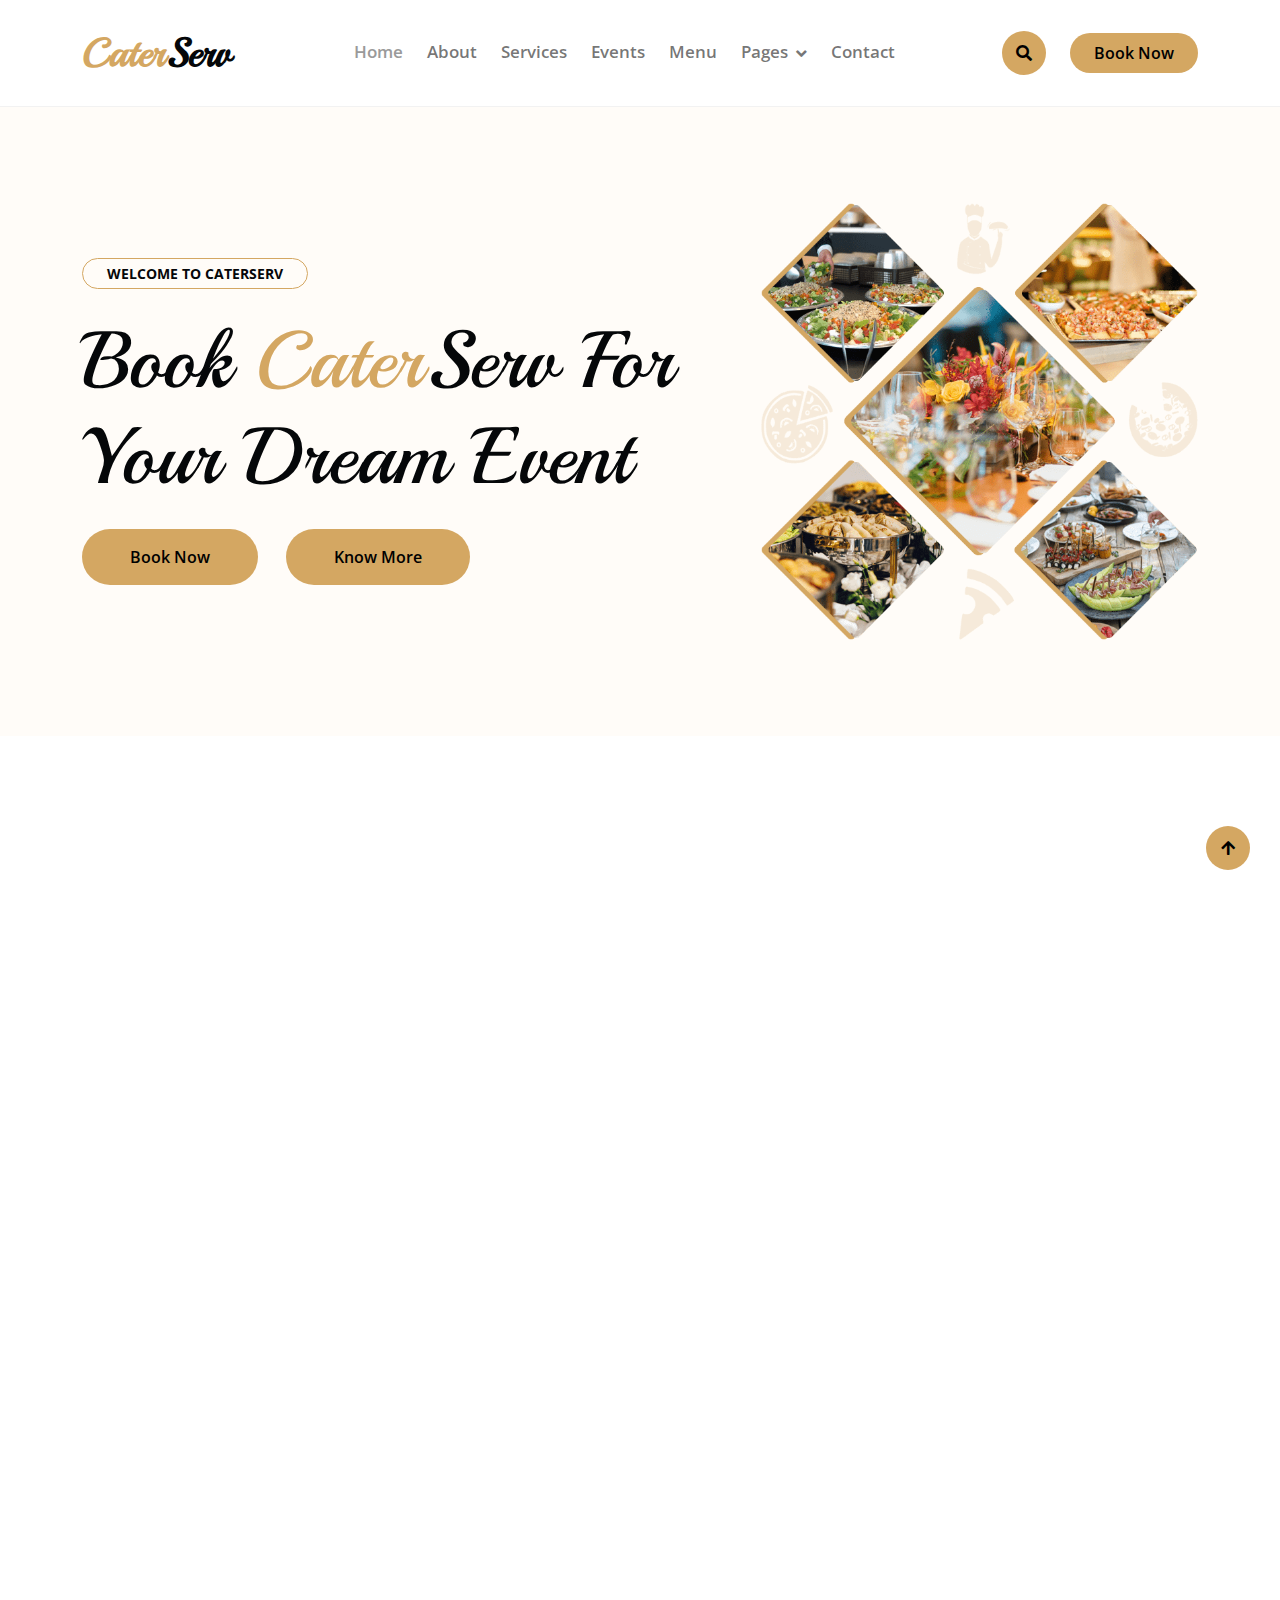
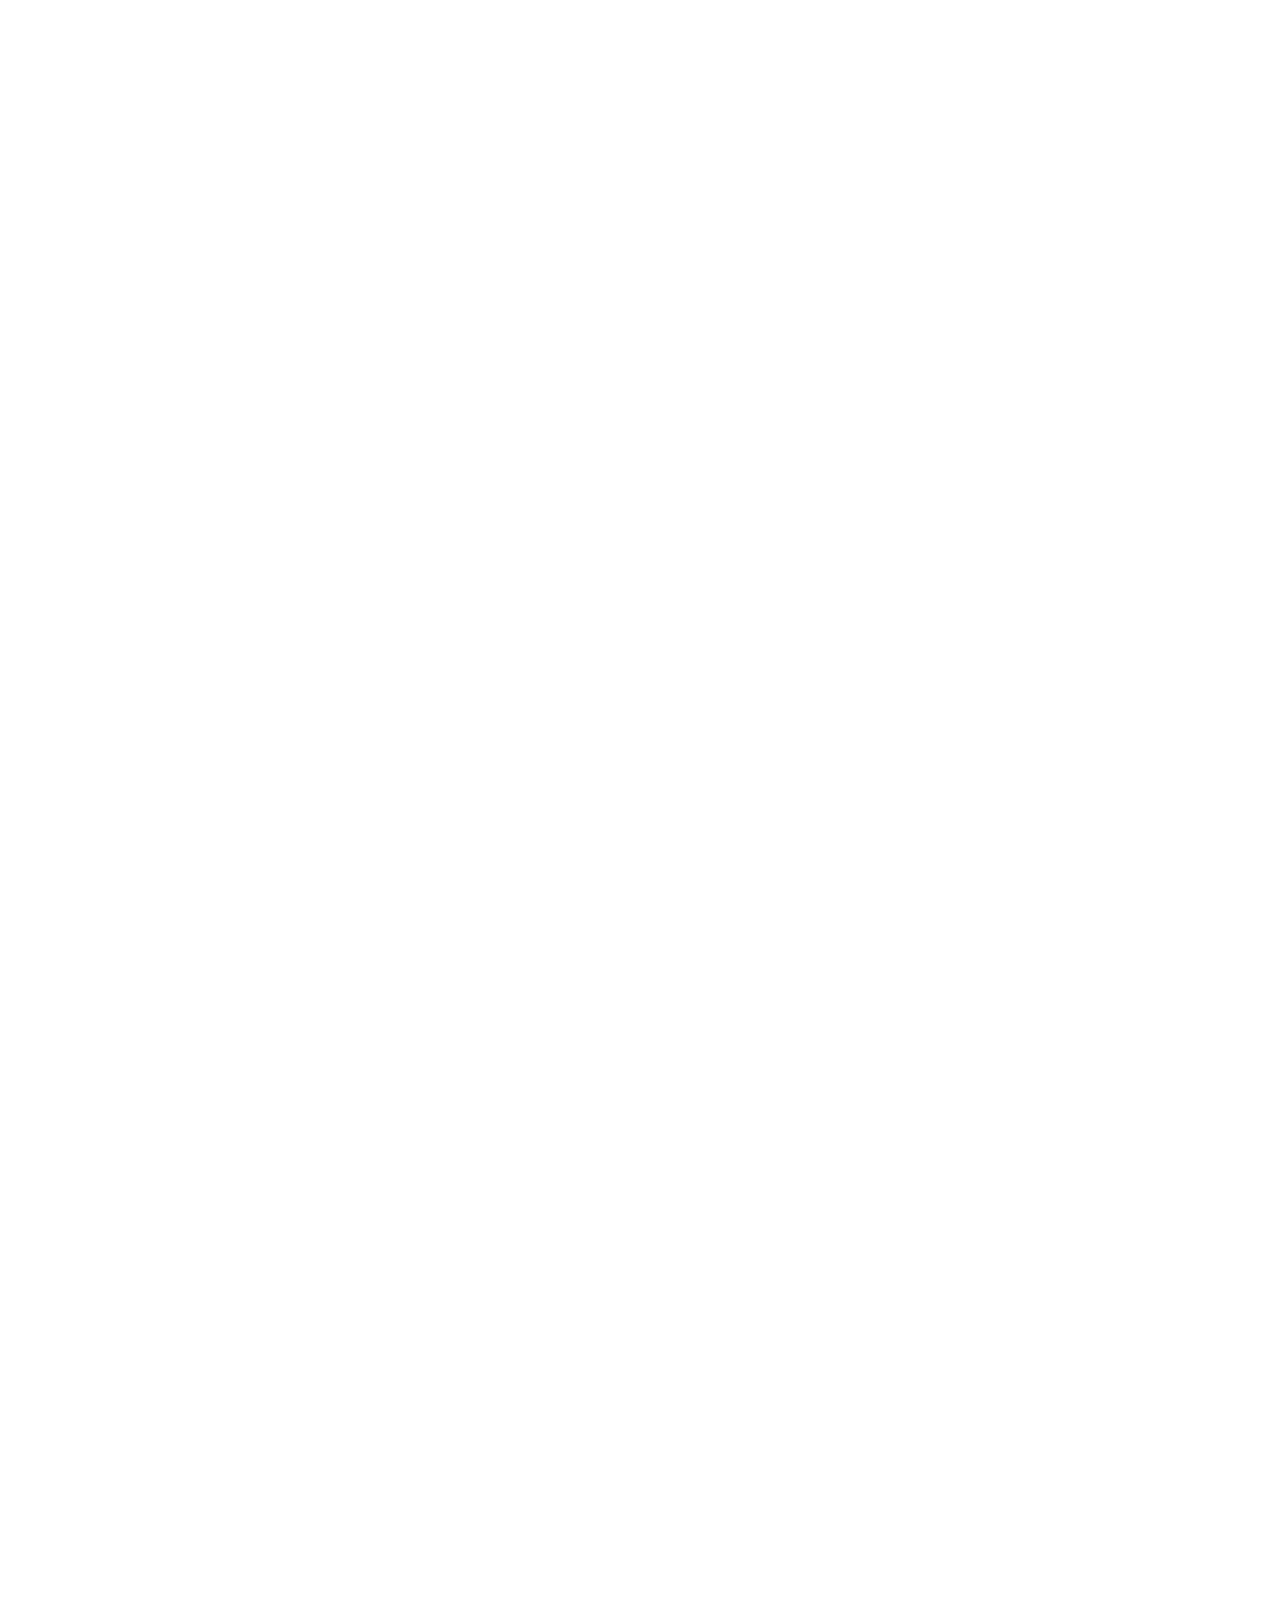
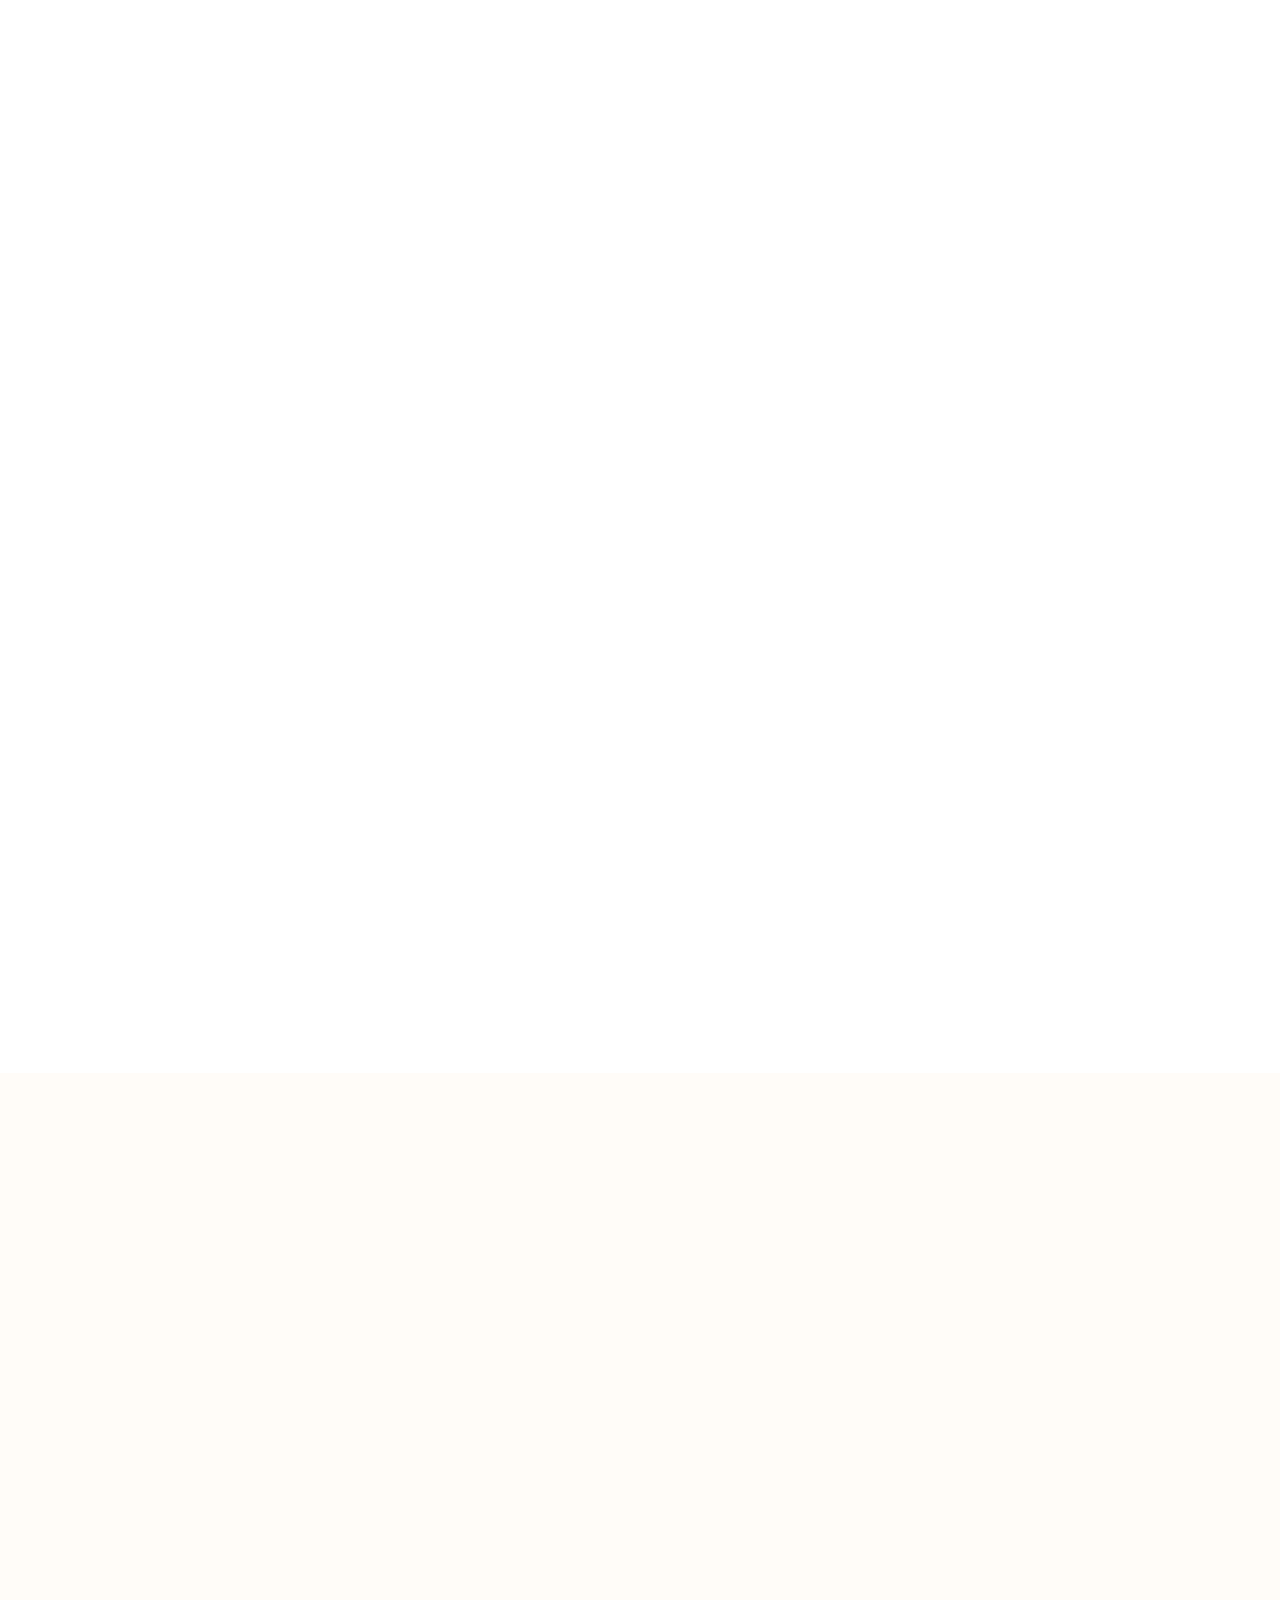
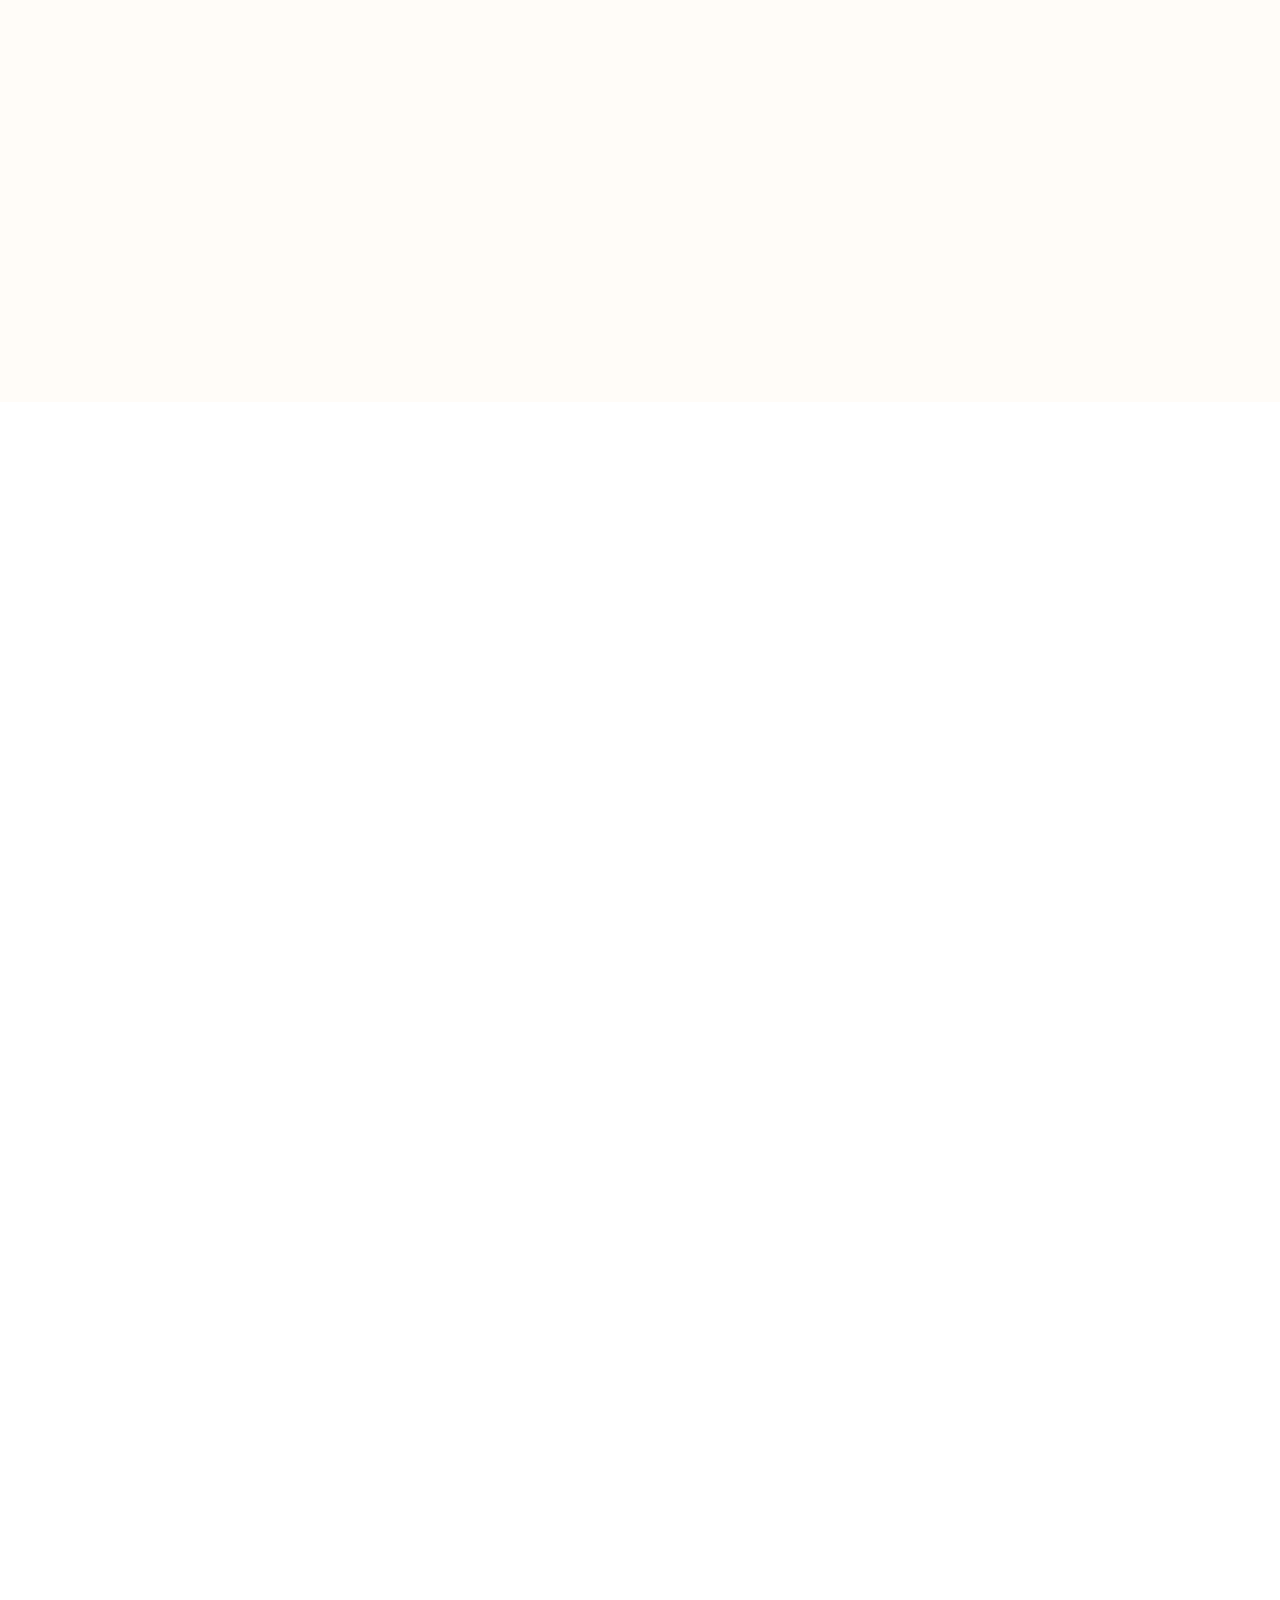
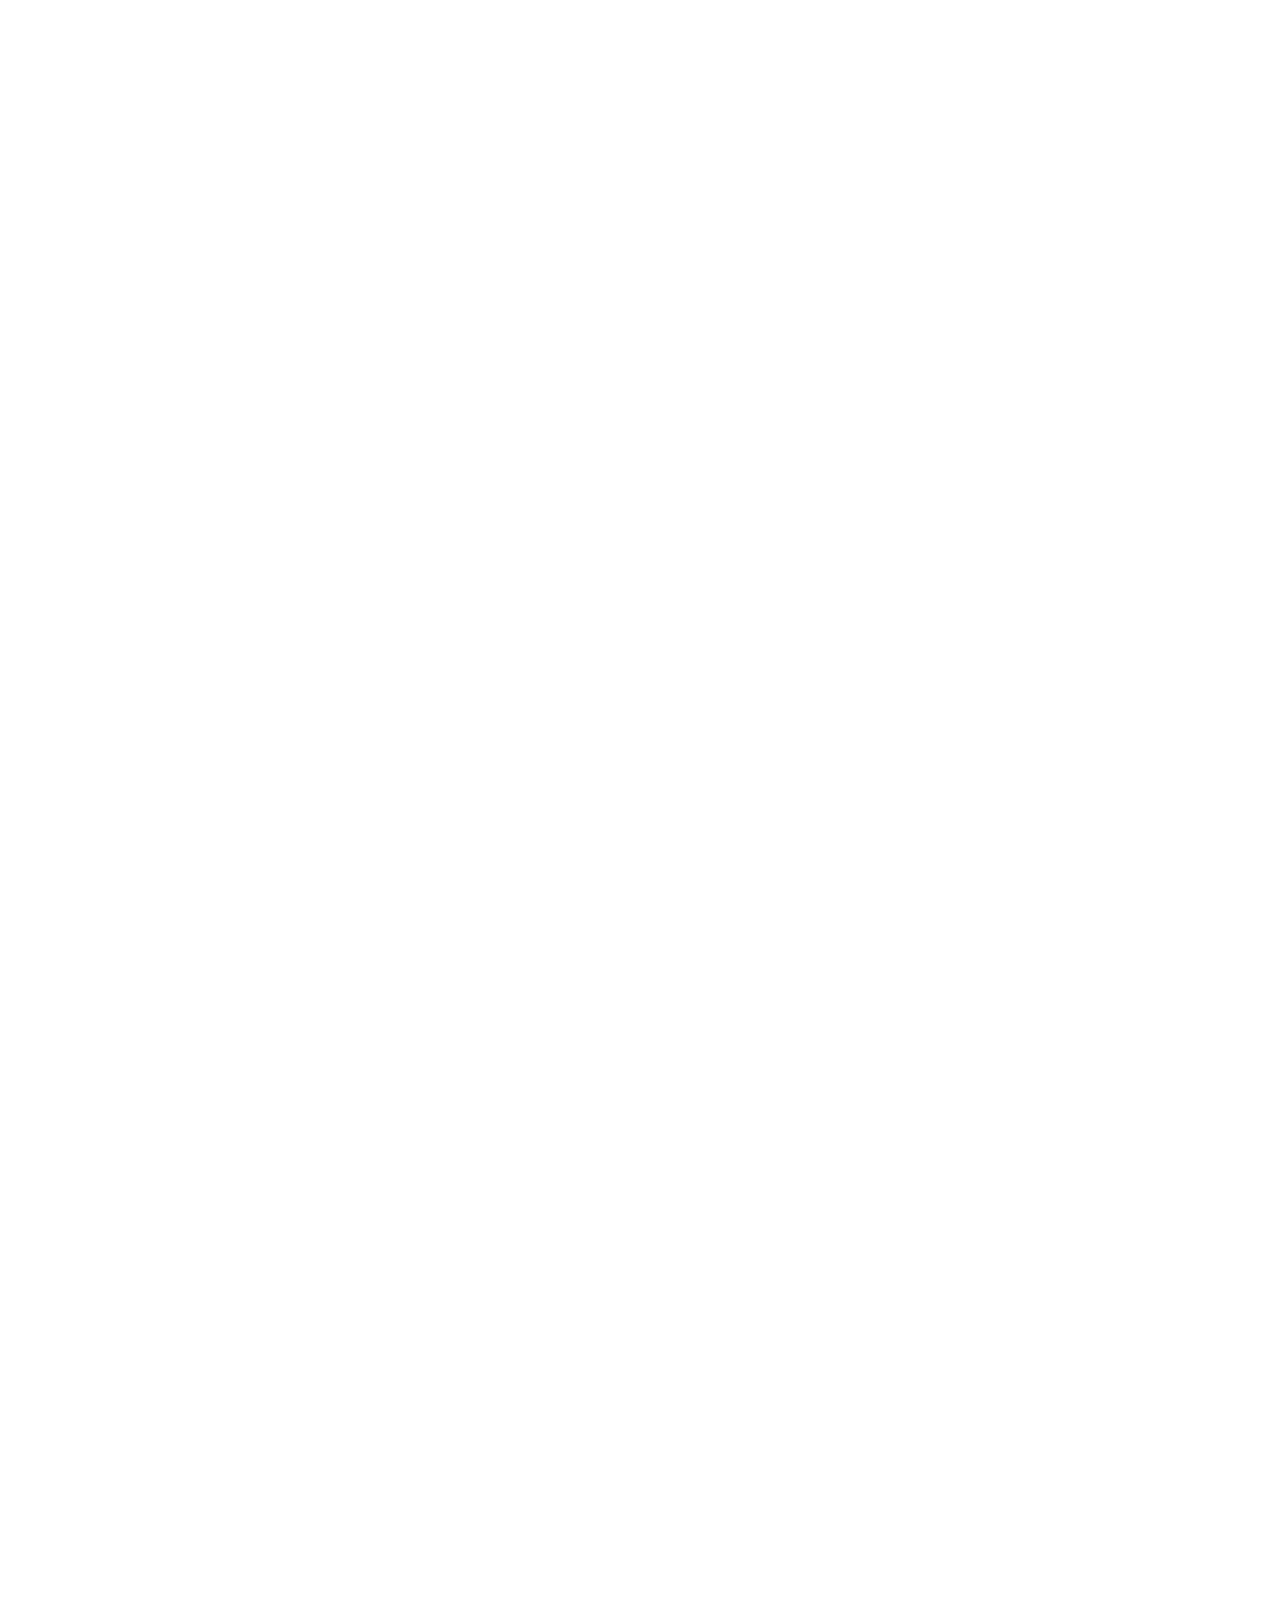
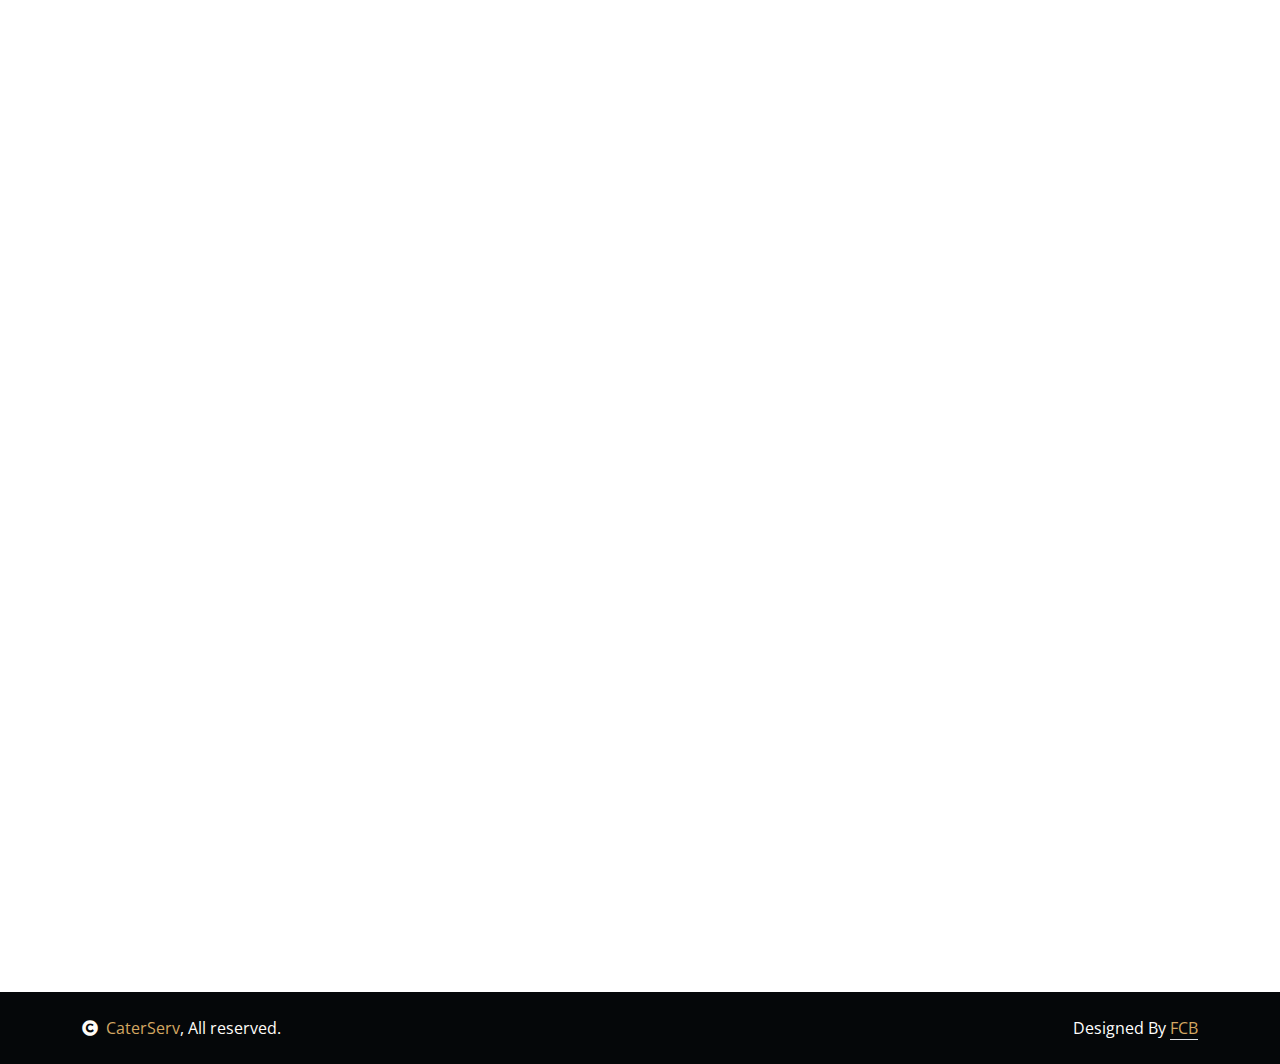
<file: index.html>
<!DOCTYPE html>
<html lang="en">

    <head>
        <meta charset="utf-8">
        <title>CaterServ</title>
        <meta content="width=device-width, initial-scale=1.0" name="viewport">
        <meta content="" name="keywords">
        <meta content="" name="description">

        <!-- Google Web Fonts -->
        <link rel="preconnect" href="https://fonts.googleapis.com">
        <link rel="preconnect" href="https://fonts.gstatic.com" crossorigin>
        <link href="https://fonts.googleapis.com/css2?family=Open+Sans:wght@400;600&family=Playball&display=swap" rel="stylesheet">

        <!-- Icon Font Stylesheet -->
        <link rel="stylesheet" href="https://use.fontawesome.com/releases/v5.15.4/css/all.css"/>
        <link href="https://cdn.jsdelivr.net/npm/bootstrap-icons@1.4.1/font/bootstrap-icons.css" rel="stylesheet">

        <!-- Libraries Stylesheet -->
        <link href="lib/animate/animate.min.css" rel="stylesheet">
        <link href="lib/lightbox/css/lightbox.min.css" rel="stylesheet">
        <link href="lib/owlcarousel/owl.carousel.min.css" rel="stylesheet">

        <!-- Customized Bootstrap Stylesheet -->
        <link href="css/bootstrap.min.css" rel="stylesheet">

        <!-- Template Stylesheet -->
        <link href="css/style.css" rel="stylesheet">
    </head>

    <body>

        <!-- Spinner Start -->
        <div id="spinner" class="show w-100 vh-100 bg-white position-fixed translate-middle top-50 start-50  d-flex align-items-center justify-content-center">
            <div class="spinner-grow text-primary" role="status"></div>
        </div>
        <!-- Spinner End -->


        <!-- Navbar start -->
        <div class="container-fluid nav-bar">
            <div class="container">
                <nav class="navbar navbar-light navbar-expand-lg py-4">
                    <a href="index.html" class="navbar-brand">
                        <h1 class="text-primary fw-bold mb-0">Cater<span class="text-dark">Serv</span> </h1>
                    </a>
                    <button class="navbar-toggler py-2 px-3" type="button" data-bs-toggle="collapse" data-bs-target="#navbarCollapse">
                        <span class="fa fa-bars text-primary"></span>
                    </button>
                    <div class="collapse navbar-collapse" id="navbarCollapse">
                        <div class="navbar-nav mx-auto">
                            <a href="index.html" class="nav-item nav-link active">Home</a>
                            <a href="about.html" class="nav-item nav-link">About</a>
                            <a href="service.html" class="nav-item nav-link">Services</a>
                            <a href="event.html" class="nav-item nav-link">Events</a>
                            <a href="menu.html" class="nav-item nav-link">Menu</a>
                            <div class="nav-item dropdown">
                                <a href="#" class="nav-link dropdown-toggle" data-bs-toggle="dropdown">Pages</a>
                                <div class="dropdown-menu bg-light">
                                    <a href="book.html" class="dropdown-item">Booking</a>
                                    <a href="blog.html" class="dropdown-item">Our Blog</a>
                                    <a href="team.html" class="dropdown-item">Our Team</a>
                                    <a href="testimonial.html" class="dropdown-item">Testimonial</a>
                                    <a href="404.html" class="dropdown-item">404 Page</a>
                                </div>
                            </div>
                            <a href="contact.html" class="nav-item nav-link">Contact</a>
                        </div>
                        <button class="btn-search btn btn-primary btn-md-square me-4 rounded-circle d-none d-lg-inline-flex" data-bs-toggle="modal" data-bs-target="#searchModal"><i class="fas fa-search"></i></button>
                        <a href="" class="btn btn-primary py-2 px-4 d-none d-xl-inline-block rounded-pill">Book Now</a>
                    </div>
                </nav>
            </div>
        </div>
        <!-- Navbar End -->


        <!-- Modal Search Start -->
        <div class="modal fade" id="searchModal" tabindex="-1" aria-labelledby="exampleModalLabel" aria-hidden="true">
            <div class="modal-dialog modal-fullscreen">
                <div class="modal-content rounded-0">
                    <div class="modal-header">
                        <h5 class="modal-title" id="exampleModalLabel">Search by keyword</h5>
                        <button type="button" class="btn-close" data-bs-dismiss="modal" aria-label="Close"></button>
                    </div>
                    <div class="modal-body d-flex align-items-center">
                        <div class="input-group w-75 mx-auto d-flex">
                            <input type="search" class="form-control bg-transparent p-3" placeholder="keywords" aria-describedby="search-icon-1">
                            <span id="search-icon-1" class="input-group-text p-3"><i class="fa fa-search"></i></span>
                        </div>
                    </div>
                </div>
            </div>
        </div>
        <!-- Modal Search End -->


        <!-- Hero Start -->
        <div class="container-fluid bg-light py-6 my-6 mt-0">
            <div class="container">
                <div class="row g-5 align-items-center">
                    <div class="col-lg-7 col-md-12">
                        <small class="d-inline-block fw-bold text-dark text-uppercase bg-light border border-primary rounded-pill px-4 py-1 mb-4 animated bounceInDown">Welcome to CaterServ</small>
                        <h1 class="display-1 mb-4 animated bounceInDown">Book <span class="text-primary">Cater</span>Serv For Your Dream Event</h1>
                        <a href="" class="btn btn-primary border-0 rounded-pill py-3 px-4 px-md-5 me-4 animated bounceInLeft">Book Now</a>
                        <a href="" class="btn btn-primary border-0 rounded-pill py-3 px-4 px-md-5 animated bounceInLeft">Know More</a>
                    </div>
                    <div class="col-lg-5 col-md-12">
                        <img src="img/hero.png" class="img-fluid rounded animated zoomIn" alt="">
                    </div>
                </div>
            </div>
        </div>
        <!-- Hero End -->


        <!-- About Satrt -->
        <div class="container-fluid py-6">
            <div class="container">
                <div class="row g-5 align-items-center">
                    <div class="col-lg-5 wow bounceInUp" data-wow-delay="0.1s">
                        <img src="img/about.jpg" class="img-fluid rounded" alt="">
                    </div>
                    <div class="col-lg-7 wow bounceInUp" data-wow-delay="0.3s">
                        <small class="d-inline-block fw-bold text-dark text-uppercase bg-light border border-primary rounded-pill px-4 py-1 mb-3">About Us</small>
                        <h1 class="display-5 mb-4">Trusted By 200 + satisfied clients</h1>
                        <p class="mb-4">Consectetur adipisicing elit, sed do eiusmod tempor incididunt ut labore eit esdioilore magna aliqua. Ut enim ad minim veniam, 
                            quis nostrud exercitation ullaemco laboeeiris nisi ut aliquip ex ea commodo consequat. Duis aute irure 
                            dolor iesdein reprehendeerit in voluptate velit esse cillum dolore.</p>
                        <div class="row g-4 text-dark mb-5">
                            <div class="col-sm-6">
                                <i class="fas fa-share text-primary me-2"></i>Fresh and Fast food Delivery
                            </div>
                            <div class="col-sm-6">
                                <i class="fas fa-share text-primary me-2"></i>24/7 Customer Support
                            </div>
                            <div class="col-sm-6">
                                <i class="fas fa-share text-primary me-2"></i>Easy Customization Options
                            </div>
                            <div class="col-sm-6">
                                <i class="fas fa-share text-primary me-2"></i>Delicious Deals for Delicious Meals
                            </div>
                        </div>
                        <a href="" class="btn btn-primary py-3 px-5 rounded-pill">About Us<i class="fas fa-arrow-right ps-2"></i></a>
                    </div>
                </div>
            </div>
        </div>
        <!-- About End -->


        <!-- Fact Start-->
        <div class="container-fluid faqt py-6">
            <div class="container">
                <div class="row g-4 align-items-center">
                    <div class="col-lg-7">
                       <div class="row g-4">
                            <div class="col-sm-4 wow bounceInUp" data-wow-delay="0.3s">
                                <div class="faqt-item bg-primary rounded p-4 text-center">
                                    <i class="fas fa-users fa-4x mb-4 text-white"></i>
                                    <h1 class="display-4 fw-bold" data-toggle="counter-up">689</h1>
                                    <p class="text-dark text-uppercase fw-bold mb-0">Happy Customers</p>
                                </div>
                            </div>
                            <div class="col-sm-4 wow bounceInUp" data-wow-delay="0.5s">
                                <div class="faqt-item bg-primary rounded p-4 text-center">
                                    <i class="fas fa-users-cog fa-4x mb-4 text-white"></i>
                                    <h1 class="display-4 fw-bold" data-toggle="counter-up">107</h1>
                                    <p class="text-dark text-uppercase fw-bold mb-0">Expert Chefs</p>
                                </div>
                            </div>
                            <div class="col-sm-4 wow bounceInUp" data-wow-delay="0.7s">
                                <div class="faqt-item bg-primary rounded p-4 text-center">
                                    <i class="fas fa-check fa-4x mb-4 text-white"></i>
                                    <h1 class="display-4 fw-bold" data-toggle="counter-up">253</h1>
                                    <p class="text-dark text-uppercase fw-bold mb-0">Events Complete</p>
                                </div>
                            </div>
                        </div>
                    </div>
                    <div class="col-lg-5 wow bounceInUp" data-wow-delay="0.1s">
                        <div class="video">
                            <button type="button" class="btn btn-play" data-bs-toggle="modal" data-src="https://www.youtube.com/embed/Y88uxC0OmwA" data-bs-target="#videoModal">
                                <span></span>
                            </button>
                        </div>
                    </div>
                </div>
            </div>
        </div>
        <!-- Modal Video -->
        <div class="modal fade" id="videoModal" tabindex="-1" aria-labelledby="exampleModalLabel" aria-hidden="true">
            <div class="modal-dialog">
                <div class="modal-content rounded-0">
                    <div class="modal-header">
                        <h5 class="modal-title" id="exampleModalLabel">Youtube Video</h5>
                        <button type="button" class="btn-close" data-bs-dismiss="modal" aria-label="Close"></button>
                    </div>
                    <div class="modal-body">
                        <!-- 16:9 aspect ratio -->
                        <div class="ratio ratio-16x9">
                            <iframe class="embed-responsive-item" src="" id="video" allowfullscreen allowscriptaccess="always"
                                allow="autoplay"></iframe>
                        </div>
                    </div>
                </div>
            </div>
        </div>
        <!-- Fact End -->


        <!-- Service Start -->
        <div class="container-fluid service py-6">
            <div class="container">
                <div class="text-center wow bounceInUp" data-wow-delay="0.1s">
                    <small class="d-inline-block fw-bold text-dark text-uppercase bg-light border border-primary rounded-pill px-4 py-1 mb-3">Our Services</small>
                    <h1 class="display-5 mb-5">What We Offer</h1>
                </div>
                <div class="row g-4">
                    <div class="col-lg-3 col-md-6 col-sm-12 wow bounceInUp" data-wow-delay="0.1s">
                        <div class="bg-light rounded service-item">
                            <div class="service-content d-flex align-items-center justify-content-center p-4">
                                <div class="service-content-icon text-center">
                                    <i class="fas fa-cheese fa-7x text-primary mb-4"></i>
                                    <h4 class="mb-3">Wedding Services</h4>
                                    <p class="mb-4">Contrary to popular belief, ipsum is not simply random.</p>
                                    <a href="#" class="btn btn-primary px-4 py-2 rounded-pill">Read More</a>
                                </div>
                            </div>
                        </div>
                    </div>
                    <div class="col-lg-3 col-md-6 col-sm-12 wow bounceInUp" data-wow-delay="0.3s">
                        <div class="bg-light rounded service-item">
                            <div class="service-content d-flex align-items-center justify-content-center p-4">
                                <div class="service-content-icon text-center">
                                    <i class="fas fa-pizza-slice fa-7x text-primary mb-4"></i>
                                    <h4 class="mb-3">Corporate Catering</h4>
                                    <p class="mb-4">Contrary to popular belief, ipsum is not simply random.</p>
                                    <a href="#" class="btn btn-primary px-4 py-2 rounded-pill">Read More</a>
                                </div>
                            </div>
                        </div>
                    </div>
                    <div class="col-lg-3 col-md-6 col-sm-12 wow bounceInUp" data-wow-delay="0.5s">
                        <div class="bg-light rounded service-item">
                            <div class="service-content d-flex align-items-center justify-content-center p-4">
                                <div class="service-content-icon text-center">
                                    <i class="fas fa-hotdog fa-7x text-primary mb-4"></i>
                                    <h4 class="mb-3">Cocktail Reception</h4>
                                    <p class="mb-4">Contrary to popular belief, ipsum is not simply random.</p>
                                    <a href="#" class="btn btn-primary px-4 py-2 rounded-pill">Read More</a>
                                </div>
                            </div>
                        </div>
                    </div>
                    <div class="col-lg-3 col-md-6 col-sm-12 wow bounceInUp" data-wow-delay="0.7s">
                        <div class="bg-light rounded service-item">
                            <div class="service-content d-flex align-items-center justify-content-center p-4">
                                <div class="service-content-icon text-center">
                                    <i class="fas fa-hamburger fa-7x text-primary mb-4"></i>
                                    <h4 class="mb-3">Bento Catering</h4>
                                    <p class="mb-4">Contrary to popular belief, ipsum is not simply random.</p>
                                    <a href="#" class="btn btn-primary px-4 py-2 rounded-pill">Read More</a>
                                </div>
                            </div>
                        </div>
                    </div>
                    <div class="col-lg-3 col-md-6 col-sm-12 wow bounceInUp" data-wow-delay="0.1s">
                        <div class="bg-light rounded service-item">
                            <div class="service-content d-flex align-items-center justify-content-center p-4">
                                <div class="service-content-icon text-center">
                                    <i class="fas fa-wine-glass-alt fa-7x text-primary mb-4"></i>
                                    <h4 class="mb-3">Pub Party</h4>
                                    <p class="mb-4">Contrary to popular belief, ipsum is not simply random.</p>
                                    <a href="#" class="btn btn-primary px-4 py-2 rounded-pill">Read More</a>
                                </div>
                            </div>
                        </div>
                    </div>
                    <div class="col-lg-3 col-md-6 col-sm-12 wow bounceInUp" data-wow-delay="0.3s">
                        <div class="bg-light rounded service-item">
                            <div class="service-content d-flex align-items-center justify-content-center p-4">
                                <div class="service-content-icon text-center">
                                    <i class="fas fa-walking fa-7x text-primary mb-4"></i>
                                    <h4 class="mb-3">Home Delivery</h4>
                                    <p class="mb-4">Contrary to popular belief, ipsum is not simply random.</p>
                                    <a href="#" class="btn btn-primary px-4 py-2 rounded-pill">Read More</a>
                                </div>
                            </div>
                        </div>
                    </div>
                    <div class="col-lg-3 col-md-6 col-sm-12 wow bounceInUp" data-wow-delay="0.5s">
                        <div class="bg-light rounded service-item">
                            <div class="service-content d-flex align-items-center justify-content-center p-4">
                                <div class="service-content-icon text-center">
                                    <i class="fas fa-wheelchair fa-7x text-primary mb-4"></i>
                                    <h4 class="mb-3">Sit-down Catering</h4>
                                    <p class="mb-4">Contrary to popular belief, ipsum is not simply random.</p>
                                    <a href="#" class="btn btn-primary px-4 py-2 rounded-pill">Read More</a>
                                </div>
                            </div>
                        </div>
                    </div>
                    <div class="col-lg-3 col-md-6 col-sm-12 wow bounceInUp" data-wow-delay="0.7s">
                        <div class="bg-light rounded service-item">
                            <div class="service-content d-flex align-items-center justify-content-center p-4">
                                <div class="service-content-icon text-center">
                                    <i class="fas fa-utensils fa-7x text-primary mb-4"></i>
                                    <h4 class="mb-3">Buffet Catering</h4>
                                    <p class="mb-4">Contrary to popular belief, ipsum is not simply random.</p>
                                    <a href="#" class="btn btn-primary px-4 py-2 rounded-pill">Read More</a>
                                </div>
                            </div>
                        </div>
                    </div>
                </div>
            </div>
        </div>
        <!-- Service End -->


        <!-- Events Start -->
        <div class="container-fluid event py-6">
            <div class="container">
                <div class="text-center wow bounceInUp" data-wow-delay="0.1s">
                    <small class="d-inline-block fw-bold text-dark text-uppercase bg-light border border-primary rounded-pill px-4 py-1 mb-3">Latest Events</small>
                    <h1 class="display-5 mb-5">Our Social & Professional Events Gallery</h1>
                </div>
                <div class="tab-class text-center">
                    <ul class="nav nav-pills d-inline-flex justify-content-center mb-5 wow bounceInUp" data-wow-delay="0.1s">
                        <li class="nav-item p-2">
                            <a class="d-flex mx-2 py-2 border border-primary bg-light rounded-pill active" data-bs-toggle="pill" href="#tab-1">
                                <span class="text-dark" style="width: 150px;">All Events</span>
                            </a>
                        </li>
                        <li class="nav-item p-2">
                            <a class="d-flex py-2 mx-2 border border-primary bg-light rounded-pill" data-bs-toggle="pill" href="#tab-2">
                                <span class="text-dark" style="width: 150px;">Wedding</span>
                            </a>
                        </li>
                        <li class="nav-item p-2">
                            <a class="d-flex mx-2 py-2 border border-primary bg-light rounded-pill" data-bs-toggle="pill" href="#tab-3">
                                <span class="text-dark" style="width: 150px;">Corporate</span>
                            </a>
                        </li>
                        <li class="nav-item p-2">
                            <a class="d-flex mx-2 py-2 border border-primary bg-light rounded-pill" data-bs-toggle="pill" href="#tab-4">
                                <span class="text-dark" style="width: 150px;">Cocktail</span>
                            </a>
                        </li>
                        <li class="nav-item p-2">
                            <a class="d-flex mx-2 py-2 border border-primary bg-light rounded-pill" data-bs-toggle="pill" href="#tab-5">
                                <span class="text-dark" style="width: 150px;">Buffet</span>
                            </a>
                        </li>
                    </ul>
                    <div class="tab-content">
                        <div id="tab-1" class="tab-pane fade show p-0 active">
                            <div class="row g-4">
                                <div class="col-lg-12">
                                    <div class="row g-4">
                                        <div class="col-md-6 col-lg-3 wow bounceInUp" data-wow-delay="0.1s">
                                            <div class="event-img position-relative">
                                                <img class="img-fluid rounded w-100" src="img/event-1.jpg" alt="">
                                                <div class="event-overlay d-flex flex-column p-4">
                                                    <h4 class="me-auto">Wedding</h4>
                                                    <a href="img/event-1.jpg" data-lightbox="event-1" class="my-auto"><i class="fas fa-search-plus text-dark fa-2x"></i></a>
                                                </div>
                                            </div>
                                        </div>
                                        <div class="col-md-6 col-lg-3 wow bounceInUp" data-wow-delay="0.3s">
                                            <div class="event-img position-relative">
                                                <img class="img-fluid rounded w-100" src="img/event-2.jpg" alt="">
                                                <div class="event-overlay d-flex flex-column p-4">
                                                    <h4 class="me-auto">Corporate</h4>
                                                    <a href="img/event-2.jpg" data-lightbox="event-2" class="my-auto"><i class="fas fa-search-plus text-dark fa-2x"></i></a>
                                                </div>
                                            </div>
                                        </div>
                                        <div class="col-md-6 col-lg-3 wow bounceInUp" data-wow-delay="0.5s">
                                            <div class="event-img position-relative">
                                                <img class="img-fluid rounded w-100" src="img/event-3.jpg" alt="">
                                                <div class="event-overlay d-flex flex-column p-4">
                                                    <h4 class="me-auto">Wedding</h4>
                                                    <a href="img/event-3.jpg" data-lightbox="event-3" class="my-auto"><i class="fas fa-search-plus text-dark fa-2x"></i></a>
                                                </div>
                                            </div>
                                        </div>
                                        <div class="col-md-6 col-lg-3 wow bounceInUp" data-wow-delay="0.7s">
                                            <div class="event-img position-relative">
                                                <img class="img-fluid rounded w-100" src="img/event-4.jpg" alt="">
                                                <div class="event-overlay d-flex flex-column p-4">
                                                    <h4 class="me-auto">Buffet</h4>
                                                    <a href="img/event-4.jpg" data-lightbox="event-4" class="my-auto"><i class="fas fa-search-plus text-dark fa-2x"></i></a>
                                                </div>
                                            </div>
                                        </div>
                                        <div class="col-md-6 col-lg-3 wow bounceInUp" data-wow-delay="0.1s">
                                            <div class="event-img position-relative">
                                                <img class="img-fluid rounded w-100" src="img/event-5.jpg" alt="">
                                                <div class="event-overlay d-flex flex-column p-4">
                                                    <h4 class="me-auto">Cocktail</h4>
                                                    <a href="img/event-5.jpg" data-lightbox="event-5" class="my-auto"><i class="fas fa-search-plus text-dark fa-2x"></i></a>
                                                </div>
                                            </div>
                                        </div>
                                        <div class="col-md-6 col-lg-3 wow bounceInUp" data-wow-delay="0.3s">
                                            <div class="event-img position-relative">
                                                <img class="img-fluid rounded w-100" src="img/event-6.jpg" alt="">
                                                <div class="event-overlay d-flex flex-column p-4">
                                                    <h4 class="me-auto">Wedding</h4>
                                                    <a href="img/event-6.jpg" data-lightbox="event-6" class="my-auto"><i class="fas fa-search-plus text-dark fa-2x"></i></a>
                                                </div>
                                            </div>
                                        </div>
                                        <div class="col-md-6 col-lg-3 wow bounceInUp" data-wow-delay="0.5s">
                                            <div class="event-img position-relative">
                                                <img class="img-fluid rounded w-100" src="img/event-7.jpg" alt="">
                                                <div class="event-overlay d-flex flex-column p-4">
                                                    <h4 class="me-auto">Buffet</h4>
                                                    <a href="img/event-7.jpg" data-lightbox="event-7" class="my-auto"><i class="fas fa-search-plus text-dark fa-2x"></i></a>
                                                </div>
                                            </div>
                                        </div>
                                        <div class="col-md-6 col-lg-3 wow bounceInUp" data-wow-delay="0.7s">
                                            <div class="event-img position-relative">
                                                <img class="img-fluid rounded w-100" src="img/event-8.jpg" alt="">
                                                <div class="event-overlay d-flex flex-column p-4">
                                                    <h4 class="me-auto">Corporate</h4>
                                                    <a href="img/event-8.jpg" data-lightbox="event-17" class="my-auto"><i class="fas fa-search-plus text-dark fa-2x"></i></a>
                                                </div>
                                            </div>
                                        </div>
                                    </div>
                                </div>
                            </div>
                        </div>
                        <div id="tab-2" class="tab-pane fade show p-0">
                            <div class="row g-4">
                                <div class="col-lg-12">
                                    <div class="row g-4">
                                        <div class="col-md-6 col-lg-3">
                                            <div class="event-img position-relative">
                                                <img class="img-fluid rounded w-100" src="img/event-1.jpg" alt="">
                                                <div class="event-overlay d-flex flex-column p-4">
                                                    <h4 class="me-auto">Wedding</h4>
                                                    <a href="img/01.jpg" data-lightbox="event-8" class="my-auto"><i class="fas fa-search-plus text-dark fa-2x"></i></a>
                                                </div>
                                            </div>
                                        </div>
                                        <div class="col-md-6 col-lg-3">
                                            <div class="event-img position-relative">
                                                <img class="img-fluid rounded w-100" src="img/event-2.jpg" alt="">
                                                <div class="event-overlay d-flex flex-column p-4">
                                                    <h4 class="me-auto">Wedding</h4>
                                                    <a href="img/01.jpg" data-lightbox="event-9" class="my-auto"><i class="fas fa-search-plus text-dark fa-2x"></i></a>
                                                </div>
                                            </div>
                                        </div>
                                    </div>
                                </div>
                            </div>
                        </div>
                        <div id="tab-3" class="tab-pane fade show p-0">
                            <div class="row g-4">
                                <div class="col-lg-12">
                                    <div class="row g-4">
                                        <div class="col-md-6 col-lg-3">
                                            <div class="event-img position-relative">
                                                <img class="img-fluid rounded w-100" src="img/event-3.jpg" alt="">
                                                <div class="event-overlay d-flex flex-column p-4">
                                                    <h4 class="me-auto">Corporate</h4>
                                                    <a href="img/01.jpg" data-lightbox="event-10" class="my-auto"><i class="fas fa-search-plus text-dark fa-2x"></i></a>
                                                </div>
                                            </div>
                                        </div>
                                        <div class="col-md-6 col-lg-3">
                                            <div class="event-img position-relative">
                                                <img class="img-fluid rounded w-100" src="img/event-4.jpg" alt="">
                                                <div class="event-overlay d-flex flex-column p-4">
                                                    <h4 class="me-auto">Corporate</h4>
                                                    <a href="img/01.jpg" data-lightbox="event-11" class="my-auto"><i class="fas fa-search-plus text-dark fa-2x"></i></a>
                                                </div>
                                            </div>
                                        </div>
                                    </div>
                                </div>
                            </div>
                        </div>
                        <div id="tab-4" class="tab-pane fade show p-0">
                            <div class="row g-4">
                                <div class="col-lg-12">
                                    <div class="row g-4">
                                        <div class="col-md-6 col-lg-3">
                                            <div class="event-img position-relative">
                                                <img class="img-fluid rounded w-100" src="img/event-5.jpg" alt="">
                                                <div class="event-overlay d-flex flex-column p-4">
                                                    <h4 class="me-auto">Cocktail</h4>
                                                    <a href="img/01.jpg" data-lightbox="event-12" class="my-auto"><i class="fas fa-search-plus text-dark fa-2x"></i></a>
                                                </div>
                                            </div>
                                        </div>
                                        <div class="col-md-6 col-lg-3">
                                            <div class="event-img position-relative">
                                                <img class="img-fluid rounded w-100" src="img/event-6.jpg" alt="">
                                                <div class="event-overlay d-flex flex-column p-4">
                                                    <h4 class="me-auto">Cocktail</h4>
                                                    <a href="img/01.jpg" data-lightbox="event-13" class="my-auto"><i class="fas fa-search-plus text-dark fa-2x"></i></a>
                                                </div>
                                            </div>
                                        </div>
                                    </div>
                                </div>
                            </div>
                        </div>
                        <div id="tab-5" class="tab-pane fade show p-0">
                            <div class="row g-4">
                                <div class="col-lg-12">
                                    <div class="row g-4">
                                        <div class="col-md-6 col-lg-3">
                                            <div class="event-img position-relative">
                                                <img class="img-fluid rounded w-100" src="img/event-7.jpg" alt="">
                                                <div class="event-overlay d-flex flex-column p-4">
                                                    <h4 class="me-auto">Buffet</h4>
                                                    <a href="img/01.jpg" data-lightbox="event-14" class="my-auto"><i class="fas fa-search-plus text-dark fa-2x"></i></a>
                                                </div>
                                            </div>
                                        </div>
                                        <div class="col-md-6 col-lg-3">
                                            <div class="event-img position-relative">
                                                <img class="img-fluid rounded w-100" src="img/event-8.jpg" alt="">
                                                <div class="event-overlay d-flex flex-column p-4">
                                                    <h4 class="me-auto">Buffet</h4>
                                                    <a href="img/01.jpg" data-lightbox="event-15" class="my-auto"><i class="fas fa-search-plus text-dark fa-2x"></i></a>
                                                </div>
                                            </div>
                                        </div>
                                    </div>
                                </div>
                            </div>
                        </div>
                    </div>
                </div>
            </div>
        </div>
        <!-- Events End -->


        <!-- Menu Start -->
        <div class="container-fluid menu bg-light py-6 my-6">
            <div class="container">
                <div class="text-center wow bounceInUp" data-wow-delay="0.1s">
                    <small class="d-inline-block fw-bold text-dark text-uppercase bg-light border border-primary rounded-pill px-4 py-1 mb-3">Our Menu</small>
                    <h1 class="display-5 mb-5">Most Popular Food in the World</h1>
                </div>
                <div class="tab-class text-center">
                    <ul class="nav nav-pills d-inline-flex justify-content-center mb-5 wow bounceInUp" data-wow-delay="0.1s">
                        <li class="nav-item p-2">
                            <a class="d-flex py-2 mx-2 border border-primary bg-white rounded-pill active" data-bs-toggle="pill" href="#tab-6">
                                <span class="text-dark" style="width: 150px;">Starter</span>
                            </a>
                        </li>
                        <li class="nav-item p-2">
                            <a class="d-flex py-2 mx-2 border border-primary bg-white rounded-pill" data-bs-toggle="pill" href="#tab-7">
                                <span class="text-dark" style="width: 150px;">Main Course</span>
                            </a>
                        </li>
                        <li class="nav-item p-2">
                            <a class="d-flex py-2 mx-2 border border-primary bg-white rounded-pill" data-bs-toggle="pill" href="#tab-8">
                                <span class="text-dark" style="width: 150px;">Drinks</span>
                            </a>
                        </li>
                        <li class="nav-item p-2">
                            <a class="d-flex py-2 mx-2 border border-primary bg-white rounded-pill" data-bs-toggle="pill" href="#tab-9">
                                <span class="text-dark" style="width: 150px;">Offers</span>
                            </a>
                        </li>
                        <li class="nav-item p-2">
                            <a class="d-flex py-2 mx-2 border border-primary bg-white rounded-pill" data-bs-toggle="pill" href="#tab-10">
                                <span class="text-dark" style="width: 150px;">Our Spesial</span>
                            </a>
                        </li>
                    </ul>
                    <div class="tab-content">
                        <div id="tab-6" class="tab-pane fade show p-0 active">
                            <div class="row g-4">
                                <div class="col-lg-6 wow bounceInUp" data-wow-delay="0.1s">
                                    <div class="menu-item d-flex align-items-center">
                                        <img class="flex-shrink-0 img-fluid rounded-circle" src="img/menu-01.jpg" alt="">
                                        <div class="w-100 d-flex flex-column text-start ps-4">
                                            <div class="d-flex justify-content-between border-bottom border-primary pb-2 mb-2">
                                                <h4>Paneer</h4>
                                                <h4 class="text-primary">$90</h4>
                                            </div>
                                            <p class="mb-0">Consectetur adipiscing elit sed dwso eiusmod tempor incididunt ut labore.</p>
                                        </div>
                                    </div>
                                </div>
                                <div class="col-lg-6 wow bounceInUp" data-wow-delay="0.2s">
                                    <div class="menu-item d-flex align-items-center">
                                        <img class="flex-shrink-0 img-fluid rounded-circle" src="img/menu-02.jpg" alt="">
                                        <div class="w-100 d-flex flex-column text-start ps-4">
                                            <div class="d-flex justify-content-between border-bottom border-primary pb-2 mb-2">
                                                <h4>Sweet Potato</h4>
                                                <h4 class="text-primary">$90</h4>
                                            </div>
                                            <p class="mb-0">Consectetur adipiscing elit sed dwso eiusmod tempor incididunt ut labore.</p>
                                        </div>
                                    </div>
                                </div>
                                <div class="col-lg-6 wow bounceInUp" data-wow-delay="0.3s">
                                    <div class="menu-item d-flex align-items-center">
                                        <img class="flex-shrink-0 img-fluid rounded-circle" src="img/menu-03.jpg" alt="">
                                        <div class="w-100 d-flex flex-column text-start ps-4">
                                            <div class="d-flex justify-content-between border-bottom border-primary pb-2 mb-2">
                                                <h4>Sabudana Tikki</h4>
                                                <h4 class="text-primary">$90</h4>
                                            </div>
                                            <p class="mb-0">Consectetur adipiscing elit sed dwso eiusmod tempor incididunt ut labore.</p>
                                        </div>
                                    </div>
                                </div>
                                <div class="col-lg-6 wow bounceInUp" data-wow-delay="0.4s">
                                    <div class="menu-item d-flex align-items-center">
                                        <img class="flex-shrink-0 img-fluid rounded-circle" src="img/menu-04.jpg" alt="">
                                        <div class="w-100 d-flex flex-column text-start ps-4">
                                            <div class="d-flex justify-content-between border-bottom border-primary pb-2 mb-2">
                                                <h4>Pizza</h4>
                                                <h4 class="text-primary">$90</h4>
                                            </div>
                                            <p class="mb-0">Consectetur adipiscing elit sed dwso eiusmod tempor incididunt ut labore.</p>
                                        </div>
                                    </div>
                                </div>
                                <div class="col-lg-6 wow bounceInUp" data-wow-delay="0.5s">
                                    <div class="menu-item d-flex align-items-center">
                                        <img class="flex-shrink-0 img-fluid rounded-circle" src="img/menu-05.jpg" alt="">
                                        <div class="w-100 d-flex flex-column text-start ps-4">
                                            <div class="d-flex justify-content-between border-bottom border-primary pb-2 mb-2">
                                                <h4>Bacon</h4>
                                                <h4 class="text-primary">$90</h4>
                                            </div>
                                            <p class="mb-0">Consectetur adipiscing elit sed dwso eiusmod tempor incididunt ut labore.</p>
                                        </div>
                                    </div>
                                </div>
                                <div class="col-lg-6 wow bounceInUp" data-wow-delay="0.6s">
                                    <div class="menu-item d-flex align-items-center">
                                        <img class="flex-shrink-0 img-fluid rounded-circle" src="img/menu-06.jpg" alt="">
                                        <div class="w-100 d-flex flex-column text-start ps-4">
                                            <div class="d-flex justify-content-between border-bottom border-primary pb-2 mb-2">
                                                <h4>Chicken</h4>
                                                <h4 class="text-primary">$90</h4>
                                            </div>
                                            <p class="mb-0">Consectetur adipiscing elit sed dwso eiusmod tempor incididunt ut labore.</p>
                                        </div>
                                    </div>
                                </div>
                                <div class="col-lg-6 wow bounceInUp" data-wow-delay="0.7s">
                                    <div class="menu-item d-flex align-items-center">
                                        <img class="flex-shrink-0 img-fluid rounded-circle" src="img/menu-07.jpg" alt="">
                                        <div class="w-100 d-flex flex-column text-start ps-4">
                                            <div class="d-flex justify-content-between border-bottom border-primary pb-2 mb-2">
                                                <h4>Blooming</h4>
                                                <h4 class="text-primary">$90</h4>
                                            </div>
                                            <p class="mb-0">Consectetur adipiscing elit sed dwso eiusmod tempor incididunt ut labore.</p>
                                        </div>
                                    </div>
                                </div>
                                <div class="col-lg-6 wow bounceInUp" data-wow-delay="0.8s">
                                    <div class="menu-item d-flex align-items-center">
                                        <img class="flex-shrink-0 img-fluid rounded-circle" src="img/menu-08.jpg" alt="">
                                        <div class="w-100 d-flex flex-column text-start ps-4">
                                            <div class="d-flex justify-content-between border-bottom border-primary pb-2 mb-2">
                                                <h4>Sweet</h4>
                                                <h4 class="text-primary">$90</h4>
                                            </div>
                                            <p class="mb-0">Consectetur adipiscing elit sed dwso eiusmod tempor incididunt ut labore.</p>
                                        </div>
                                    </div>
                                </div>
                            </div>
                        </div>
                        <div id="tab-7" class="tab-pane fade show p-0">
                            <div class="row g-4">
                                <div class="col-lg-6">
                                    <div class="menu-item d-flex align-items-center">
                                        <img class="flex-shrink-0 img-fluid rounded-circle" src="img/menu-01.jpg" alt="">
                                        <div class="w-100 d-flex flex-column text-start ps-4">
                                            <div class="d-flex justify-content-between border-bottom border-primary pb-2 mb-2">
                                                <h4>Argentinian</h4>
                                                <h4 class="text-primary">$90</h4>
                                            </div>
                                            <p class="mb-0">Consectetur adipiscing elit sed dwso eiusmod tempor incididunt ut labore.</p>
                                        </div>
                                    </div>
                                </div>
                                <div class="col-lg-6">
                                    <div class="menu-item d-flex align-items-center">
                                        <img class="flex-shrink-0 img-fluid rounded-circle" src="img/menu-03.jpg" alt="">
                                        <div class="w-100 d-flex flex-column text-start ps-4">
                                            <div class="d-flex justify-content-between border-bottom border-primary pb-2 mb-2">
                                                <h4>Crispy</h4>
                                                <h4 class="text-primary">$90</h4>
                                            </div>
                                            <p class="mb-0">Consectetur adipiscing elit sed dwso eiusmod tempor incididunt ut labore.</p>
                                        </div>
                                    </div>
                                </div>
                                <div class="col-lg-6">
                                    <div class="menu-item d-flex align-items-center">
                                        <img class="flex-shrink-0 img-fluid rounded-circle" src="img/menu-05.jpg" alt="">
                                        <div class="w-100 d-flex flex-column text-start ps-4">
                                            <div class="d-flex justify-content-between border-bottom border-primary pb-2 mb-2">
                                                <h4>Sabudana Tikki</h4>
                                                <h4 class="text-primary">$90</h4>
                                            </div>
                                            <p class="mb-0">Consectetur adipiscing elit sed dwso eiusmod tempor incididunt ut labore.</p>
                                        </div>
                                    </div>
                                </div>
                                <div class="col-lg-6">
                                    <div class="menu-item d-flex align-items-center">
                                        <img class="flex-shrink-0 img-fluid rounded-circle" src="img/menu-07.jpg" alt="">
                                        <div class="w-100 d-flex flex-column text-start ps-4">
                                            <div class="d-flex justify-content-between border-bottom border-primary pb-2 mb-2">
                                                <h4>Blooming</h4>
                                                <h4 class="text-primary">$90</h4>
                                            </div>
                                            <p class="mb-0">Consectetur adipiscing elit sed dwso eiusmod tempor incididunt ut labore.</p>
                                        </div>
                                    </div>
                                </div>
                                <div class="col-lg-6">
                                    <div class="menu-item d-flex align-items-center">
                                        <img class="flex-shrink-0 img-fluid rounded-circle" src="img/menu-08.jpg" alt="">
                                        <div class="w-100 d-flex flex-column text-start ps-4">
                                            <div class="d-flex justify-content-between border-bottom border-primary pb-2 mb-2">
                                                <h4>Argentinian</h4>
                                                <h4 class="text-primary">$90</h4>
                                            </div>
                                            <p class="mb-0">Consectetur adipiscing elit sed dwso eiusmod tempor incididunt ut labore.</p>
                                        </div>
                                    </div>
                                </div>
                                <div class="col-lg-6">
                                    <div class="menu-item d-flex align-items-center">
                                        <img class="flex-shrink-0 img-fluid rounded-circle" src="img/menu-03.jpg" alt="">
                                        <div class="w-100 d-flex flex-column text-start ps-4">
                                            <div class="d-flex justify-content-between border-bottom border-primary pb-2 mb-2">
                                                <h4>Lemon</h4>
                                                <h4 class="text-primary">$90</h4>
                                            </div>
                                            <p class="mb-0">Consectetur adipiscing elit sed dwso eiusmod tempor incididunt ut labore.</p>
                                        </div>
                                    </div>
                                </div>
                                <div class="col-lg-6">
                                    <div class="menu-item d-flex align-items-center">
                                        <img class="flex-shrink-0 img-fluid rounded-circle" src="img/menu-02.jpg" alt="">
                                        <div class="w-100 d-flex flex-column text-start ps-4">
                                            <div class="d-flex justify-content-between border-bottom border-primary pb-2 mb-2">
                                                <h4>Water Drink</h4>
                                                <h4 class="text-primary">$90</h4>
                                            </div>
                                            <p class="mb-0">Consectetur adipiscing elit sed dwso eiusmod tempor incididunt ut labore.</p>
                                        </div>
                                    </div>
                                </div>
                                <div class="col-lg-6">
                                    <div class="menu-item d-flex align-items-center">
                                        <img class="flex-shrink-0 img-fluid rounded-circle" src="img/menu-01.jpg" alt="">
                                        <div class="w-100 d-flex flex-column text-start ps-4">
                                            <div class="d-flex justify-content-between border-bottom border-primary pb-2 mb-2">
                                                <h4>Salty lemon</h4>
                                                <h4 class="text-primary">$90</h4>
                                            </div>
                                            <p class="mb-0">Consectetur adipiscing elit sed dwso eiusmod tempor incididunt ut labore.</p>
                                        </div>
                                    </div>
                                </div>
                            </div>
                        </div>
                        <div id="tab-8" class="tab-pane fade show p-0">
                            <div class="row g-4">
                                <div class="col-lg-6">
                                    <div class="menu-item d-flex align-items-center">
                                        <img class="flex-shrink-0 img-fluid rounded-circle" src="img/menu-01.jpg" alt="">
                                        <div class="w-100 d-flex flex-column text-start ps-4">
                                            <div class="d-flex justify-content-between border-bottom border-primary pb-2 mb-2">
                                                <h4>Crispy water</h4>
                                                <h4 class="text-primary">$90</h4>
                                            </div>
                                            <p class="mb-0">Consectetur adipiscing elit sed dwso eiusmod tempor incididunt ut labore.</p>
                                        </div>
                                    </div>
                                </div>
                                <div class="col-lg-6">
                                    <div class="menu-item d-flex align-items-center">
                                        <img class="flex-shrink-0 img-fluid rounded-circle" src="img/menu-02.jpg" alt="">
                                        <div class="w-100 d-flex flex-column text-start ps-4">
                                            <div class="d-flex justify-content-between border-bottom border-primary pb-2 mb-2">
                                                <h4>Juice</h4>
                                                <h4 class="text-primary">$90</h4>
                                            </div>
                                            <p class="mb-0">Consectetur adipiscing elit sed dwso eiusmod tempor incididunt ut labore.</p>
                                        </div>
                                    </div>
                                </div>
                                <div class="col-lg-6">
                                    <div class="menu-item d-flex align-items-center">
                                        <img class="flex-shrink-0 img-fluid rounded-circle" src="img/menu-03.jpg" alt="">
                                        <div class="w-100 d-flex flex-column text-start ps-4">
                                            <div class="d-flex justify-content-between border-bottom border-primary pb-2 mb-2">
                                                <h4>Orange</h4>
                                                <h4 class="text-primary">$90</h4>
                                            </div>
                                            <p class="mb-0">Consectetur adipiscing elit sed dwso eiusmod tempor incididunt ut labore.</p>
                                        </div>
                                    </div>
                                </div>
                                <div class="col-lg-6">
                                    <div class="menu-item d-flex align-items-center">
                                        <img class="flex-shrink-0 img-fluid rounded-circle" src="img/menu-04.jpg" alt="">
                                        <div class="w-100 d-flex flex-column text-start ps-4">
                                            <div class="d-flex justify-content-between border-bottom border-primary pb-2 mb-2">
                                                <h4>Apple Juice</h4>
                                                <h4 class="text-primary">$90</h4>
                                            </div>
                                            <p class="mb-0">Consectetur adipiscing elit sed dwso eiusmod tempor incididunt ut labore.</p>
                                        </div>
                                    </div>
                                </div>
                                <div class="col-lg-6">
                                    <div class="menu-item d-flex align-items-center">
                                        <img class="flex-shrink-0 img-fluid rounded-circle" src="img/menu-05.jpg" alt="">
                                        <div class="w-100 d-flex flex-column text-start ps-4">
                                            <div class="d-flex justify-content-between border-bottom border-primary pb-2 mb-2">
                                                <h4>Banana</h4>
                                                <h4 class="text-primary">$90</h4>
                                            </div>
                                            <p class="mb-0">Consectetur adipiscing elit sed dwso eiusmod tempor incididunt ut labore.</p>
                                        </div>
                                    </div>
                                </div>
                                <div class="col-lg-6">
                                    <div class="menu-item d-flex align-items-center">
                                        <img class="flex-shrink-0 img-fluid rounded-circle" src="img/menu-06.jpg" alt="">
                                        <div class="w-100 d-flex flex-column text-start ps-4">
                                            <div class="d-flex justify-content-between border-bottom border-primary pb-2 mb-2">
                                                <h4>Sweet Water</h4>
                                                <h4 class="text-primary">$90</h4>
                                            </div>
                                            <p class="mb-0">Consectetur adipiscing elit sed dwso eiusmod tempor incididunt ut labore.</p>
                                        </div>
                                    </div>
                                </div>
                                <div class="col-lg-6">
                                    <div class="menu-item d-flex align-items-center">
                                        <img class="flex-shrink-0 img-fluid rounded-circle" src="img/menu-07.jpg" alt="">
                                        <div class="w-100 d-flex flex-column text-start ps-4">
                                            <div class="d-flex justify-content-between border-bottom border-primary pb-2 mb-2">
                                                <h4>Hot Coffee</h4>
                                                <h4 class="text-primary">$90</h4>
                                            </div>
                                            <p class="mb-0">Consectetur adipiscing elit sed dwso eiusmod tempor incididunt ut labore.</p>
                                        </div>
                                    </div>
                                </div>
                                <div class="col-lg-6">
                                    <div class="menu-item d-flex align-items-center">
                                        <img class="flex-shrink-0 img-fluid rounded-circle" src="img/menu-08.jpg" alt="">
                                        <div class="w-100 d-flex flex-column text-start ps-4">
                                            <div class="d-flex justify-content-between border-bottom border-primary pb-2 mb-2">
                                                <h4>Sweet Potato</h4>
                                                <h4 class="text-primary">$90</h4>
                                            </div>
                                            <p class="mb-0">Consectetur adipiscing elit sed dwso eiusmod tempor incididunt ut labore.</p>
                                        </div>
                                    </div>
                                </div>
                            </div>
                        </div>
                        <div id="tab-9" class="tab-pane fade show p-0">
                            <div class="row g-4">
                                <div class="col-lg-6">
                                    <div class="menu-item d-flex align-items-center">
                                        <img class="flex-shrink-0 img-fluid rounded-circle" src="img/menu-06.jpg" alt="">
                                        <div class="w-100 d-flex flex-column text-start ps-4">
                                            <div class="d-flex justify-content-between border-bottom border-primary pb-2 mb-2">
                                                <h4>Sabudana Tikki</h4>
                                                <h4 class="text-primary">$90</h4>
                                            </div>
                                            <p class="mb-0">Consectetur adipiscing elit sed dwso eiusmod tempor incididunt ut labore.</p>
                                        </div>
                                    </div>
                                </div>
                                <div class="col-lg-6">
                                    <div class="menu-item d-flex align-items-center">
                                        <img class="flex-shrink-0 img-fluid rounded-circle" src="img/menu-07.jpg" alt="">
                                        <div class="w-100 d-flex flex-column text-start ps-4">
                                            <div class="d-flex justify-content-between border-bottom border-primary pb-2 mb-2">
                                                <h4>Crispy</h4>
                                                <h4 class="text-primary">$90</h4>
                                            </div>
                                            <p class="mb-0">Consectetur adipiscing elit sed dwso eiusmod tempor incididunt ut labore.</p>
                                        </div>
                                    </div>
                                </div>
                                <div class="col-lg-6">
                                    <div class="menu-item d-flex align-items-center">
                                        <img class="flex-shrink-0 img-fluid rounded-circle" src="img/menu-09.jpg" alt="">
                                        <div class="w-100 d-flex flex-column text-start ps-4">
                                            <div class="d-flex justify-content-between border-bottom border-primary pb-2 mb-2">
                                                <h4>Pizza</h4>
                                                <h4 class="text-primary">$90</h4>
                                            </div>
                                            <p class="mb-0">Consectetur adipiscing elit sed dwso eiusmod tempor incididunt ut labore.</p>
                                        </div>
                                    </div>
                                </div>
                                <div class="col-lg-6">
                                    <div class="menu-item d-flex align-items-center">
                                        <img class="flex-shrink-0 img-fluid rounded-circle" src="img/menu-02.jpg" alt="">
                                        <div class="w-100 d-flex flex-column text-start ps-4">
                                            <div class="d-flex justify-content-between border-bottom border-primary pb-2 mb-2">
                                                <h4>Bacon</h4>
                                                <h4 class="text-primary">$90</h4>
                                            </div>
                                            <p class="mb-0">Consectetur adipiscing elit sed dwso eiusmod tempor incididunt ut labore.</p>
                                        </div>
                                    </div>
                                </div>
                                <div class="col-lg-6">
                                    <div class="menu-item d-flex align-items-center">
                                        <img class="flex-shrink-0 img-fluid rounded-circle" src="img/menu-03.jpg" alt="">
                                        <div class="w-100 d-flex flex-column text-start ps-4">
                                            <div class="d-flex justify-content-between border-bottom border-primary pb-2 mb-2">
                                                <h4>Chicken</h4>
                                                <h4 class="text-primary">$90</h4>
                                            </div>
                                            <p class="mb-0">Consectetur adipiscing elit sed dwso eiusmod tempor incididunt ut labore.</p>
                                        </div>
                                    </div>
                                </div>
                                <div class="col-lg-6">
                                    <div class="menu-item d-flex align-items-center">
                                        <img class="flex-shrink-0 img-fluid rounded-circle" src="img/menu-05.jpg" alt="">
                                        <div class="w-100 d-flex flex-column text-start ps-4">
                                            <div class="d-flex justify-content-between border-bottom border-primary pb-2 mb-2">
                                                <h4>Blooming</h4>
                                                <h4 class="text-primary">$90</h4>
                                            </div>
                                            <p class="mb-0">Consectetur adipiscing elit sed dwso eiusmod tempor incididunt ut labore.</p>
                                        </div>
                                    </div>
                                </div>
                                <div class="col-lg-6">
                                    <div class="menu-item d-flex align-items-center">
                                        <img class="flex-shrink-0 img-fluid rounded-circle" src="img/menu-07.jpg" alt="">
                                        <div class="w-100 d-flex flex-column text-start ps-4">
                                            <div class="d-flex justify-content-between border-bottom border-primary pb-2 mb-2">
                                                <h4>Sweet</h4>
                                                <h4 class="text-primary">$90</h4>
                                            </div>
                                            <p class="mb-0">Consectetur adipiscing elit sed dwso eiusmod tempor incididunt ut labore.</p>
                                        </div>
                                    </div>
                                </div>
                                <div class="col-lg-6">
                                    <div class="menu-item d-flex align-items-center">
                                        <img class="flex-shrink-0 img-fluid rounded-circle" src="img/menu-09.jpg" alt="">
                                        <div class="w-100 d-flex flex-column text-start ps-4">
                                            <div class="d-flex justify-content-between border-bottom border-primary pb-2 mb-2">
                                                <h4>Argentinian</h4>
                                                <h4 class="text-primary">$90</h4>
                                            </div>
                                            <p class="mb-0">Consectetur adipiscing elit sed dwso eiusmod tempor incididunt ut labore.</p>
                                        </div>
                                    </div>
                                </div>
                            </div>
                        </div>
                        <div id="tab-10" class="tab-pane fade show p-0">
                            <div class="row g-4">
                                <div class="col-lg-6">
                                    <div class="menu-item d-flex align-items-center">
                                        <img class="flex-shrink-0 img-fluid rounded-circle" src="img/menu-06.jpg" alt="">
                                        <div class="w-100 d-flex flex-column text-start ps-4">
                                            <div class="d-flex justify-content-between border-bottom border-primary pb-2 mb-2">
                                                <h4>Sabudana Tikki</h4>
                                                <h4 class="text-primary">$90</h4>
                                            </div>
                                            <p class="mb-0">Consectetur adipiscing elit sed dwso eiusmod tempor incididunt ut labore.</p>
                                        </div>
                                    </div>
                                </div>
                                <div class="col-lg-6">
                                    <div class="menu-item d-flex align-items-center">
                                        <img class="flex-shrink-0 img-fluid rounded-circle" src="img/menu-07.jpg" alt="">
                                        <div class="w-100 d-flex flex-column text-start ps-4">
                                            <div class="d-flex justify-content-between border-bottom border-primary pb-2 mb-2">
                                                <h4>Crispy</h4>
                                                <h4 class="text-primary">$90</h4>
                                            </div>
                                            <p class="mb-0">Consectetur adipiscing elit sed dwso eiusmod tempor incididunt ut labore.</p>
                                        </div>
                                    </div>
                                </div>
                                <div class="col-lg-6">
                                    <div class="menu-item d-flex align-items-center">
                                        <img class="flex-shrink-0 img-fluid rounded-circle" src="img/menu-09.jpg" alt="">
                                        <div class="w-100 d-flex flex-column text-start ps-4">
                                            <div class="d-flex justify-content-between border-bottom border-primary pb-2 mb-2">
                                                <h4>Pizza</h4>
                                                <h4 class="text-primary">$90</h4>
                                            </div>
                                            <p class="mb-0">Consectetur adipiscing elit sed dwso eiusmod tempor incididunt ut labore.</p>
                                        </div>
                                    </div>
                                </div>
                                <div class="col-lg-6">
                                    <div class="menu-item d-flex align-items-center">
                                        <img class="flex-shrink-0 img-fluid rounded-circle" src="img/menu-02.jpg" alt="">
                                        <div class="w-100 d-flex flex-column text-start ps-4">
                                            <div class="d-flex justify-content-between border-bottom border-primary pb-2 mb-2">
                                                <h4>Bacon</h4>
                                                <h4 class="text-primary">$90</h4>
                                            </div>
                                            <p class="mb-0">Consectetur adipiscing elit sed dwso eiusmod tempor incididunt ut labore.</p>
                                        </div>
                                    </div>
                                </div>
                                <div class="col-lg-6">
                                    <div class="menu-item d-flex align-items-center">
                                        <img class="flex-shrink-0 img-fluid rounded-circle" src="img/menu-03.jpg" alt="">
                                        <div class="w-100 d-flex flex-column text-start ps-4">
                                            <div class="d-flex justify-content-between border-bottom border-primary pb-2 mb-2">
                                                <h4>Chicken</h4>
                                                <h4 class="text-primary">$90</h4>
                                            </div>
                                            <p class="mb-0">Consectetur adipiscing elit sed dwso eiusmod tempor incididunt ut labore.</p>
                                        </div>
                                    </div>
                                </div>
                                <div class="col-lg-6">
                                    <div class="menu-item d-flex align-items-center">
                                        <img class="flex-shrink-0 img-fluid rounded-circle" src="img/menu-05.jpg" alt="">
                                        <div class="w-100 d-flex flex-column text-start ps-4">
                                            <div class="d-flex justify-content-between border-bottom border-primary pb-2 mb-2">
                                                <h4>Blooming</h4>
                                                <h4 class="text-primary">$90</h4>
                                            </div>
                                            <p class="mb-0">Consectetur adipiscing elit sed dwso eiusmod tempor incididunt ut labore.</p>
                                        </div>
                                    </div>
                                </div>
                                <div class="col-lg-6">
                                    <div class="menu-item d-flex align-items-center">
                                        <img class="flex-shrink-0 img-fluid rounded-circle" src="img/menu-07.jpg" alt="">
                                        <div class="w-100 d-flex flex-column text-start ps-4">
                                            <div class="d-flex justify-content-between border-bottom border-primary pb-2 mb-2">
                                                <h4>Sweet</h4>
                                                <h4 class="text-primary">$90</h4>
                                            </div>
                                            <p class="mb-0">Consectetur adipiscing elit sed dwso eiusmod tempor incididunt ut labore.</p>
                                        </div>
                                    </div>
                                </div>
                                <div class="col-lg-6">
                                    <div class="menu-item d-flex align-items-center">
                                        <img class="flex-shrink-0 img-fluid rounded-circle" src="img/menu-09.jpg" alt="">
                                        <div class="w-100 d-flex flex-column text-start ps-4">
                                            <div class="d-flex justify-content-between border-bottom border-primary pb-2 mb-2">
                                                <h4>Argentinian</h4>
                                                <h4 class="text-primary">$90</h4>
                                            </div>
                                            <p class="mb-0">Consectetur adipiscing elit sed dwso eiusmod tempor incididunt ut labore.</p>
                                        </div>
                                    </div>
                                </div>
                            </div>
                        </div>
                    </div>
                </div>
            </div>
        </div>
        <!-- Menu End -->


        <!-- Book Us Start -->
        <div class="container-fluid contact py-6 wow bounceInUp" data-wow-delay="0.1s">
            <div class="container">
                <div class="row g-0">
                    <div class="col-1">
                        <img src="img/background-site.jpg" class="img-fluid h-100 w-100 rounded-start" style="object-fit: cover; opacity: 0.7;" alt="">
                    </div>
                    <div class="col-10">
                        <div class="border-bottom border-top border-primary bg-light py-5 px-4">
                            <div class="text-center">
                                <small class="d-inline-block fw-bold text-dark text-uppercase bg-light border border-primary rounded-pill px-4 py-1 mb-3">Book Us</small>
                                <h1 class="display-5 mb-5">Where you want Our Services</h1>
                            </div>
                            <div class="row g-4 form">
                                <div class="col-lg-4 col-md-6">
                                    <select class="form-select border-primary p-2" aria-label="Default select example">
                                        <option selected>Select Country</option>
                                        <option value="1">USA</option>
                                        <option value="2">UK</option>
                                        <option value="3">India</option>
                                    </select>
                                </div>
                                <div class="col-lg-4 col-md-6">
                                    <select class="form-select border-primary p-2" aria-label="Default select example">
                                        <option selected>Select City</option>
                                        <option value="1">Depend On Country</option>
                                        <option value="2">UK</option>
                                        <option value="3">India</option>
                                    </select>
                                </div>
                                <div class="col-lg-4 col-md-6">
                                    <select class="form-select border-primary p-2" aria-label="Default select example">
                                        <option selected>Select Palace</option>
                                        <option value="1">Depend On Country</option>
                                        <option value="2">UK</option>
                                        <option value="3">India</option>
                                    </select>
                                </div>
                                <div class="col-lg-4 col-md-6">
                                    <select class="form-select border-primary p-2" aria-label="Default select example">
                                        <option selected>Small Event</option>
                                        <option value="1">Event Type</option>
                                        <option value="2">Big Event</option>
                                        <option value="3">Small Event</option>
                                    </select>
                                </div>
                                <div class="col-lg-4 col-md-6">
                                    <select class="form-select border-primary p-2" aria-label="Default select example">
                                        <option selected>No. Of Palace</option>
                                        <option value="1">100-200</option>
                                        <option value="2">300-400</option>
                                        <option value="3">500-600</option>
                                        <option value="4">700-800</option>
                                        <option value="5">900-1000</option>
                                        <option value="6">1000+</option>
                                    </select>
                                </div>
                                <div class="col-lg-4 col-md-6">
                                    <select class="form-select border-primary p-2" aria-label="Default select example">
                                        <option selected>Vegetarian</option>
                                        <option value="1">Vegetarian</option>
                                        <option value="2">Non Vegetarian</option>
                                    </select>
                                </div>
                                <div class="col-lg-4 col-md-6">
                                    <input type="mobile" class="form-control border-primary p-2" placeholder="Your Contact No.">
                                </div>
                                <div class="col-lg-4 col-md-6">
                                    <input type="date" class="form-control border-primary p-2" placeholder="Select Date">
                                </div>
                                <div class="col-lg-4 col-md-6">
                                    <input type="email" class="form-control border-primary p-2" placeholder="Enter Your Email">
                                </div>
                                <div class="col-12 text-center">
                                    <button type="submit" class="btn btn-primary px-5 py-3 rounded-pill">Submit Now</button>
                                </div>
                            </div>
                        </div>
                    </div>
                    <div class="col-1">
                        <img src="img/background-site.jpg" class="img-fluid h-100 w-100 rounded-end" style="object-fit: cover; opacity: 0.7;" alt="">
                    </div>
                </div>
            </div>
        </div>
        <!-- Book Us End -->

        
        <!-- Team Start -->
        <div class="container-fluid team py-6">
            <div class="container">
                <div class="text-center wow bounceInUp" data-wow-delay="0.1s">
                    <small class="d-inline-block fw-bold text-dark text-uppercase bg-light border border-primary rounded-pill px-4 py-1 mb-3">Our Team</small>
                    <h1 class="display-5 mb-5">We have experienced chef Team</h1>
                </div>
                <div class="row g-4">
                    <div class="col-lg-3 col-md-6 wow bounceInUp" data-wow-delay="0.1s">
                        <div class="team-item rounded">
                            <img class="img-fluid rounded-top " src="img/team-1.jpg" alt="">
                            <div class="team-content text-center py-3 bg-dark rounded-bottom">
                                <h4 class="text-primary">Henry</h4>
                                <p class="text-white mb-0">Decoration Chef</p>
                            </div>
                            <div class="team-icon d-flex flex-column justify-content-center m-4">
                                <a class="share btn btn-primary btn-md-square rounded-circle mb-2" href=""><i class="fas fa-share-alt"></i></a>
                                <a class="share-link btn btn-primary btn-md-square rounded-circle mb-2" href=""><i class="fab fa-facebook-f"></i></a>
                                <a class="share-link btn btn-primary btn-md-square rounded-circle mb-2" href=""><i class="fab fa-twitter"></i></a>
                                <a class="share-link btn btn-primary btn-md-square rounded-circle mb-2" href=""><i class="fab fa-instagram"></i></a>
                            </div>
                        </div>
                    </div>
                    <div class="col-lg-3 col-md-6 wow bounceInUp" data-wow-delay="0.3s">
                        <div class="team-item rounded">
                            <img class="img-fluid rounded-top " src="img/team-2.jpg" alt="">
                            <div class="team-content text-center py-3 bg-dark rounded-bottom">
                                <h4 class="text-primary">Jemes Born</h4>
                                <p class="text-white mb-0">Executive Chef</p>
                            </div>
                            <div class="team-icon d-flex flex-column justify-content-center m-4">
                                <a class="share btn btn-primary btn-md-square rounded-circle mb-2" href=""><i class="fas fa-share-alt"></i></a>
                                <a class="share-link btn btn-primary btn-md-square rounded-circle mb-2" href=""><i class="fab fa-facebook-f"></i></a>
                                <a class="share-link btn btn-primary btn-md-square rounded-circle mb-2" href=""><i class="fab fa-twitter"></i></a>
                                <a class="share-link btn btn-primary btn-md-square rounded-circle mb-2" href=""><i class="fab fa-instagram"></i></a>
                            </div>
                        </div>
                    </div>
                    <div class="col-lg-3 col-md-6 wow bounceInUp" data-wow-delay="0.5s">
                        <div class="team-item rounded">
                            <img class="img-fluid rounded-top " src="img/team-3.jpg" alt="">
                            <div class="team-content text-center py-3 bg-dark rounded-bottom">
                                <h4 class="text-primary">Martin Hill</h4>
                                <p class="text-white mb-0">Kitchen Porter</p>
                            </div>
                            <div class="team-icon d-flex flex-column justify-content-center m-4">
                                <a class="share btn btn-primary btn-md-square rounded-circle mb-2" href=""><i class="fas fa-share-alt"></i></a>
                                <a class="share-link btn btn-primary btn-md-square rounded-circle mb-2" href=""><i class="fab fa-facebook-f"></i></a>
                                <a class="share-link btn btn-primary btn-md-square rounded-circle mb-2" href=""><i class="fab fa-twitter"></i></a>
                                <a class="share-link btn btn-primary btn-md-square rounded-circle mb-2" href=""><i class="fab fa-instagram"></i></a>
                            </div>
                        </div>
                    </div>
                    <div class="col-lg-3 col-md-6 wow bounceInUp" data-wow-delay="0.7s">
                        <div class="team-item rounded">
                            <img class="img-fluid rounded-top " src="img/team-4.jpg" alt="">
                            <div class="team-content text-center py-3 bg-dark rounded-bottom">
                                <h4 class="text-primary">Adam Smith</h4>
                                <p class="text-white mb-0">Head Chef</p>
                            </div>
                            <div class="team-icon d-flex flex-column justify-content-center m-4">
                                <a class="share btn btn-primary btn-md-square rounded-circle mb-2" href=""><i class="fas fa-share-alt"></i></a>
                                <a class="share-link btn btn-primary btn-md-square rounded-circle mb-2" href=""><i class="fab fa-facebook-f"></i></a>
                                <a class="share-link btn btn-primary btn-md-square rounded-circle mb-2" href=""><i class="fab fa-twitter"></i></a>
                                <a class="share-link btn btn-primary btn-md-square rounded-circle mb-2" href=""><i class="fab fa-instagram"></i></a>
                            </div>
                        </div>
                    </div>
                </div>
            </div>
        </div>
        <!-- Team End -->


        <!-- Testimonial Start -->
        <div class="container-fluid py-6">
            <div class="container">
                <div class="text-center wow bounceInUp" data-wow-delay="0.1s">
                    <small class="d-inline-block fw-bold text-dark text-uppercase bg-light border border-primary rounded-pill px-4 py-1 mb-3">Testimonial</small>
                    <h1 class="display-5 mb-5">What Our Customers says!</h1>
                </div>
                <div class="owl-carousel owl-theme testimonial-carousel testimonial-carousel-1 mb-4 wow bounceInUp" data-wow-delay="0.1s">
                    <div class="testimonial-item rounded bg-light">
                        <div class="d-flex mb-3">
                            <img src="img/testimonial-1.jpg" class="img-fluid rounded-circle flex-shrink-0" alt="">
                            <div class="position-absolute" style="top: 15px; right: 20px;">
                                <i class="fa fa-quote-right fa-2x"></i>
                            </div>
                            <div class="ps-3 my-auto">
                                <h4 class="mb-0">Person Name</h4>
                                <p class="m-0">Profession</p>
                            </div>
                        </div>
                        <div class="testimonial-content">
                            <div class="d-flex">
                                <i class="fas fa-star text-primary"></i>
                                <i class="fas fa-star text-primary"></i>
                                <i class="fas fa-star text-primary"></i>
                                <i class="fas fa-star text-primary"></i>
                                <i class="fas fa-star text-primary"></i>
                            </div>
                            <p class="fs-5 m-0 pt-3">Lorem ipsum dolor sit amet elit, sed do eiusmod tempor ut labore et dolore magna aliqua.</p>
                        </div>
                    </div>
                    <div class="testimonial-item rounded bg-light">
                        <div class="d-flex mb-3">
                            <img src="img/testimonial-2.jpg" class="img-fluid rounded-circle flex-shrink-0" alt="">
                            <div class="position-absolute" style="top: 15px; right: 20px;">
                                <i class="fa fa-quote-right fa-2x"></i>
                            </div>
                            <div class="ps-3 my-auto">
                                <h4 class="mb-0">Person Name</h4>
                                <p class="m-0">Profession</p>
                            </div>
                        </div>
                        <div class="testimonial-content">
                            <div class="d-flex">
                                <i class="fas fa-star text-primary"></i>
                                <i class="fas fa-star text-primary"></i>
                                <i class="fas fa-star text-primary"></i>
                                <i class="fas fa-star text-primary"></i>
                                <i class="fas fa-star text-primary"></i>
                            </div>
                            <p class="fs-5 m-0 pt-3">Lorem ipsum dolor sit amet elit, sed do eiusmod tempor ut labore et dolore magna aliqua.</p>
                        </div>
                    </div>
                    <div class="testimonial-item rounded bg-light">
                        <div class="d-flex mb-3">
                            <img src="img/testimonial-3.jpg" class="img-fluid rounded-circle flex-shrink-0" alt="">
                            <div class="position-absolute" style="top: 15px; right: 20px;">
                                <i class="fa fa-quote-right fa-2x"></i>
                            </div>
                            <div class="ps-3 my-auto">
                                <h4 class="mb-0">Person Name</h4>
                                <p class="m-0">Profession</p>
                            </div>
                        </div>
                        <div class="testimonial-content">
                            <div class="d-flex">
                                <i class="fas fa-star text-primary"></i>
                                <i class="fas fa-star text-primary"></i>
                                <i class="fas fa-star text-primary"></i>
                                <i class="fas fa-star text-primary"></i>
                                <i class="fas fa-star text-primary"></i>
                            </div>
                            <p class="fs-5 m-0 pt-3">Lorem ipsum dolor sit amet elit, sed do eiusmod tempor ut labore et dolore magna aliqua.</p>
                        </div>
                    </div>
                    <div class="testimonial-item rounded bg-light">
                        <div class="d-flex mb-3">
                            <img src="img/testimonial-4.jpg" class="img-fluid rounded-circle flex-shrink-0" alt="">
                            <div class="position-absolute" style="top: 15px; right: 20px;">
                                <i class="fa fa-quote-right fa-2x"></i>
                            </div>
                            <div class="ps-3 my-auto">
                                <h4 class="mb-0">Person Name</h4>
                                <p class="m-0">Profession</p>
                            </div>
                        </div>
                        <div class="testimonial-content">
                            <div class="d-flex">
                                <i class="fas fa-star text-primary"></i>
                                <i class="fas fa-star text-primary"></i>
                                <i class="fas fa-star text-primary"></i>
                                <i class="fas fa-star text-primary"></i>
                                <i class="fas fa-star text-primary"></i>
                            </div>
                            <p class="fs-5 m-0 pt-3">Lorem ipsum dolor sit amet elit, sed do eiusmod tempor ut labore et dolore magna aliqua.</p>
                        </div>
                    </div>
                </div>
                <div class="owl-carousel testimonial-carousel testimonial-carousel-2 wow bounceInUp" data-wow-delay="0.3s">
                    <div class="testimonial-item rounded bg-light">
                        <div class="d-flex mb-3">
                            <img src="img/testimonial-1.jpg" class="img-fluid rounded-circle flex-shrink-0" alt="">
                            <div class="position-absolute" style="top: 15px; right: 20px;">
                                <i class="fa fa-quote-right fa-2x"></i>
                            </div>
                            <div class="ps-3 my-auto">
                                <h4 class="mb-0">Person Name</h4>
                                <p class="m-0">Profession</p>
                            </div>
                        </div>
                        <div class="testimonial-content">
                            <div class="d-flex">
                                <i class="fas fa-star text-primary"></i>
                                <i class="fas fa-star text-primary"></i>
                                <i class="fas fa-star text-primary"></i>
                                <i class="fas fa-star text-primary"></i>
                                <i class="fas fa-star text-primary"></i>
                            </div>
                            <p class="fs-5 m-0 pt-3">Lorem ipsum dolor sit amet elit, sed do eiusmod tempor ut labore et dolore magna aliqua.</p>
                        </div>
                    </div>
                    <div class="testimonial-item rounded bg-light">
                        <div class="d-flex mb-3">
                            <img src="img/testimonial-2.jpg" class="img-fluid rounded-circle flex-shrink-0" alt="">
                            <div class="position-absolute" style="top: 15px; right: 20px;">
                                <i class="fa fa-quote-right fa-2x"></i>
                            </div>
                            <div class="ps-3 my-auto">
                                <h4 class="mb-0">Person Name</h4>
                                <p class="m-0">Profession</p>
                            </div>
                        </div>
                        <div class="testimonial-content">
                            <div class="d-flex">
                                <i class="fas fa-star text-primary"></i>
                                <i class="fas fa-star text-primary"></i>
                                <i class="fas fa-star text-primary"></i>
                                <i class="fas fa-star text-primary"></i>
                                <i class="fas fa-star text-primary"></i>
                            </div>
                            <p class="fs-5 m-0 pt-3">Lorem ipsum dolor sit amet elit, sed do eiusmod tempor ut labore et dolore magna aliqua.</p>
                        </div>
                    </div>
                    <div class="testimonial-item rounded bg-light">
                        <div class="d-flex mb-3">
                            <img src="img/testimonial-3.jpg" class="img-fluid rounded-circle flex-shrink-0" alt="">
                            <div class="position-absolute" style="top: 15px; right: 20px;">
                                <i class="fa fa-quote-right fa-2x"></i>
                            </div>
                            <div class="ps-3 my-auto">
                                <h4 class="mb-0">Person Name</h4>
                                <p class="m-0">Profession</p>
                            </div>
                        </div>
                        <div class="testimonial-content">
                            <div class="d-flex">
                                <i class="fas fa-star text-primary"></i>
                                <i class="fas fa-star text-primary"></i>
                                <i class="fas fa-star text-primary"></i>
                                <i class="fas fa-star text-primary"></i>
                                <i class="fas fa-star text-primary"></i>
                            </div>
                            <p class="fs-5 m-0 pt-3">Lorem ipsum dolor sit amet elit, sed do eiusmod tempor ut labore et dolore magna aliqua.</p>
                        </div>
                    </div>
                    <div class="testimonial-item rounded bg-light">
                        <div class="d-flex mb-3">
                            <img src="img/testimonial-4.jpg" class="img-fluid rounded-circle flex-shrink-0" alt="">
                            <div class="position-absolute" style="top: 15px; right: 20px;">
                                <i class="fa fa-quote-right fa-2x"></i>
                            </div>
                            <div class="ps-3 my-auto">
                                <h4 class="mb-0">Person Name</h4>
                                <p class="m-0">Profession</p>
                            </div>
                        </div>
                        <div class="testimonial-content">
                            <div class="d-flex">
                                <i class="fas fa-star text-primary"></i>
                                <i class="fas fa-star text-primary"></i>
                                <i class="fas fa-star text-primary"></i>
                                <i class="fas fa-star text-primary"></i>
                                <i class="fas fa-star text-primary"></i>
                            </div>
                            <p class="fs-5 m-0 pt-3">Lorem ipsum dolor sit amet elit, sed do eiusmod tempor ut labore et dolore magna aliqua.</p>
                        </div>
                    </div>
                </div>
            </div>
        </div>
        <!-- Testimonial End -->


        <!-- Blog Start -->
        <div class="container-fluid blog py-6">
            <div class="container">
                <div class="text-center wow bounceInUp" data-wow-delay="0.1s">
                    <small class="d-inline-block fw-bold text-dark text-uppercase bg-light border border-primary rounded-pill px-4 py-1 mb-3">Our Blog</small>
                    <h1 class="display-5 mb-5">Be First Who Read News</h1>
                </div>
                <div class="row gx-4 justify-content-center">
                    <div class="col-md-6 col-lg-4 wow bounceInUp" data-wow-delay="0.1s">
                        <div class="blog-item">
                            <div class="overflow-hidden rounded">
                                <img src="img/blog-1.jpg" class="img-fluid w-100" alt="">
                            </div>
                            <div class="blog-content mx-4 d-flex rounded bg-light">
                                <div class="text-dark bg-primary rounded-start">
                                    <div class="h-100 p-3 d-flex flex-column justify-content-center text-center">
                                        <p class="fw-bold mb-0">16</p>
                                        <p class="fw-bold mb-0">Sep</p>
                                    </div>
                                </div>
                                <a href="#" class="h5 lh-base my-auto h-100 p-3">How to get more test in your food from</a>
                            </div>
                        </div>
                    </div>
                    <div class="col-md-6 col-lg-4 wow bounceInUp" data-wow-delay="0.3s">
                        <div class="blog-item">
                            <div class="overflow-hidden rounded">
                                <img src="img/blog-2.jpg" class="img-fluid w-100" alt="">
                            </div>
                            <div class="blog-content mx-4 d-flex rounded bg-light">
                                <div class="text-dark bg-primary rounded-start">
                                    <div class="h-100 p-3 d-flex flex-column justify-content-center text-center">
                                        <p class="fw-bold mb-0">16</p>
                                        <p class="fw-bold mb-0">Sep</p>
                                    </div>
                                </div>
                                <a href="#" class="h5 lh-base my-auto h-100 p-3">How to get more test in your food from</a>
                            </div>
                        </div>
                    </div>
                    <div class="col-md-6 col-lg-4 wow bounceInUp" data-wow-delay="0.5s">
                        <div class="blog-item">
                            <div class="overflow-hidden rounded">
                                <img src="img/blog-3.jpg" class="img-fluid w-100" alt="">
                            </div>
                            <div class="blog-content mx-4 d-flex rounded bg-light">
                                <div class="text-dark bg-primary rounded-start">
                                    <div class="h-100 p-3 d-flex flex-column justify-content-center text-center">
                                        <p class="fw-bold mb-0">16</p>
                                        <p class="fw-bold mb-0">Sep</p>
                                    </div>
                                </div>
                                <a href="#" class="h5 lh-base my-auto h-100 p-3">How to get more test in your food from</a>
                            </div>
                        </div>
                    </div>
                </div>
            </div>
        </div>
        <!-- Blog End -->


        <!-- Footer Start -->
        <div class="container-fluid footer py-6 my-6 mb-0 bg-light wow bounceInUp" data-wow-delay="0.1s">
            <div class="container">
                <div class="row">
                    <div class="col-lg-3 col-md-6">
                        <div class="footer-item">
                            <h1 class="text-primary">Cater<span class="text-dark">Serv</span></h1>
                            <p class="lh-lg mb-4">There cursus massa at urnaaculis estieSed aliquamellus vitae ultrs condmentum leo massamollis its estiegittis miristum.</p>
                            <div class="footer-icon d-flex">
                                <a class="btn btn-primary btn-sm-square me-2 rounded-circle" href=""><i class="fab fa-facebook-f"></i></a>
                                <a class="btn btn-primary btn-sm-square me-2 rounded-circle" href=""><i class="fab fa-twitter"></i></a>
                                <a href="#" class="btn btn-primary btn-sm-square me-2 rounded-circle"><i class="fab fa-instagram"></i></a>
                                <a href="#" class="btn btn-primary btn-sm-square rounded-circle"><i class="fab fa-linkedin-in"></i></a>
                            </div>
                        </div>
                    </div>
                    <div class="col-lg-3 col-md-6">
                        <div class="footer-item">
                            <h4 class="mb-4">Special Facilities</h4>
                            <div class="d-flex flex-column align-items-start">
                                <a class="text-body mb-3" href=""><i class="fa fa-check text-primary me-2"></i>Cheese Burger</a>
                                <a class="text-body mb-3" href=""><i class="fa fa-check text-primary me-2"></i>Sandwich</a>
                                <a class="text-body mb-3" href=""><i class="fa fa-check text-primary me-2"></i>Panner Burger</a>
                                <a class="text-body mb-3" href=""><i class="fa fa-check text-primary me-2"></i>Special Sweets</a>
                            </div>
                        </div>
                    </div>
                    <div class="col-lg-3 col-md-6">
                        <div class="footer-item">
                            <h4 class="mb-4">Contact Us</h4>
                            <div class="d-flex flex-column align-items-start">
                                <p><i class="fa fa-map-marker-alt text-primary me-2"></i> 30 New Road, Onitsha</p>
                                <p><i class="fa fa-phone-alt text-primary me-2"></i> +234-704-787-2574</p>
                                <p><i class="fas fa-envelope text-primary me-2"></i> info@example.com</p>
                                <p><i class="fa fa-clock text-primary me-2"></i> 26/7 Hours Service</p>
                            </div>
                        </div>
                    </div>
                    <div class="col-lg-3 col-md-6">
                        <div class="footer-item">
                            <h4 class="mb-4">Social Gallery</h4>
                            <div class="row g-2">
                                <div class="col-4">
                                     <img src="img/menu-01.jpg" class="img-fluid rounded-circle border border-primary p-2" alt="">
                                </div>
                                <div class="col-4">
                                     <img src="img/menu-02.jpg" class="img-fluid rounded-circle border border-primary p-2" alt="">
                                </div>
                                <div class="col-4">
                                     <img src="img/menu-03.jpg" class="img-fluid rounded-circle border border-primary p-2" alt="">
                                </div>
                                <div class="col-4">
                                     <img src="img/menu-04.jpg" class="img-fluid rounded-circle border border-primary p-2" alt="">
                                </div>
                                <div class="col-4">
                                     <img src="img/menu-05.jpg" class="img-fluid rounded-circle border border-primary p-2" alt="">
                                </div>
                                <div class="col-4">
                                     <img src="img/menu-06.jpg" class="img-fluid rounded-circle border border-primary p-2" alt="">
                                </div>
                            </div>
                        </div>
                    </div>
                </div>
            </div>
        </div>
        <!-- Footer End -->


        <!-- Copyright Start -->
        <div class="container-fluid copyright bg-dark py-4">
            <div class="container">
                <div class="row">
                    <div class="col-md-6 text-center text-md-start mb-3 mb-md-0">
                        <span class="text-light"><a href="#"><i class="fas fa-copyright text-light me-2"></i>CaterServ</a>, All reserved.</span>
                    </div>
                    <div class="col-md-6 my-auto text-center text-md-end text-white">
                        Designed By <a class="border-bottom" href="https://htmlcodex.com">FCB</a>
                    </div>
                </div>
            </div>
        </div>
        <!-- Copyright End -->


        <!-- Back to Top -->
        <a href="#" class="btn btn-md-square btn-primary rounded-circle back-to-top"><i class="fa fa-arrow-up"></i></a>   

        
        <!-- JavaScript Libraries -->
        <script src="https://ajax.googleapis.com/ajax/libs/jquery/1.12.4/jquery.min.js"></script>
        <script src="https://cdn.jsdelivr.net/npm/bootstrap@5.0.0/dist/js/bootstrap.bundle.min.js"></script>
        <script src="lib/wow/wow.min.js"></script>
        <script src="lib/easing/easing.min.js"></script>
        <script src="lib/waypoints/waypoints.min.js"></script>
        <script src="lib/counterup/counterup.min.js"></script>
        <script src="lib/lightbox/js/lightbox.min.js"></script>
        <script src="lib/owlcarousel/owl.carousel.min.js"></script>

        <!-- Template Javascript -->
        <script src="js/main.js"></script>
    </body>
</html>
</file>
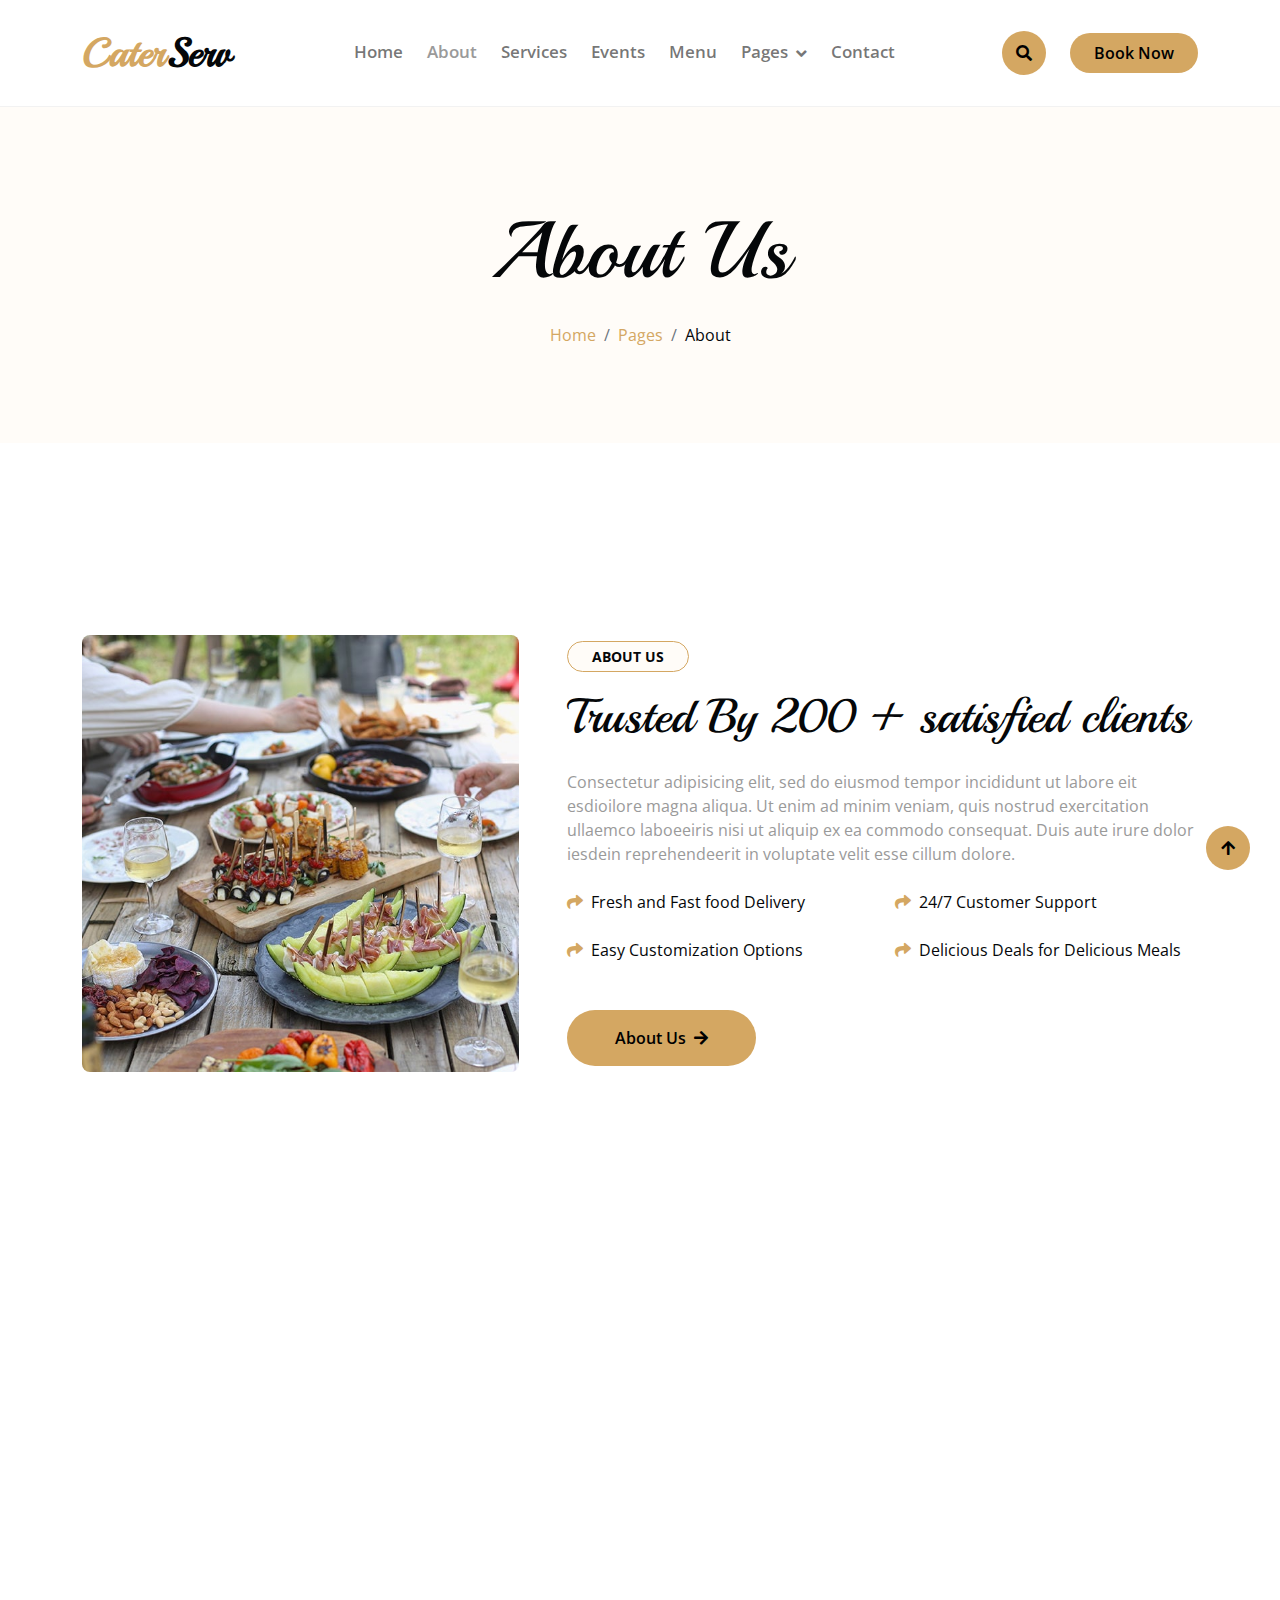
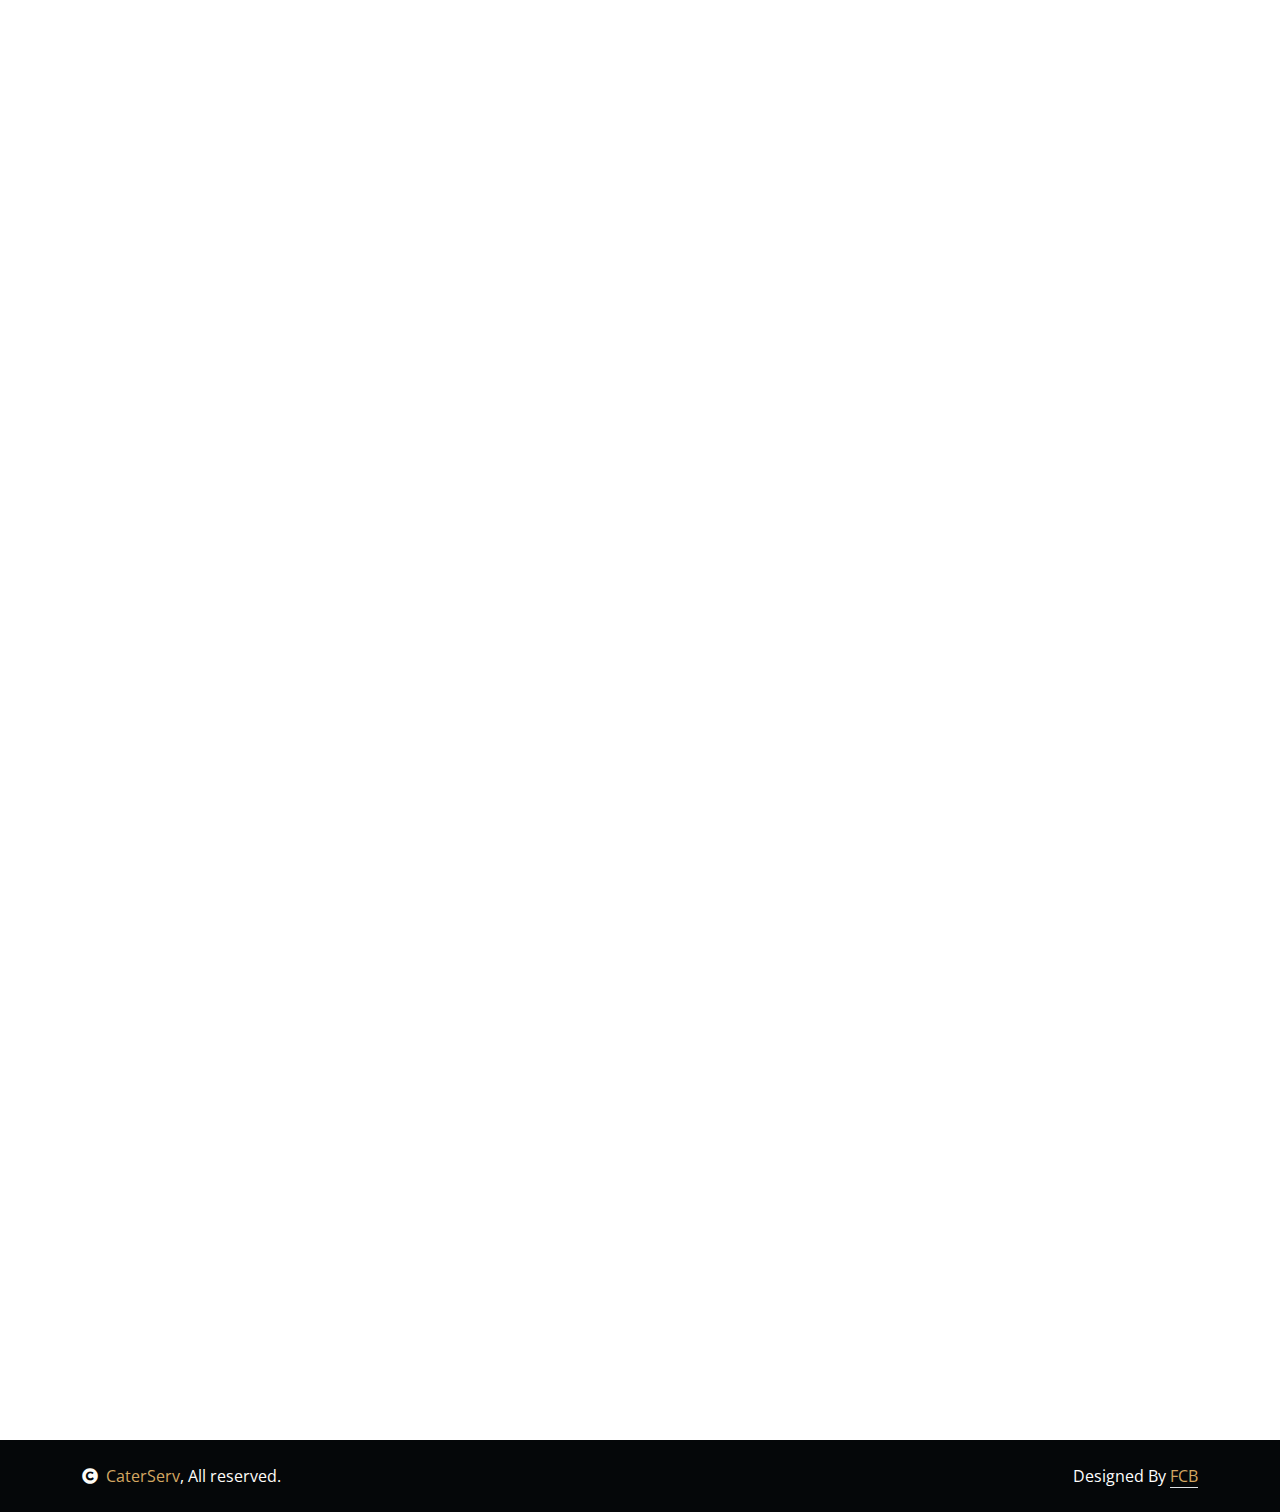
<file: about.html>
<!DOCTYPE html>
<html lang="en">

    <head>
        <meta charset="utf-8">
        <title>CaterServ</title>
        <meta content="width=device-width, initial-scale=1.0" name="viewport">
        <meta content="" name="keywords">
        <meta content="" name="description">

        <!-- Google Web Fonts -->
        <link rel="preconnect" href="https://fonts.googleapis.com">
        <link rel="preconnect" href="https://fonts.gstatic.com" crossorigin>
        <link href="https://fonts.googleapis.com/css2?family=Open+Sans:wght@400;600&family=Playball&display=swap" rel="stylesheet">

        <!-- Icon Font Stylesheet -->
        <link rel="stylesheet" href="https://use.fontawesome.com/releases/v5.15.4/css/all.css"/>
        <link href="https://cdn.jsdelivr.net/npm/bootstrap-icons@1.4.1/font/bootstrap-icons.css" rel="stylesheet">

        <!-- Libraries Stylesheet -->
        <link href="lib/animate/animate.min.css" rel="stylesheet">
        <link href="lib/lightbox/css/lightbox.min.css" rel="stylesheet">
        <link href="lib/owlcarousel/owl.carousel.min.css" rel="stylesheet">

        <!-- Customized Bootstrap Stylesheet -->
        <link href="css/bootstrap.min.css" rel="stylesheet">

        <!-- Template Stylesheet -->
        <link href="css/style.css" rel="stylesheet">
    </head>

    <body>

        <!-- Spinner Start -->
        <div id="spinner" class="show w-100 vh-100 bg-white position-fixed translate-middle top-50 start-50  d-flex align-items-center justify-content-center">
            <div class="spinner-grow text-primary" role="status"></div>
        </div>
        <!-- Spinner End -->


        <!-- Navbar start -->
        <div class="container-fluid nav-bar">
            <div class="container">
                <nav class="navbar navbar-light navbar-expand-lg py-4">
                    <a href="index.html" class="navbar-brand">
                        <h1 class="text-primary fw-bold mb-0">Cater<span class="text-dark">Serv</span> </h1>
                    </a>
                    <button class="navbar-toggler py-2 px-3" type="button" data-bs-toggle="collapse" data-bs-target="#navbarCollapse">
                        <span class="fa fa-bars text-primary"></span>
                    </button>
                    <div class="collapse navbar-collapse" id="navbarCollapse">
                        <div class="navbar-nav mx-auto">
                            <a href="index.html" class="nav-item nav-link">Home</a>
                            <a href="about.html" class="nav-item nav-link active">About</a>
                            <a href="service.html" class="nav-item nav-link">Services</a>
                            <a href="event.html" class="nav-item nav-link">Events</a>
                            <a href="menu.html" class="nav-item nav-link">Menu</a>
                            <div class="nav-item dropdown">
                                <a href="#" class="nav-link dropdown-toggle" data-bs-toggle="dropdown">Pages</a>
                                <div class="dropdown-menu bg-light">
                                    <a href="book.html" class="dropdown-item">Booking</a>
                                    <a href="blog.html" class="dropdown-item">Our Blog</a>
                                    <a href="team.html" class="dropdown-item">Our Team</a>
                                    <a href="testimonial.html" class="dropdown-item">Testimonial</a>
                                    <a href="404.html" class="dropdown-item">404 Page</a>
                                </div>
                            </div>
                            <a href="contact.html" class="nav-item nav-link">Contact</a>
                        </div>
                        <button class="btn-search btn btn-primary btn-md-square me-4 rounded-circle d-none d-lg-inline-flex" data-bs-toggle="modal" data-bs-target="#searchModal"><i class="fas fa-search"></i></button>
                        <a href="" class="btn btn-primary py-2 px-4 d-none d-xl-inline-block rounded-pill">Book Now</a>
                    </div>
                </nav>
            </div>
        </div>
        <!-- Navbar End -->


        <!-- Modal Search Start -->
        <div class="modal fade" id="searchModal" tabindex="-1" aria-labelledby="exampleModalLabel" aria-hidden="true">
            <div class="modal-dialog modal-fullscreen">
                <div class="modal-content rounded-0">
                    <div class="modal-header">
                        <h5 class="modal-title" id="exampleModalLabel">Search by keyword</h5>
                        <button type="button" class="btn-close" data-bs-dismiss="modal" aria-label="Close"></button>
                    </div>
                    <div class="modal-body d-flex align-items-center">
                        <div class="input-group w-75 mx-auto d-flex">
                            <input type="search" class="form-control bg-transparent p-3" placeholder="keywords" aria-describedby="search-icon-1">
                            <span id="search-icon-1" class="input-group-text p-3"><i class="fa fa-search"></i></span>
                        </div>
                    </div>
                </div>
            </div>
        </div>
        <!-- Modal Search End -->


        <!-- Hero Start -->
        <div class="container-fluid bg-light py-6 my-6 mt-0">
            <div class="container text-center animated bounceInDown">
                <h1 class="display-1 mb-4">About Us</h1>
                <ol class="breadcrumb justify-content-center mb-0 animated bounceInDown">
                    <li class="breadcrumb-item"><a href="#">Home</a></li>
                    <li class="breadcrumb-item"><a href="#">Pages</a></li>
                    <li class="breadcrumb-item text-dark" aria-current="page">About</li>
                </ol>
            </div>
        </div>
        <!-- Hero End -->


        <!-- About Satrt -->
        <div class="container-fluid py-6">
            <div class="container">
                <div class="row g-5 align-items-center">
                    <div class="col-lg-5 wow bounceInUp" data-wow-delay="0.1s">
                        <img src="img/about.jpg" class="img-fluid rounded" alt="">
                    </div>
                    <div class="col-lg-7 wow bounceInUp" data-wow-delay="0.3s">
                        <small class="d-inline-block fw-bold text-dark text-uppercase bg-light border border-primary rounded-pill px-4 py-1 mb-3">About Us</small>
                        <h1 class="display-5 mb-4">Trusted By 200 + satisfied clients</h1>
                        <p class="mb-4">Consectetur adipisicing elit, sed do eiusmod tempor incididunt ut labore eit esdioilore magna aliqua. Ut enim ad minim veniam, 
                            quis nostrud exercitation ullaemco laboeeiris nisi ut aliquip ex ea commodo consequat. Duis aute irure 
                            dolor iesdein reprehendeerit in voluptate velit esse cillum dolore.</p>
                        <div class="row g-4 text-dark mb-5">
                            <div class="col-sm-6">
                                <i class="fas fa-share text-primary me-2"></i>Fresh and Fast food Delivery
                            </div>
                            <div class="col-sm-6">
                                <i class="fas fa-share text-primary me-2"></i>24/7 Customer Support
                            </div>
                            <div class="col-sm-6">
                                <i class="fas fa-share text-primary me-2"></i>Easy Customization Options
                            </div>
                            <div class="col-sm-6">
                                <i class="fas fa-share text-primary me-2"></i>Delicious Deals for Delicious Meals
                            </div>
                        </div>
                        <a href="" class="btn btn-primary py-3 px-5 rounded-pill">About Us<i class="fas fa-arrow-right ps-2"></i></a>
                    </div>
                </div>
            </div>
        </div>
        <!-- About End -->


        <!-- Fact Start-->
        <div class="container-fluid faqt py-6">
            <div class="container">
                <div class="row g-4 align-items-center">
                    <div class="col-lg-7">
                       <div class="row g-4">
                            <div class="col-sm-4 wow bounceInUp" data-wow-delay="0.3s">
                                <div class="faqt-item bg-primary rounded p-4 text-center">
                                    <i class="fas fa-users fa-4x mb-4 text-white"></i>
                                    <h1 class="display-4 fw-bold" data-toggle="counter-up">689</h1>
                                    <p class="text-dark text-uppercase fw-bold mb-0">Happy Customers</p>
                                </div>
                            </div>
                            <div class="col-sm-4 wow bounceInUp" data-wow-delay="0.5s">
                                <div class="faqt-item bg-primary rounded p-4 text-center">
                                    <i class="fas fa-users-cog fa-4x mb-4 text-white"></i>
                                    <h1 class="display-4 fw-bold" data-toggle="counter-up">107</h1>
                                    <p class="text-dark text-uppercase fw-bold mb-0">Expert Chefs</p>
                                </div>
                            </div>
                            <div class="col-sm-4 wow bounceInUp" data-wow-delay="0.7s">
                                <div class="faqt-item bg-primary rounded p-4 text-center">
                                    <i class="fas fa-check fa-4x mb-4 text-white"></i>
                                    <h1 class="display-4 fw-bold" data-toggle="counter-up">253</h1>
                                    <p class="text-dark text-uppercase fw-bold mb-0">Events Complete</p>
                                </div>
                            </div>
                        </div>
                    </div>
                    <div class="col-lg-5 wow bounceInUp" data-wow-delay="0.1s">
                        <div class="video">
                            <button type="button" class="btn btn-play" data-bs-toggle="modal" data-src="https://www.youtube.com/embed/DWRcNpR6Kdc" data-bs-target="#videoModal">
                                <span></span>
                            </button>
                        </div>
                    </div>
                </div>
            </div>
        </div>
        <!-- Modal Video -->
        <div class="modal fade" id="videoModal" tabindex="-1" aria-labelledby="exampleModalLabel" aria-hidden="true">
            <div class="modal-dialog">
                <div class="modal-content rounded-0">
                    <div class="modal-header">
                        <h5 class="modal-title" id="exampleModalLabel">Youtube Video</h5>
                        <button type="button" class="btn-close" data-bs-dismiss="modal" aria-label="Close"></button>
                    </div>
                    <div class="modal-body">
                        <!-- 16:9 aspect ratio -->
                        <div class="ratio ratio-16x9">
                            <iframe class="embed-responsive-item" src="" id="video" allowfullscreen allowscriptaccess="always"
                                allow="autoplay"></iframe>
                        </div>
                    </div>
                </div>
            </div>
        </div>
        <!-- Fact End -->


        <!-- Team Start -->
        <div class="container-fluid team py-6">
            <div class="container">
                <div class="text-center wow bounceInUp" data-wow-delay="0.1s">
                    <small class="d-inline-block fw-bold text-dark text-uppercase bg-light border border-primary rounded-pill px-4 py-1 mb-3">Our Team</small>
                    <h1 class="display-5 mb-5">We have experienced chef Team</h1>
                </div>
                <div class="row g-4">
                    <div class="col-lg-3 col-md-6 wow bounceInUp" data-wow-delay="0.1s">
                        <div class="team-item rounded">
                            <img class="img-fluid rounded-top " src="img/team-1.jpg" alt="">
                            <div class="team-content text-center py-3 bg-dark rounded-bottom">
                                <h4 class="text-primary">Henry</h4>
                                <p class="text-white mb-0">Decoration Chef</p>
                            </div>
                            <div class="team-icon d-flex flex-column justify-content-center m-4">
                                <a class="share btn btn-primary btn-md-square rounded-circle mb-2" href=""><i class="fas fa-share-alt"></i></a>
                                <a class="share-link btn btn-primary btn-md-square rounded-circle mb-2" href=""><i class="fab fa-facebook-f"></i></a>
                                <a class="share-link btn btn-primary btn-md-square rounded-circle mb-2" href=""><i class="fab fa-twitter"></i></a>
                                <a class="share-link btn btn-primary btn-md-square rounded-circle mb-2" href=""><i class="fab fa-instagram"></i></a>
                            </div>
                        </div>
                    </div>
                    <div class="col-lg-3 col-md-6 wow bounceInUp" data-wow-delay="0.3s">
                        <div class="team-item rounded">
                            <img class="img-fluid rounded-top " src="img/team-2.jpg" alt="">
                            <div class="team-content text-center py-3 bg-dark rounded-bottom">
                                <h4 class="text-primary">Jemes Born</h4>
                                <p class="text-white mb-0">Executive Chef</p>
                            </div>
                            <div class="team-icon d-flex flex-column justify-content-center m-4">
                                <a class="share btn btn-primary btn-md-square rounded-circle mb-2" href=""><i class="fas fa-share-alt"></i></a>
                                <a class="share-link btn btn-primary btn-md-square rounded-circle mb-2" href=""><i class="fab fa-facebook-f"></i></a>
                                <a class="share-link btn btn-primary btn-md-square rounded-circle mb-2" href=""><i class="fab fa-twitter"></i></a>
                                <a class="share-link btn btn-primary btn-md-square rounded-circle mb-2" href=""><i class="fab fa-instagram"></i></a>
                            </div>
                        </div>
                    </div>
                    <div class="col-lg-3 col-md-6 wow bounceInUp" data-wow-delay="0.5s">
                        <div class="team-item rounded">
                            <img class="img-fluid rounded-top " src="img/team-3.jpg" alt="">
                            <div class="team-content text-center py-3 bg-dark rounded-bottom">
                                <h4 class="text-primary">Martin Hill</h4>
                                <p class="text-white mb-0">Kitchen Porter</p>
                            </div>
                            <div class="team-icon d-flex flex-column justify-content-center m-4">
                                <a class="share btn btn-primary btn-md-square rounded-circle mb-2" href=""><i class="fas fa-share-alt"></i></a>
                                <a class="share-link btn btn-primary btn-md-square rounded-circle mb-2" href=""><i class="fab fa-facebook-f"></i></a>
                                <a class="share-link btn btn-primary btn-md-square rounded-circle mb-2" href=""><i class="fab fa-twitter"></i></a>
                                <a class="share-link btn btn-primary btn-md-square rounded-circle mb-2" href=""><i class="fab fa-instagram"></i></a>
                            </div>
                        </div>
                    </div>
                    <div class="col-lg-3 col-md-6 wow bounceInUp" data-wow-delay="0.7s">
                        <div class="team-item rounded">
                            <img class="img-fluid rounded-top " src="img/team-4.jpg" alt="">
                            <div class="team-content text-center py-3 bg-dark rounded-bottom">
                                <h4 class="text-primary">Adam Smith</h4>
                                <p class="text-white mb-0">Head Chef</p>
                            </div>
                            <div class="team-icon d-flex flex-column justify-content-center m-4">
                                <a class="share btn btn-primary btn-md-square rounded-circle mb-2" href=""><i class="fas fa-share-alt"></i></a>
                                <a class="share-link btn btn-primary btn-md-square rounded-circle mb-2" href=""><i class="fab fa-facebook-f"></i></a>
                                <a class="share-link btn btn-primary btn-md-square rounded-circle mb-2" href=""><i class="fab fa-twitter"></i></a>
                                <a class="share-link btn btn-primary btn-md-square rounded-circle mb-2" href=""><i class="fab fa-instagram"></i></a>
                            </div>
                        </div>
                    </div>
                </div>
            </div>
        </div>
        <!-- Team End -->


        <!-- Footer Start -->
        <div class="container-fluid footer py-6 my-6 mb-0 bg-light wow bounceInUp" data-wow-delay="0.1s">
            <div class="container">
                <div class="row">
                    <div class="col-lg-3 col-md-6">
                        <div class="footer-item">
                            <h1 class="text-primary">Cater<span class="text-dark">Serv</span></h1>
                            <p class="lh-lg mb-4">There cursus massa at urnaaculis estieSed aliquamellus vitae ultrs condmentum leo massamollis its estiegittis miristum.</p>
                            <div class="footer-icon d-flex">
                                <a class="btn btn-primary btn-sm-square me-2 rounded-circle" href=""><i class="fab fa-facebook-f"></i></a>
                                <a class="btn btn-primary btn-sm-square me-2 rounded-circle" href=""><i class="fab fa-twitter"></i></a>
                                <a href="#" class="btn btn-primary btn-sm-square me-2 rounded-circle"><i class="fab fa-instagram"></i></a>
                                <a href="#" class="btn btn-primary btn-sm-square rounded-circle"><i class="fab fa-linkedin-in"></i></a>
                            </div>
                        </div>
                    </div>
                    <div class="col-lg-3 col-md-6">
                        <div class="footer-item">
                            <h4 class="mb-4">Special Facilities</h4>
                            <div class="d-flex flex-column align-items-start">
                                <a class="text-body mb-3" href=""><i class="fa fa-check text-primary me-2"></i>Cheese Burger</a>
                                <a class="text-body mb-3" href=""><i class="fa fa-check text-primary me-2"></i>Sandwich</a>
                                <a class="text-body mb-3" href=""><i class="fa fa-check text-primary me-2"></i>Panner Burger</a>
                                <a class="text-body mb-3" href=""><i class="fa fa-check text-primary me-2"></i>Special Sweets</a>
                            </div>
                        </div>
                    </div>
                    <div class="col-lg-3 col-md-6">
                        <div class="footer-item">
                            <h4 class="mb-4">Contact Us</h4>
                            <div class="d-flex flex-column align-items-start">
                                <p><i class="fa fa-map-marker-alt text-primary me-2"></i> 30 New Road, Onitsha</p>
                                <p><i class="fa fa-phone-alt text-primary me-2"></i> +234-704-787-2574</p>
                                <p><i class="fas fa-envelope text-primary me-2"></i> info@example.com</p>
                                <p><i class="fa fa-clock text-primary me-2"></i> 26/7 Hours Service</p>
                            </div>
                        </div>
                    </div>
                    <div class="col-lg-3 col-md-6">
                        <div class="footer-item">
                            <h4 class="mb-4">Social Gallery</h4>
                            <div class="row g-2">
                                <div class="col-4">
                                     <img src="img/menu-01.jpg" class="img-fluid rounded-circle border border-primary p-2" alt="">
                                </div>
                                <div class="col-4">
                                     <img src="img/menu-02.jpg" class="img-fluid rounded-circle border border-primary p-2" alt="">
                                </div>
                                <div class="col-4">
                                     <img src="img/menu-03.jpg" class="img-fluid rounded-circle border border-primary p-2" alt="">
                                </div>
                                <div class="col-4">
                                     <img src="img/menu-04.jpg" class="img-fluid rounded-circle border border-primary p-2" alt="">
                                </div>
                                <div class="col-4">
                                     <img src="img/menu-05.jpg" class="img-fluid rounded-circle border border-primary p-2" alt="">
                                </div>
                                <div class="col-4">
                                     <img src="img/menu-06.jpg" class="img-fluid rounded-circle border border-primary p-2" alt="">
                                </div>
                            </div>
                        </div>
                    </div>
                </div>
            </div>
        </div>
        <!-- Footer End -->


        <!-- Copyright Start -->
        <div class="container-fluid copyright bg-dark py-4">
            <div class="container">
                <div class="row">
                    <div class="col-md-6 text-center text-md-start mb-3 mb-md-0">
                        <span class="text-light"><a href="#"><i class="fas fa-copyright text-light me-2"></i>CaterServ</a>, All reserved.</span>
                    </div>
                    <div class="col-md-6 my-auto text-center text-md-end text-white">
                        Designed By <a class="border-bottom" href="https://htmlcodex.com">FCB</a>
                    </div>
                </div>
            </div>
        </div>
        <!-- Copyright End -->


        <!-- Back to Top -->
        <a href="#" class="btn btn-md-square btn-primary rounded-circle back-to-top"><i class="fa fa-arrow-up"></i></a>   

        
        <!-- JavaScript Libraries -->
        <script src="https://ajax.googleapis.com/ajax/libs/jquery/1.12.4/jquery.min.js"></script>
        <script src="https://cdn.jsdelivr.net/npm/bootstrap@5.0.0/dist/js/bootstrap.bundle.min.js"></script>
        <script src="lib/wow/wow.min.js"></script>
        <script src="lib/easing/easing.min.js"></script>
        <script src="lib/waypoints/waypoints.min.js"></script>
        <script src="lib/counterup/counterup.min.js"></script>
        <script src="lib/lightbox/js/lightbox.min.js"></script>
        <script src="lib/owlcarousel/owl.carousel.min.js"></script>

        <!-- Template Javascript -->
        <script src="js/main.js"></script>
    </body>
</html>
</file>
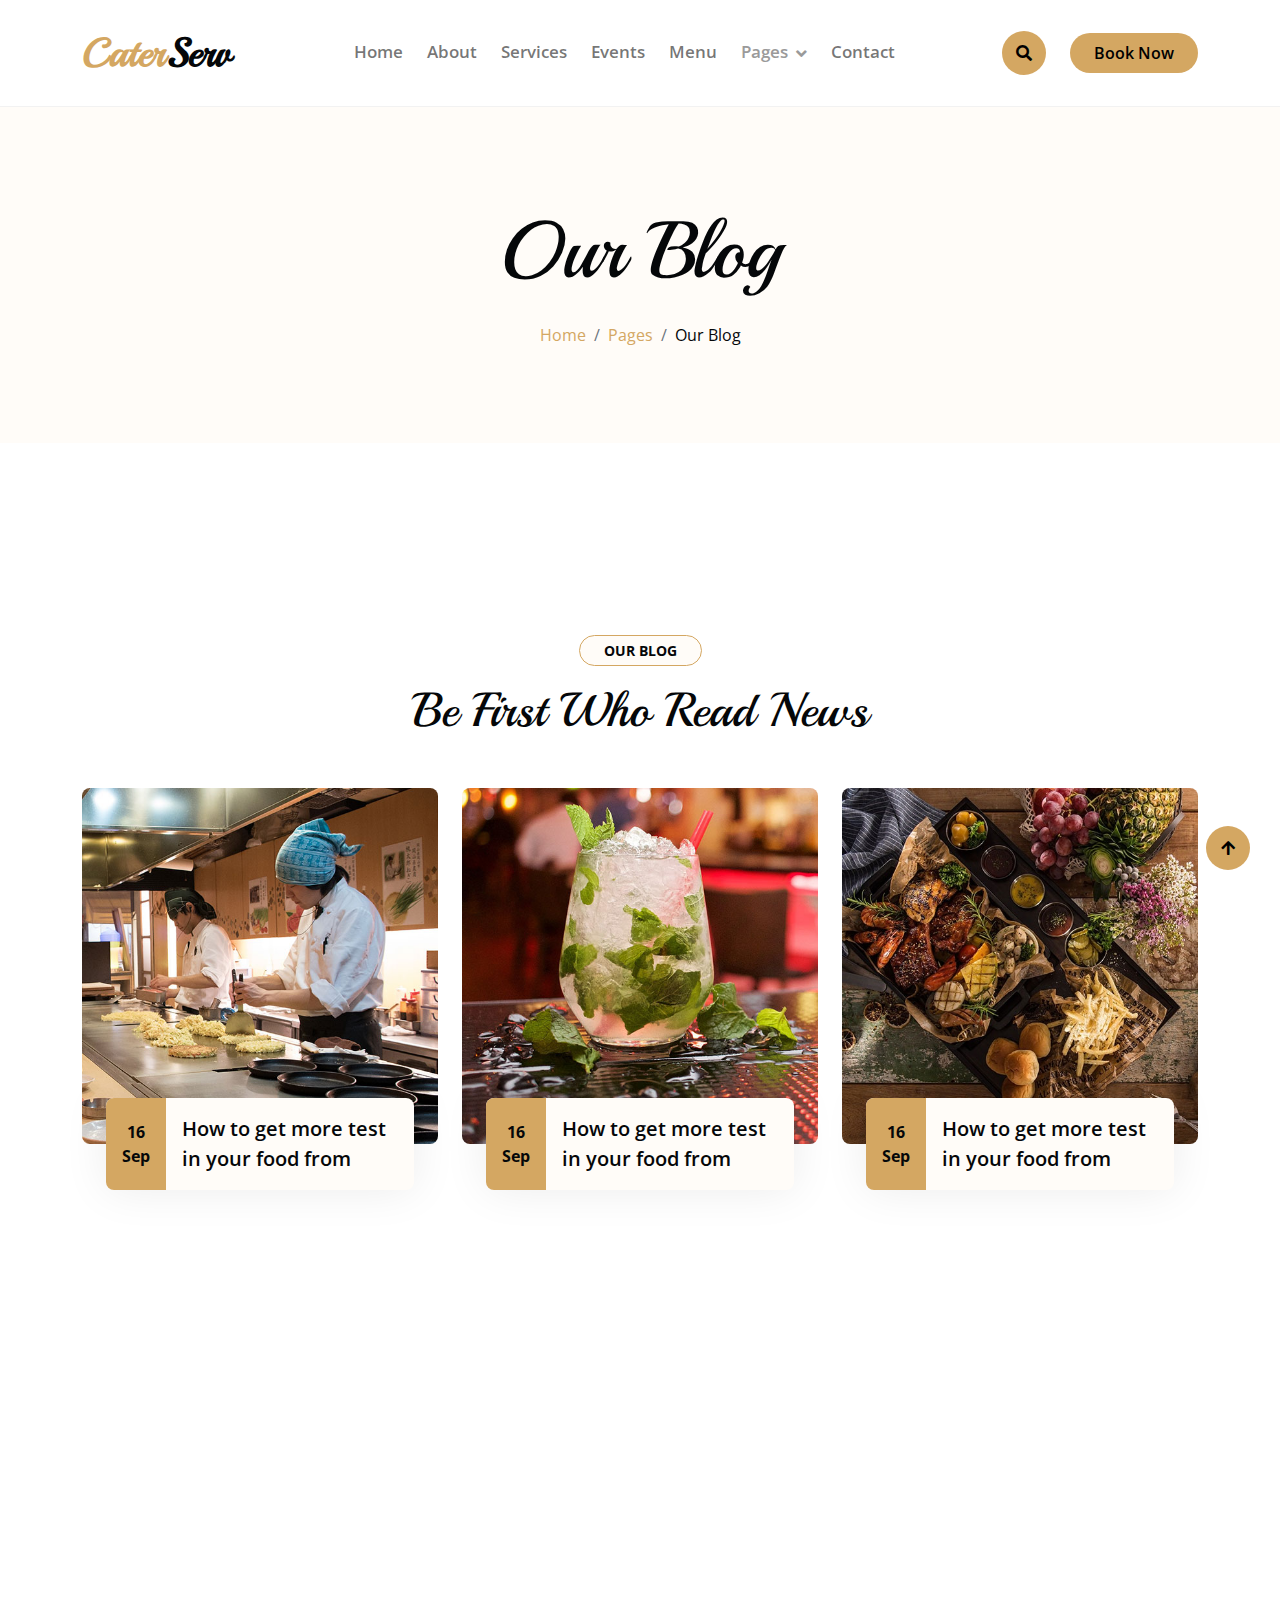
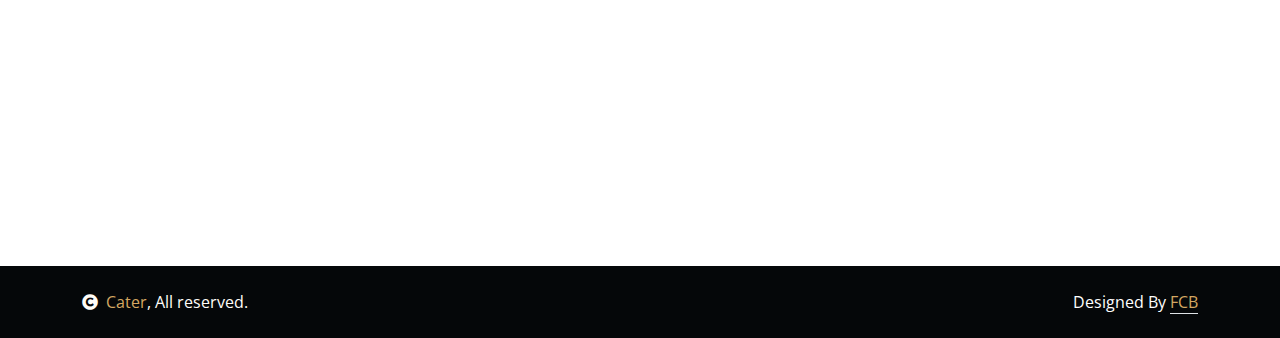
<file: blog.html>
<!DOCTYPE html>
<html lang="en">

    <head>
        <meta charset="utf-8">
        <title>CaterServ</title>
        <meta content="width=device-width, initial-scale=1.0" name="viewport">
        <meta content="" name="keywords">
        <meta content="" name="description">

        <!-- Google Web Fonts -->
        <link rel="preconnect" href="https://fonts.googleapis.com">
        <link rel="preconnect" href="https://fonts.gstatic.com" crossorigin>
        <link href="https://fonts.googleapis.com/css2?family=Open+Sans:wght@400;600&family=Playball&display=swap" rel="stylesheet">

        <!-- Icon Font Stylesheet -->
        <link rel="stylesheet" href="https://use.fontawesome.com/releases/v5.15.4/css/all.css"/>
        <link href="https://cdn.jsdelivr.net/npm/bootstrap-icons@1.4.1/font/bootstrap-icons.css" rel="stylesheet">

        <!-- Libraries Stylesheet -->
        <link href="lib/animate/animate.min.css" rel="stylesheet">
        <link href="lib/lightbox/css/lightbox.min.css" rel="stylesheet">
        <link href="lib/owlcarousel/owl.carousel.min.css" rel="stylesheet">

        <!-- Customized Bootstrap Stylesheet -->
        <link href="css/bootstrap.min.css" rel="stylesheet">

        <!-- Template Stylesheet -->
        <link href="css/style.css" rel="stylesheet">
    </head>

    <body>

        <!-- Spinner Start -->
        <div id="spinner" class="show w-100 vh-100 bg-white position-fixed translate-middle top-50 start-50  d-flex align-items-center justify-content-center">
            <div class="spinner-grow text-primary" role="status"></div>
        </div>
        <!-- Spinner End -->


        <!-- Navbar start -->
        <div class="container-fluid nav-bar">
            <div class="container">
                <nav class="navbar navbar-light navbar-expand-lg py-4">
                    <a href="index.html" class="navbar-brand">
                        <h1 class="text-primary fw-bold mb-0">Cater<span class="text-dark">Serv</span> </h1>
                    </a>
                    <button class="navbar-toggler py-2 px-3" type="button" data-bs-toggle="collapse" data-bs-target="#navbarCollapse">
                        <span class="fa fa-bars text-primary"></span>
                    </button>
                    <div class="collapse navbar-collapse" id="navbarCollapse">
                        <div class="navbar-nav mx-auto">
                            <a href="index.html" class="nav-item nav-link">Home</a>
                            <a href="about.html" class="nav-item nav-link">About</a>
                            <a href="service.html" class="nav-item nav-link">Services</a>
                            <a href="event.html" class="nav-item nav-link">Events</a>
                            <a href="menu.html" class="nav-item nav-link">Menu</a>
                            <div class="nav-item dropdown">
                                <a href="#" class="nav-link dropdown-toggle active" data-bs-toggle="dropdown">Pages</a>
                                <div class="dropdown-menu bg-light">
                                    <a href="book.html" class="dropdown-item">Booking</a>
                                    <a href="blog.html" class="dropdown-item active">Our Blog</a>
                                    <a href="team.html" class="dropdown-item">Our Team</a>
                                    <a href="testimonial.html" class="dropdown-item">Testimonial</a>
                                    <a href="404.html" class="dropdown-item">404 Page</a>
                                </div>
                            </div>
                            <a href="contact.html" class="nav-item nav-link">Contact</a>
                        </div>
                        <button class="btn-search btn btn-primary btn-md-square me-4 rounded-circle d-none d-lg-inline-flex" data-bs-toggle="modal" data-bs-target="#searchModal"><i class="fas fa-search"></i></button>
                        <a href="" class="btn btn-primary py-2 px-4 d-none d-xl-inline-block rounded-pill">Book Now</a>
                    </div>
                </nav>
            </div>
        </div>
        <!-- Navbar End -->


        <!-- Modal Search Start -->
        <div class="modal fade" id="searchModal" tabindex="-1" aria-labelledby="exampleModalLabel" aria-hidden="true">
            <div class="modal-dialog modal-fullscreen">
                <div class="modal-content rounded-0">
                    <div class="modal-header">
                        <h5 class="modal-title" id="exampleModalLabel">Search by keyword</h5>
                        <button type="button" class="btn-close" data-bs-dismiss="modal" aria-label="Close"></button>
                    </div>
                    <div class="modal-body d-flex align-items-center">
                        <div class="input-group w-75 mx-auto d-flex">
                            <input type="search" class="form-control bg-transparent p-3" placeholder="keywords" aria-describedby="search-icon-1">
                            <span id="search-icon-1" class="input-group-text p-3"><i class="fa fa-search"></i></span>
                        </div>
                    </div>
                </div>
            </div>
        </div>
        <!-- Modal Search End -->


        <!-- Hero Start -->
        <div class="container-fluid bg-light py-6 my-6 mt-0">
            <div class="container text-center animated bounceInDown">
                <h1 class="display-1 mb-4">Our Blog</h1>
                <ol class="breadcrumb justify-content-center mb-0 animated bounceInDown">
                    <li class="breadcrumb-item"><a href="#">Home</a></li>
                    <li class="breadcrumb-item"><a href="#">Pages</a></li>
                    <li class="breadcrumb-item text-dark" aria-current="page">Our Blog</li>
                </ol>
            </div>
        </div>
        <!-- Hero End -->


        <!-- Blog Start -->
        <div class="container-fluid blog py-6">
            <div class="container">
                <div class="text-center wow bounceInUp" data-wow-delay="0.1s">
                    <small class="d-inline-block fw-bold text-dark text-uppercase bg-light border border-primary rounded-pill px-4 py-1 mb-3">Our Blog</small>
                    <h1 class="display-5 mb-5">Be First Who Read News</h1>
                </div>
                <div class="row gx-4 justify-content-center">
                    <div class="col-md-6 col-lg-4 wow bounceInUp" data-wow-delay="0.1s">
                        <div class="blog-item">
                            <div class="overflow-hidden rounded">
                                <img src="img/blog-1.jpg" class="img-fluid w-100" alt="">
                            </div>
                            <div class="blog-content mx-4 d-flex rounded bg-light">
                                <div class="text-dark bg-primary rounded-start">
                                    <div class="h-100 p-3 d-flex flex-column justify-content-center text-center">
                                        <p class="fw-bold mb-0">16</p>
                                        <p class="fw-bold mb-0">Sep</p>
                                    </div>
                                </div>
                                <a href="#" class="h5 lh-base my-auto h-100 p-3">How to get more test in your food from</a>
                            </div>
                        </div>
                    </div>
                    <div class="col-md-6 col-lg-4 wow bounceInUp" data-wow-delay="0.3s">
                        <div class="blog-item">
                            <div class="overflow-hidden rounded">
                                <img src="img/blog-2.jpg" class="img-fluid w-100" alt="">
                            </div>
                            <div class="blog-content mx-4 d-flex rounded bg-light">
                                <div class="text-dark bg-primary rounded-start">
                                    <div class="h-100 p-3 d-flex flex-column justify-content-center text-center">
                                        <p class="fw-bold mb-0">16</p>
                                        <p class="fw-bold mb-0">Sep</p>
                                    </div>
                                </div>
                                <a href="#" class="h5 lh-base my-auto h-100 p-3">How to get more test in your food from</a>
                            </div>
                        </div>
                    </div>
                    <div class="col-md-6 col-lg-4 wow bounceInUp" data-wow-delay="0.5s">
                        <div class="blog-item">
                            <div class="overflow-hidden rounded">
                                <img src="img/blog-3.jpg" class="img-fluid w-100" alt="">
                            </div>
                            <div class="blog-content mx-4 d-flex rounded bg-light">
                                <div class="text-dark bg-primary rounded-start">
                                    <div class="h-100 p-3 d-flex flex-column justify-content-center text-center">
                                        <p class="fw-bold mb-0">16</p>
                                        <p class="fw-bold mb-0">Sep</p>
                                    </div>
                                </div>
                                <a href="#" class="h5 lh-base my-auto h-100 p-3">How to get more test in your food from</a>
                            </div>
                        </div>
                    </div>
                </div>
            </div>
        </div>
        <!-- Blog End -->


        <!-- Footer Start -->
        <div class="container-fluid footer py-6 my-6 mb-0 bg-light wow bounceInUp" data-wow-delay="0.1s">
            <div class="container">
                <div class="row">
                    <div class="col-lg-3 col-md-6">
                        <div class="footer-item">
                            <h1 class="text-primary">Cater<span class="text-dark">Serv</span></h1>
                            <p class="lh-lg mb-4">There cursus massa at urnaaculis estieSed aliquamellus vitae ultrs condmentum leo massamollis its estiegittis miristum.</p>
                            <div class="footer-icon d-flex">
                                <a class="btn btn-primary btn-sm-square me-2 rounded-circle" href=""><i class="fab fa-facebook-f"></i></a>
                                <a class="btn btn-primary btn-sm-square me-2 rounded-circle" href=""><i class="fab fa-twitter"></i></a>
                                <a href="#" class="btn btn-primary btn-sm-square me-2 rounded-circle"><i class="fab fa-instagram"></i></a>
                                <a href="#" class="btn btn-primary btn-sm-square rounded-circle"><i class="fab fa-linkedin-in"></i></a>
                            </div>
                        </div>
                    </div>
                    <div class="col-lg-3 col-md-6">
                        <div class="footer-item">
                            <h4 class="mb-4">Special Facilities</h4>
                            <div class="d-flex flex-column align-items-start">
                                <a class="text-body mb-3" href=""><i class="fa fa-check text-primary me-2"></i>Cheese Burger</a>
                                <a class="text-body mb-3" href=""><i class="fa fa-check text-primary me-2"></i>Sandwich</a>
                                <a class="text-body mb-3" href=""><i class="fa fa-check text-primary me-2"></i>Panner Burger</a>
                                <a class="text-body mb-3" href=""><i class="fa fa-check text-primary me-2"></i>Special Sweets</a>
                            </div>
                        </div>
                    </div>
                    <div class="col-lg-3 col-md-6">
                        <div class="footer-item">
                            <h4 class="mb-4">Contact Us</h4>
                            <div class="d-flex flex-column align-items-start">
                                <p><i class="fa fa-map-marker-alt text-primary me-2"></i> 30 New Road, Onitsha</p>
                                <p><i class="fa fa-phone-alt text-primary me-2"></i> +234-704-787-2574</p>
                                <p><i class="fas fa-envelope text-primary me-2"></i> info@example.com</p>
                                <p><i class="fa fa-clock text-primary me-2"></i> 26/7 Hours Service</p>
                            </div>
                        </div>
                    </div>
                    <div class="col-lg-3 col-md-6">
                        <div class="footer-item">
                            <h4 class="mb-4">Social Gallery</h4>
                            <div class="row g-2">
                                <div class="col-4">
                                     <img src="img/menu-01.jpg" class="img-fluid rounded-circle border border-primary p-2" alt="">
                                </div>
                                <div class="col-4">
                                     <img src="img/menu-02.jpg" class="img-fluid rounded-circle border border-primary p-2" alt="">
                                </div>
                                <div class="col-4">
                                     <img src="img/menu-03.jpg" class="img-fluid rounded-circle border border-primary p-2" alt="">
                                </div>
                                <div class="col-4">
                                     <img src="img/menu-04.jpg" class="img-fluid rounded-circle border border-primary p-2" alt="">
                                </div>
                                <div class="col-4">
                                     <img src="img/menu-05.jpg" class="img-fluid rounded-circle border border-primary p-2" alt="">
                                </div>
                                <div class="col-4">
                                     <img src="img/menu-06.jpg" class="img-fluid rounded-circle border border-primary p-2" alt="">
                                </div>
                            </div>
                        </div>
                    </div>
                </div>
            </div>
        </div>
        <!-- Footer End -->


        <!-- Copyright Start -->
        <div class="container-fluid copyright bg-dark py-4">
            <div class="container">
                <div class="row">
                    <div class="col-md-6 text-center text-md-start mb-3 mb-md-0">
                        <span class="text-light"><a href="#"><i class="fas fa-copyright text-light me-2"></i>Cater</a>, All reserved.</span>
                    </div>
                    <div class="col-md-6 my-auto text-center text-md-end text-white">
                        Designed By <a class="border-bottom" href="https://htmlcodex.com">FCB</a>
                    </div>
                </div>
            </div>
        </div>
        <!-- Copyright End -->


        <!-- Back to Top -->
        <a href="#" class="btn btn-md-square btn-primary rounded-circle back-to-top"><i class="fa fa-arrow-up"></i></a>   

        
    <!-- JavaScript Libraries -->
    <script src="https://ajax.googleapis.com/ajax/libs/jquery/1.12.4/jquery.min.js"></script>
    <script src="https://cdn.jsdelivr.net/npm/bootstrap@5.0.0/dist/js/bootstrap.bundle.min.js"></script>
    <script src="lib/wow/wow.min.js"></script>
    <script src="lib/easing/easing.min.js"></script>
    <script src="lib/waypoints/waypoints.min.js"></script>
    <script src="lib/counterup/counterup.min.js"></script>
    <script src="lib/lightbox/js/lightbox.min.js"></script>
    <script src="lib/owlcarousel/owl.carousel.min.js"></script>

    <!-- Template Javascript -->
    <script src="js/main.js"></script>
    </body>

</html>
</file>
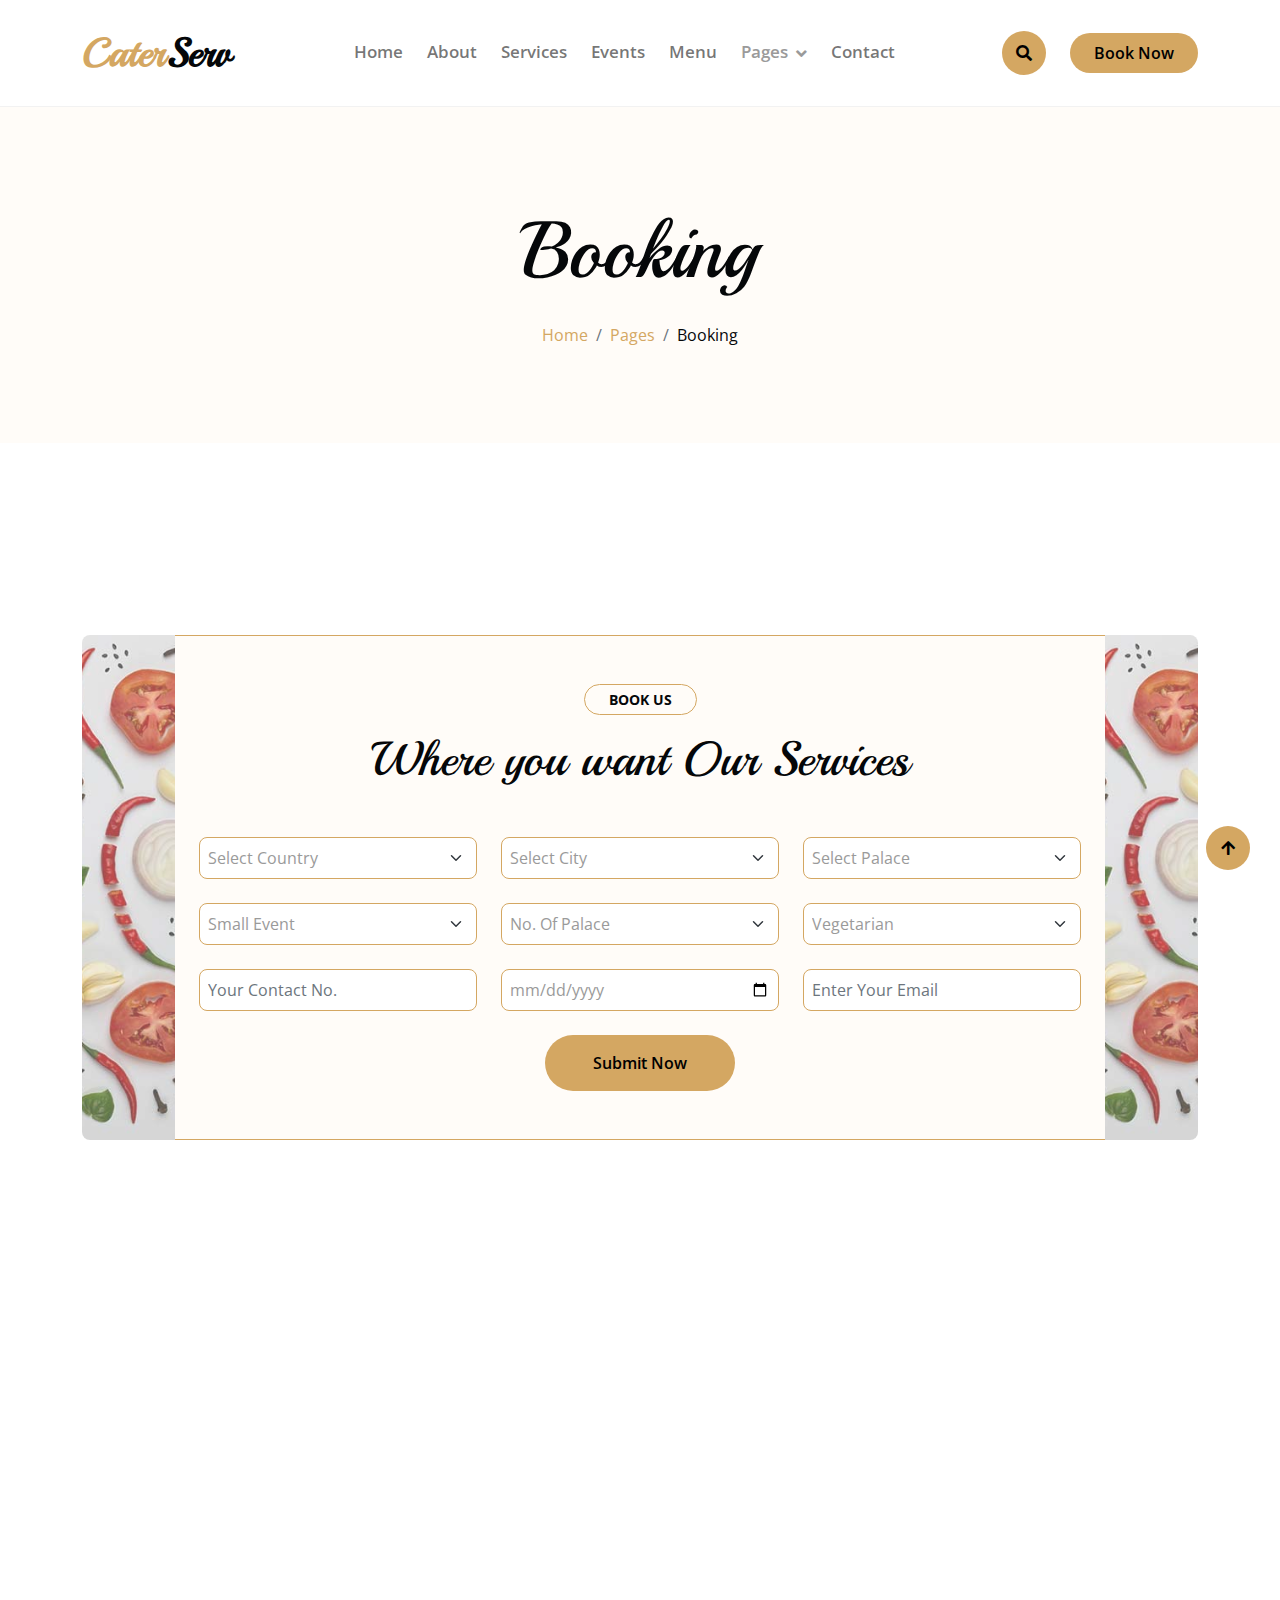
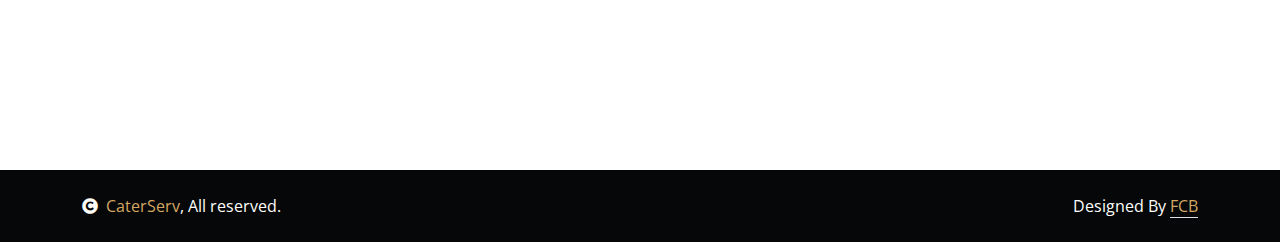
<file: book.html>
<!DOCTYPE html>
<html lang="en">

    <head>
        <meta charset="utf-8">
        <title>CaterServ</title>
        <meta content="width=device-width, initial-scale=1.0" name="viewport">
        <meta content="" name="keywords">
        <meta content="" name="description">

        <!-- Google Web Fonts -->
        <link rel="preconnect" href="https://fonts.googleapis.com">
        <link rel="preconnect" href="https://fonts.gstatic.com" crossorigin>
        <link href="https://fonts.googleapis.com/css2?family=Open+Sans:wght@400;600&family=Playball&display=swap" rel="stylesheet">

        <!-- Icon Font Stylesheet -->
        <link rel="stylesheet" href="https://use.fontawesome.com/releases/v5.15.4/css/all.css"/>
        <link href="https://cdn.jsdelivr.net/npm/bootstrap-icons@1.4.1/font/bootstrap-icons.css" rel="stylesheet">

        <!-- Libraries Stylesheet -->
        <link href="lib/animate/animate.min.css" rel="stylesheet">
        <link href="lib/lightbox/css/lightbox.min.css" rel="stylesheet">
        <link href="lib/owlcarousel/owl.carousel.min.css" rel="stylesheet">

        <!-- Customized Bootstrap Stylesheet -->
        <link href="css/bootstrap.min.css" rel="stylesheet">

        <!-- Template Stylesheet -->
        <link href="css/style.css" rel="stylesheet">
    </head>

    <body>

        <!-- Spinner Start -->
        <div id="spinner" class="show w-100 vh-100 bg-white position-fixed translate-middle top-50 start-50  d-flex align-items-center justify-content-center">
            <div class="spinner-grow text-primary" role="status"></div>
        </div>
        <!-- Spinner End -->


        <!-- Navbar start -->
        <div class="container-fluid nav-bar">
            <div class="container">
                <nav class="navbar navbar-light navbar-expand-lg py-4">
                    <a href="index.html" class="navbar-brand">
                        <h1 class="text-primary fw-bold mb-0">Cater<span class="text-dark">Serv</span> </h1>
                    </a>
                    <button class="navbar-toggler py-2 px-3" type="button" data-bs-toggle="collapse" data-bs-target="#navbarCollapse">
                        <span class="fa fa-bars text-primary"></span>
                    </button>
                    <div class="collapse navbar-collapse" id="navbarCollapse">
                        <div class="navbar-nav mx-auto">
                            <a href="index.html" class="nav-item nav-link">Home</a>
                            <a href="about.html" class="nav-item nav-link">About</a>
                            <a href="service.html" class="nav-item nav-link">Services</a>
                            <a href="event.html" class="nav-item nav-link">Events</a>
                            <a href="menu.html" class="nav-item nav-link">Menu</a>
                            <div class="nav-item dropdown">
                                <a href="#" class="nav-link dropdown-toggle active" data-bs-toggle="dropdown">Pages</a>
                                <div class="dropdown-menu bg-light">
                                    <a href="book.html" class="dropdown-item active">Booking</a>
                                    <a href="blog.html" class="dropdown-item">Our Blog</a>
                                    <a href="team.html" class="dropdown-item">Our Team</a>
                                    <a href="testimonial.html" class="dropdown-item">Testimonial</a>
                                    <a href="404.html" class="dropdown-item">404 Page</a>
                                </div>
                            </div>
                            <a href="contact.html" class="nav-item nav-link">Contact</a>
                        </div>
                        <button class="btn-search btn btn-primary btn-md-square me-4 rounded-circle d-none d-lg-inline-flex" data-bs-toggle="modal" data-bs-target="#searchModal"><i class="fas fa-search"></i></button>
                        <a href="" class="btn btn-primary py-2 px-4 d-none d-xl-inline-block rounded-pill">Book Now</a>
                    </div>
                </nav>
            </div>
        </div>
        <!-- Navbar End -->


        <!-- Modal Search Start -->
        <div class="modal fade" id="searchModal" tabindex="-1" aria-labelledby="exampleModalLabel" aria-hidden="true">
            <div class="modal-dialog modal-fullscreen">
                <div class="modal-content rounded-0">
                    <div class="modal-header">
                        <h5 class="modal-title" id="exampleModalLabel">Search by keyword</h5>
                        <button type="button" class="btn-close" data-bs-dismiss="modal" aria-label="Close"></button>
                    </div>
                    <div class="modal-body d-flex align-items-center">
                        <div class="input-group w-75 mx-auto d-flex">
                            <input type="search" class="form-control bg-transparent p-3" placeholder="keywords" aria-describedby="search-icon-1">
                            <span id="search-icon-1" class="input-group-text p-3"><i class="fa fa-search"></i></span>
                        </div>
                    </div>
                </div>
            </div>
        </div>
        <!-- Modal Search End -->


        <!-- Hero Start -->
        <div class="container-fluid bg-light py-6 my-6 mt-0">
            <div class="container text-center animated bounceInDown">
                <h1 class="display-1 mb-4">Booking</h1>
                <ol class="breadcrumb justify-content-center mb-0 animated bounceInDown">
                    <li class="breadcrumb-item"><a href="#">Home</a></li>
                    <li class="breadcrumb-item"><a href="#">Pages</a></li>
                    <li class="breadcrumb-item text-dark" aria-current="page">Booking</li>
                </ol>
            </div>
        </div>
        <!-- Hero End -->


        <!-- Book Us Start -->
        <div class="container-fluid contact py-6 wow bounceInUp" data-wow-delay="0.1s">
            <div class="container">
                <div class="row g-0">
                    <div class="col-1">
                        <img src="img/background-site.jpg" class="img-fluid h-100 w-100 rounded-start" style="object-fit: cover; opacity: 0.7;" alt="">
                    </div>
                    <div class="col-10">
                        <div class="border-bottom border-top border-primary bg-light py-5 px-4">
                            <div class="text-center">
                                <small class="d-inline-block fw-bold text-dark text-uppercase bg-light border border-primary rounded-pill px-4 py-1 mb-3">Book Us</small>
                                <h1 class="display-5 mb-5">Where you want Our Services</h1>
                            </div>
                            <div class="row g-4 form">
                                <div class="col-lg-4 col-md-6">
                                    <select class="form-select border-primary p-2" aria-label="Default select example">
                                        <option selected>Select Country</option>
                                        <option value="1">USA</option>
                                        <option value="2">UK</option>
                                        <option value="3">India</option>
                                    </select>
                                </div>
                                <div class="col-lg-4 col-md-6">
                                    <select class="form-select border-primary p-2" aria-label="Default select example">
                                        <option selected>Select City</option>
                                        <option value="1">Depend On Country</option>
                                        <option value="2">UK</option>
                                        <option value="3">India</option>
                                    </select>
                                </div>
                                <div class="col-lg-4 col-md-6">
                                    <select class="form-select border-primary p-2" aria-label="Default select example">
                                        <option selected>Select Palace</option>
                                        <option value="1">Depend On Country</option>
                                        <option value="2">UK</option>
                                        <option value="3">India</option>
                                    </select>
                                </div>
                                <div class="col-lg-4 col-md-6">
                                    <select class="form-select border-primary p-2" aria-label="Default select example">
                                        <option selected>Small Event</option>
                                        <option value="1">Event Type</option>
                                        <option value="2">Big Event</option>
                                        <option value="3">Small Event</option>
                                    </select>
                                </div>
                                <div class="col-lg-4 col-md-6">
                                    <select class="form-select border-primary p-2" aria-label="Default select example">
                                        <option selected>No. Of Palace</option>
                                        <option value="1">100-200</option>
                                        <option value="2">300-400</option>
                                        <option value="3">500-600</option>
                                        <option value="4">700-800</option>
                                        <option value="5">900-1000</option>
                                        <option value="6">1000+</option>
                                    </select>
                                </div>
                                <div class="col-lg-4 col-md-6">
                                    <select class="form-select border-primary p-2" aria-label="Default select example">
                                        <option selected>Vegetarian</option>
                                        <option value="1">Vegetarian</option>
                                        <option value="2">Non Vegetarian</option>
                                    </select>
                                </div>
                                <div class="col-lg-4 col-md-6">
                                    <input type="mobile" class="form-control border-primary p-2" placeholder="Your Contact No.">
                                </div>
                                <div class="col-lg-4 col-md-6">
                                    <input type="date" class="form-control border-primary p-2" placeholder="Select Date">
                                </div>
                                <div class="col-lg-4 col-md-6">
                                    <input type="email" class="form-control border-primary p-2" placeholder="Enter Your Email">
                                </div>
                                <div class="col-12 text-center">
                                    <button type="submit" class="btn btn-primary px-5 py-3 rounded-pill">Submit Now</button>
                                </div>
                            </div>
                        </div>
                    </div>
                    <div class="col-1">
                        <img src="img/background-site.jpg" class="img-fluid h-100 w-100 rounded-end" style="object-fit: cover; opacity: 0.7;" alt="">
                    </div>
                </div>
            </div>
        </div>
        <!-- Book Us End -->


        <!-- Footer Start -->
        <div class="container-fluid footer py-6 my-6 mb-0 bg-light wow bounceInUp" data-wow-delay="0.1s">
            <div class="container">
                <div class="row">
                    <div class="col-lg-3 col-md-6">
                        <div class="footer-item">
                            <h1 class="text-primary">Cater<span class="text-dark">Serv</span></h1>
                            <p class="lh-lg mb-4">There cursus massa at urnaaculis estieSed aliquamellus vitae ultrs condmentum leo massamollis its estiegittis miristum.</p>
                            <div class="footer-icon d-flex">
                                <a class="btn btn-primary btn-sm-square me-2 rounded-circle" href=""><i class="fab fa-facebook-f"></i></a>
                                <a class="btn btn-primary btn-sm-square me-2 rounded-circle" href=""><i class="fab fa-twitter"></i></a>
                                <a href="#" class="btn btn-primary btn-sm-square me-2 rounded-circle"><i class="fab fa-instagram"></i></a>
                                <a href="#" class="btn btn-primary btn-sm-square rounded-circle"><i class="fab fa-linkedin-in"></i></a>
                            </div>
                        </div>
                    </div>
                    <div class="col-lg-3 col-md-6">
                        <div class="footer-item">
                            <h4 class="mb-4">Special Facilities</h4>
                            <div class="d-flex flex-column align-items-start">
                                <a class="text-body mb-3" href=""><i class="fa fa-check text-primary me-2"></i>Cheese Burger</a>
                                <a class="text-body mb-3" href=""><i class="fa fa-check text-primary me-2"></i>Sandwich</a>
                                <a class="text-body mb-3" href=""><i class="fa fa-check text-primary me-2"></i>Panner Burger</a>
                                <a class="text-body mb-3" href=""><i class="fa fa-check text-primary me-2"></i>Special Sweets</a>
                            </div>
                        </div>
                    </div>
                    <div class="col-lg-3 col-md-6">
                        <div class="footer-item">
                            <h4 class="mb-4">Contact Us</h4>
                            <div class="d-flex flex-column align-items-start">
                                <p><i class="fa fa-map-marker-alt text-primary me-2"></i> 30 New Road, Onitsha</p>
                                <p><i class="fa fa-phone-alt text-primary me-2"></i> +234-704-787-2574</p>
                                <p><i class="fas fa-envelope text-primary me-2"></i> info@example.com</p>
                                <p><i class="fa fa-clock text-primary me-2"></i> 26/7 Hours Service</p>
                            </div>
                        </div>
                    </div>
                    <div class="col-lg-3 col-md-6">
                        <div class="footer-item">
                            <h4 class="mb-4">Social Gallery</h4>
                            <div class="row g-2">
                                <div class="col-4">
                                     <img src="img/menu-01.jpg" class="img-fluid rounded-circle border border-primary p-2" alt="">
                                </div>
                                <div class="col-4">
                                     <img src="img/menu-02.jpg" class="img-fluid rounded-circle border border-primary p-2" alt="">
                                </div>
                                <div class="col-4">
                                     <img src="img/menu-03.jpg" class="img-fluid rounded-circle border border-primary p-2" alt="">
                                </div>
                                <div class="col-4">
                                     <img src="img/menu-04.jpg" class="img-fluid rounded-circle border border-primary p-2" alt="">
                                </div>
                                <div class="col-4">
                                     <img src="img/menu-05.jpg" class="img-fluid rounded-circle border border-primary p-2" alt="">
                                </div>
                                <div class="col-4">
                                     <img src="img/menu-06.jpg" class="img-fluid rounded-circle border border-primary p-2" alt="">
                                </div>
                            </div>
                        </div>
                    </div>
                </div>
            </div>
        </div>
        <!-- Footer End -->


        <!-- Copyright Start -->
        <div class="container-fluid copyright bg-dark py-4">
            <div class="container">
                <div class="row">
                    <div class="col-md-6 text-center text-md-start mb-3 mb-md-0">
                        <span class="text-light"><a href="#"><i class="fas fa-copyright text-light me-2"></i>CaterServ</a>, All reserved.</span>
                    </div>
                    <div class="col-md-6 my-auto text-center text-md-end text-white">
                        Designed By <a class="border-bottom" href="https://htmlcodex.com">FCB</a>
                    </div>
                </div>
            </div>
        </div>
        <!-- Copyright End -->


        <!-- Back to Top -->
        <a href="#" class="btn btn-md-square btn-primary rounded-circle back-to-top"><i class="fa fa-arrow-up"></i></a>   

        
    <!-- JavaScript Libraries -->
    <script src="https://ajax.googleapis.com/ajax/libs/jquery/1.12.4/jquery.min.js"></script>
    <script src="https://cdn.jsdelivr.net/npm/bootstrap@5.0.0/dist/js/bootstrap.bundle.min.js"></script>
    <script src="lib/wow/wow.min.js"></script>
    <script src="lib/easing/easing.min.js"></script>
    <script src="lib/waypoints/waypoints.min.js"></script>
    <script src="lib/counterup/counterup.min.js"></script>
    <script src="lib/lightbox/js/lightbox.min.js"></script>
    <script src="lib/owlcarousel/owl.carousel.min.js"></script>

    <!-- Template Javascript -->
    <script src="js/main.js"></script>
    </body>

</html>
</file>
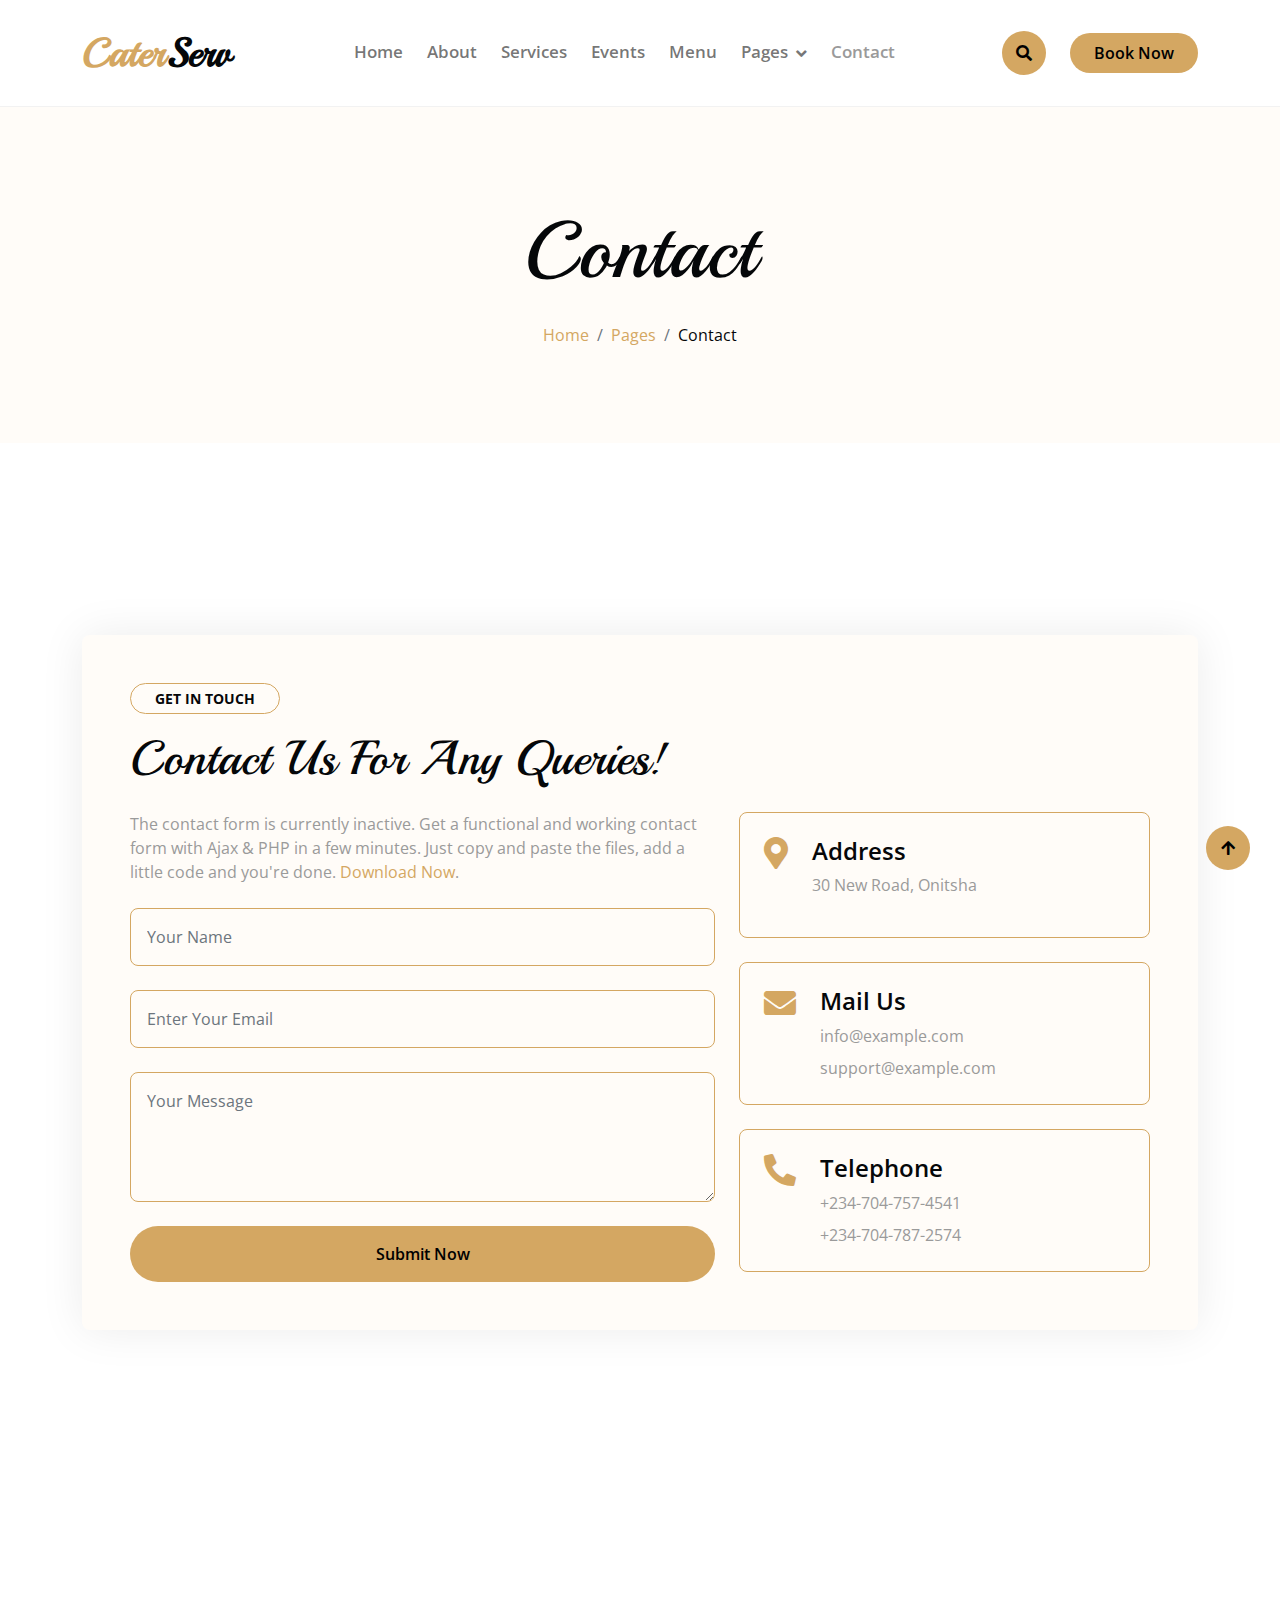
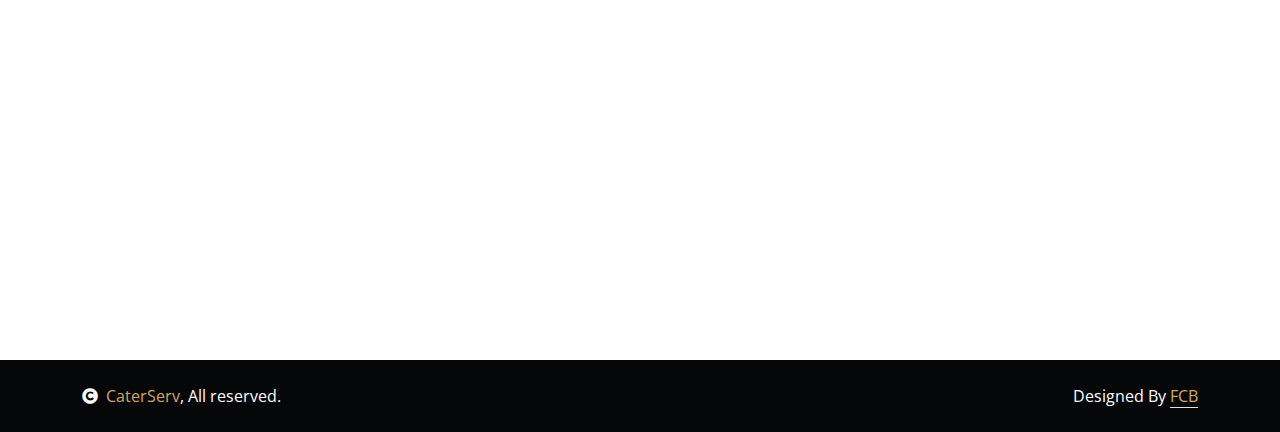
<file: contact.html>
<!DOCTYPE html>
<html lang="en">

    <head>
        <meta charset="utf-8">
        <title>CaterServ</title>
        <meta content="width=device-width, initial-scale=1.0" name="viewport">
        <meta content="" name="keywords">
        <meta content="" name="description">

        <!-- Google Web Fonts -->
        <link rel="preconnect" href="https://fonts.googleapis.com">
        <link rel="preconnect" href="https://fonts.gstatic.com" crossorigin>
        <link href="https://fonts.googleapis.com/css2?family=Open+Sans:wght@400;600&family=Playball&display=swap" rel="stylesheet">

        <!-- Icon Font Stylesheet -->
        <link rel="stylesheet" href="https://use.fontawesome.com/releases/v5.15.4/css/all.css"/>
        <link href="https://cdn.jsdelivr.net/npm/bootstrap-icons@1.4.1/font/bootstrap-icons.css" rel="stylesheet">

        <!-- Libraries Stylesheet -->
        <link href="lib/animate/animate.min.css" rel="stylesheet">
        <link href="lib/lightbox/css/lightbox.min.css" rel="stylesheet">
        <link href="lib/owlcarousel/owl.carousel.min.css" rel="stylesheet">

        <!-- Customized Bootstrap Stylesheet -->
        <link href="css/bootstrap.min.css" rel="stylesheet">

        <!-- Template Stylesheet -->
        <link href="css/style.css" rel="stylesheet">
    </head>

    <body>

        <!-- Spinner Start -->
        <div id="spinner" class="show w-100 vh-100 bg-white position-fixed translate-middle top-50 start-50  d-flex align-items-center justify-content-center">
            <div class="spinner-grow text-primary" role="status"></div>
        </div>
        <!-- Spinner End -->


        <!-- Navbar start -->
        <div class="container-fluid nav-bar">
            <div class="container">
                <nav class="navbar navbar-light navbar-expand-lg py-4">
                    <a href="index.html" class="navbar-brand">
                        <h1 class="text-primary fw-bold mb-0">Cater<span class="text-dark">Serv</span> </h1>
                    </a>
                    <button class="navbar-toggler py-2 px-3" type="button" data-bs-toggle="collapse" data-bs-target="#navbarCollapse">
                        <span class="fa fa-bars text-primary"></span>
                    </button>
                    <div class="collapse navbar-collapse" id="navbarCollapse">
                        <div class="navbar-nav mx-auto">
                            <a href="index.html" class="nav-item nav-link">Home</a>
                            <a href="about.html" class="nav-item nav-link">About</a>
                            <a href="service.html" class="nav-item nav-link">Services</a>
                            <a href="event.html" class="nav-item nav-link">Events</a>
                            <a href="menu.html" class="nav-item nav-link">Menu</a>
                            <div class="nav-item dropdown">
                                <a href="#" class="nav-link dropdown-toggle" data-bs-toggle="dropdown">Pages</a>
                                <div class="dropdown-menu bg-light">
                                    <a href="book.html" class="dropdown-item">Booking</a>
                                    <a href="blog.html" class="dropdown-item">Our Blog</a>
                                    <a href="team.html" class="dropdown-item">Our Team</a>
                                    <a href="testimonial.html" class="dropdown-item">Testimonial</a>
                                    <a href="404.html" class="dropdown-item">404 Page</a>
                                </div>
                            </div>
                            <a href="contact.html" class="nav-item nav-link active">Contact</a>
                        </div>
                        <button class="btn-search btn btn-primary btn-md-square me-4 rounded-circle d-none d-lg-inline-flex" data-bs-toggle="modal" data-bs-target="#searchModal"><i class="fas fa-search"></i></button>
                        <a href="" class="btn btn-primary py-2 px-4 d-none d-xl-inline-block rounded-pill">Book Now</a>
                    </div>
                </nav>
            </div>
        </div>
        <!-- Navbar End -->


        <!-- Modal Search Start -->
        <div class="modal fade" id="searchModal" tabindex="-1" aria-labelledby="exampleModalLabel" aria-hidden="true">
            <div class="modal-dialog modal-fullscreen">
                <div class="modal-content rounded-0">
                    <div class="modal-header">
                        <h5 class="modal-title" id="exampleModalLabel">Search by keyword</h5>
                        <button type="button" class="btn-close" data-bs-dismiss="modal" aria-label="Close"></button>
                    </div>
                    <div class="modal-body d-flex align-items-center">
                        <div class="input-group w-75 mx-auto d-flex">
                            <input type="search" class="form-control bg-transparent p-3" placeholder="keywords" aria-describedby="search-icon-1">
                            <span id="search-icon-1" class="input-group-text p-3"><i class="fa fa-search"></i></span>
                        </div>
                    </div>
                </div>
            </div>
        </div>
        <!-- Modal Search End -->


        <!-- Hero Start -->
        <div class="container-fluid bg-light py-6 my-6 mt-0">
            <div class="container text-center animated bounceInDown">
                <h1 class="display-1 mb-4">Contact</h1>
                <ol class="breadcrumb justify-content-center mb-0 animated bounceInDown">
                    <li class="breadcrumb-item"><a href="#">Home</a></li>
                    <li class="breadcrumb-item"><a href="#">Pages</a></li>
                    <li class="breadcrumb-item text-dark" aria-current="page">Contact</li>
                </ol>
            </div>
        </div>
        <!-- Hero End -->


        <!-- Contact Start -->
        <div class="container-fluid contact py-6 wow bounceInUp" data-wow-delay="0.1s">
            <div class="container">
                <div class="p-5 bg-light rounded contact-form">
                    <div class="row g-4">
                        <div class="col-12">
                            <small class="d-inline-block fw-bold text-dark text-uppercase bg-light border border-primary rounded-pill px-4 py-1 mb-3">Get in touch</small>
                            <h1 class="display-5 mb-0">Contact Us For Any Queries!</h1>
                        </div>
                        <div class="col-md-6 col-lg-7">
                            <p class="mb-4">The contact form is currently inactive. Get a functional and working contact form with Ajax & PHP in a few minutes. Just copy and paste the files, add a little code and you're done. <a href="https://htmlcodex.com/contact-form">Download Now</a>.</p>
                            <form>
                                <input type="text" class="w-100 form-control p-3 mb-4 border-primary bg-light" placeholder="Your Name">
                                <input type="email" class="w-100 form-control p-3 mb-4 border-primary bg-light" placeholder="Enter Your Email">
                                <textarea class="w-100 form-control mb-4 p-3 border-primary bg-light" rows="4" cols="10" placeholder="Your Message"></textarea>
                                <button class="w-100 btn btn-primary form-control p-3 border-primary bg-primary rounded-pill" type="submit">Submit Now</button>
                            </form>
                        </div>
                        <div class="col-md-6 col-lg-5">
                            <div>
                                <div class="d-inline-flex w-100 border border-primary p-4 rounded mb-4">
                                    <i class="fas fa-map-marker-alt fa-2x text-primary me-4"></i>
                                    <div class="">
                                        <h4>Address</h4>
                                        <p>30 New Road, Onitsha</p>
                                    </div>
                                </div>
                                <div class="d-inline-flex w-100 border border-primary p-4 rounded mb-4">
                                    <i class="fas fa-envelope fa-2x text-primary me-4"></i>
                                    <div class="">
                                        <h4>Mail Us</h4>
                                        <p class="mb-2">info@example.com</p>
                                        <p class="mb-0">support@example.com</p>
                                    </div>
                                </div>
                                <div class="d-inline-flex w-100 border border-primary p-4 rounded">
                                    <i class="fa fa-phone-alt fa-2x text-primary me-4"></i>
                                    <div class="">
                                        <h4>Telephone</h4>
                                        <p class="mb-2">+234-704-757-4541</p>
                                        <p class="mb-0">+234-704-787-2574</p>
                                    </div>
                                </div>
                            </div>
                        </div>
                    </div>
                </div>
            </div>
        </div>
        <!-- Contact End -->


        <!-- Footer Start -->
        <div class="container-fluid footer py-6 my-6 mb-0 bg-light wow bounceInUp" data-wow-delay="0.1s">
            <div class="container">
                <div class="row">
                    <div class="col-lg-3 col-md-6">
                        <div class="footer-item">
                            <h1 class="text-primary">Cater<span class="text-dark">Serv</span></h1>
                            <p class="lh-lg mb-4">There cursus massa at urnaaculis estieSed aliquamellus vitae ultrs condmentum leo massamollis its estiegittis miristum.</p>
                            <div class="footer-icon d-flex">
                                <a class="btn btn-primary btn-sm-square me-2 rounded-circle" href=""><i class="fab fa-facebook-f"></i></a>
                                <a class="btn btn-primary btn-sm-square me-2 rounded-circle" href=""><i class="fab fa-twitter"></i></a>
                                <a href="#" class="btn btn-primary btn-sm-square me-2 rounded-circle"><i class="fab fa-instagram"></i></a>
                                <a href="#" class="btn btn-primary btn-sm-square rounded-circle"><i class="fab fa-linkedin-in"></i></a>
                            </div>
                        </div>
                    </div>
                    <div class="col-lg-3 col-md-6">
                        <div class="footer-item">
                            <h4 class="mb-4">Special Facilities</h4>
                            <div class="d-flex flex-column align-items-start">
                                <a class="text-body mb-3" href=""><i class="fa fa-check text-primary me-2"></i>Cheese Burger</a>
                                <a class="text-body mb-3" href=""><i class="fa fa-check text-primary me-2"></i>Sandwich</a>
                                <a class="text-body mb-3" href=""><i class="fa fa-check text-primary me-2"></i>Panner Burger</a>
                                <a class="text-body mb-3" href=""><i class="fa fa-check text-primary me-2"></i>Special Sweets</a>
                            </div>
                        </div>
                    </div>
                    <div class="col-lg-3 col-md-6">
                        <div class="footer-item">
                            <h4 class="mb-4">Contact Us</h4>
                            <div class="d-flex flex-column align-items-start">
                                <p><i class="fa fa-map-marker-alt text-primary me-2"></i> 30 New Road, Onitsha</p>
                                <p><i class="fa fa-phone-alt text-primary me-2"></i> +234-704-787-2574</p>
                                <p><i class="fas fa-envelope text-primary me-2"></i> info@example.com</p>
                                <p><i class="fa fa-clock text-primary me-2"></i> 26/7 Hours Service</p>
                            </div>
                        </div>
                    </div>
                    <div class="col-lg-3 col-md-6">
                        <div class="footer-item">
                            <h4 class="mb-4">Social Gallery</h4>
                            <div class="row g-2">
                                <div class="col-4">
                                     <img src="img/menu-01.jpg" class="img-fluid rounded-circle border border-primary p-2" alt="">
                                </div>
                                <div class="col-4">
                                     <img src="img/menu-02.jpg" class="img-fluid rounded-circle border border-primary p-2" alt="">
                                </div>
                                <div class="col-4">
                                     <img src="img/menu-03.jpg" class="img-fluid rounded-circle border border-primary p-2" alt="">
                                </div>
                                <div class="col-4">
                                     <img src="img/menu-04.jpg" class="img-fluid rounded-circle border border-primary p-2" alt="">
                                </div>
                                <div class="col-4">
                                     <img src="img/menu-05.jpg" class="img-fluid rounded-circle border border-primary p-2" alt="">
                                </div>
                                <div class="col-4">
                                     <img src="img/menu-06.jpg" class="img-fluid rounded-circle border border-primary p-2" alt="">
                                </div>
                            </div>
                        </div>
                    </div>
                </div>
            </div>
        </div>
        <!-- Footer End -->


        <!-- Copyright Start -->
        <div class="container-fluid copyright bg-dark py-4">
            <div class="container">
                <div class="row">
                    <div class="col-md-6 text-center text-md-start mb-3 mb-md-0">
                        <span class="text-light"><a href="#"><i class="fas fa-copyright text-light me-2"></i>CaterServ</a>, All reserved.</span>
                    </div>
                    <div class="col-md-6 my-auto text-center text-md-end text-white">
                        Designed By <a class="border-bottom" href="https://htmlcodex.com">FCB</a>
                    </div>
                </div>
            </div>
        </div>
        <!-- Copyright End -->


        <!-- Back to Top -->
        <a href="#" class="btn btn-md-square btn-primary rounded-circle back-to-top"><i class="fa fa-arrow-up"></i></a>   

        
    <!-- JavaScript Libraries -->
    <script src="https://ajax.googleapis.com/ajax/libs/jquery/1.12.4/jquery.min.js"></script>
    <script src="https://cdn.jsdelivr.net/npm/bootstrap@5.0.0/dist/js/bootstrap.bundle.min.js"></script>
    <script src="lib/wow/wow.min.js"></script>
    <script src="lib/easing/easing.min.js"></script>
    <script src="lib/waypoints/waypoints.min.js"></script>
    <script src="lib/counterup/counterup.min.js"></script>
    <script src="lib/lightbox/js/lightbox.min.js"></script>
    <script src="lib/owlcarousel/owl.carousel.min.js"></script>

    <!-- Template Javascript -->
    <script src="js/main.js"></script>
    </body>

</html>
</file>
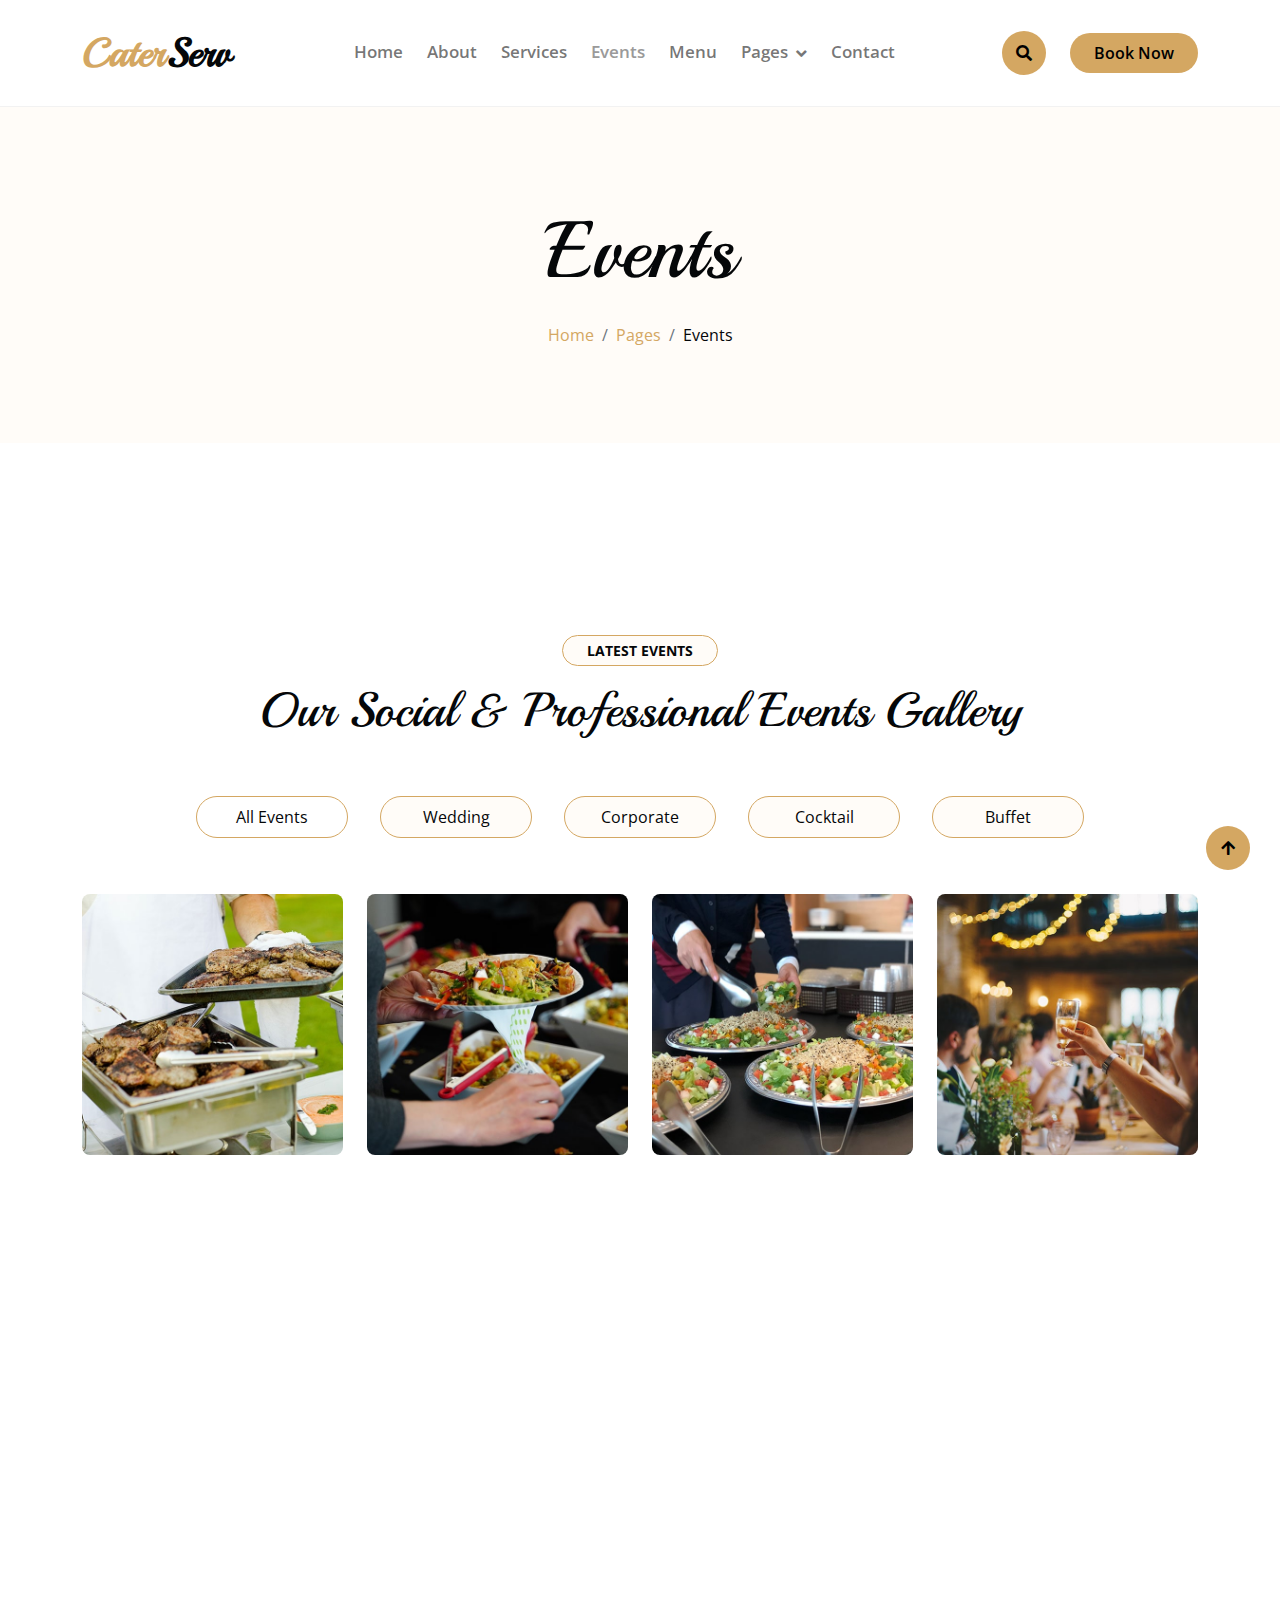
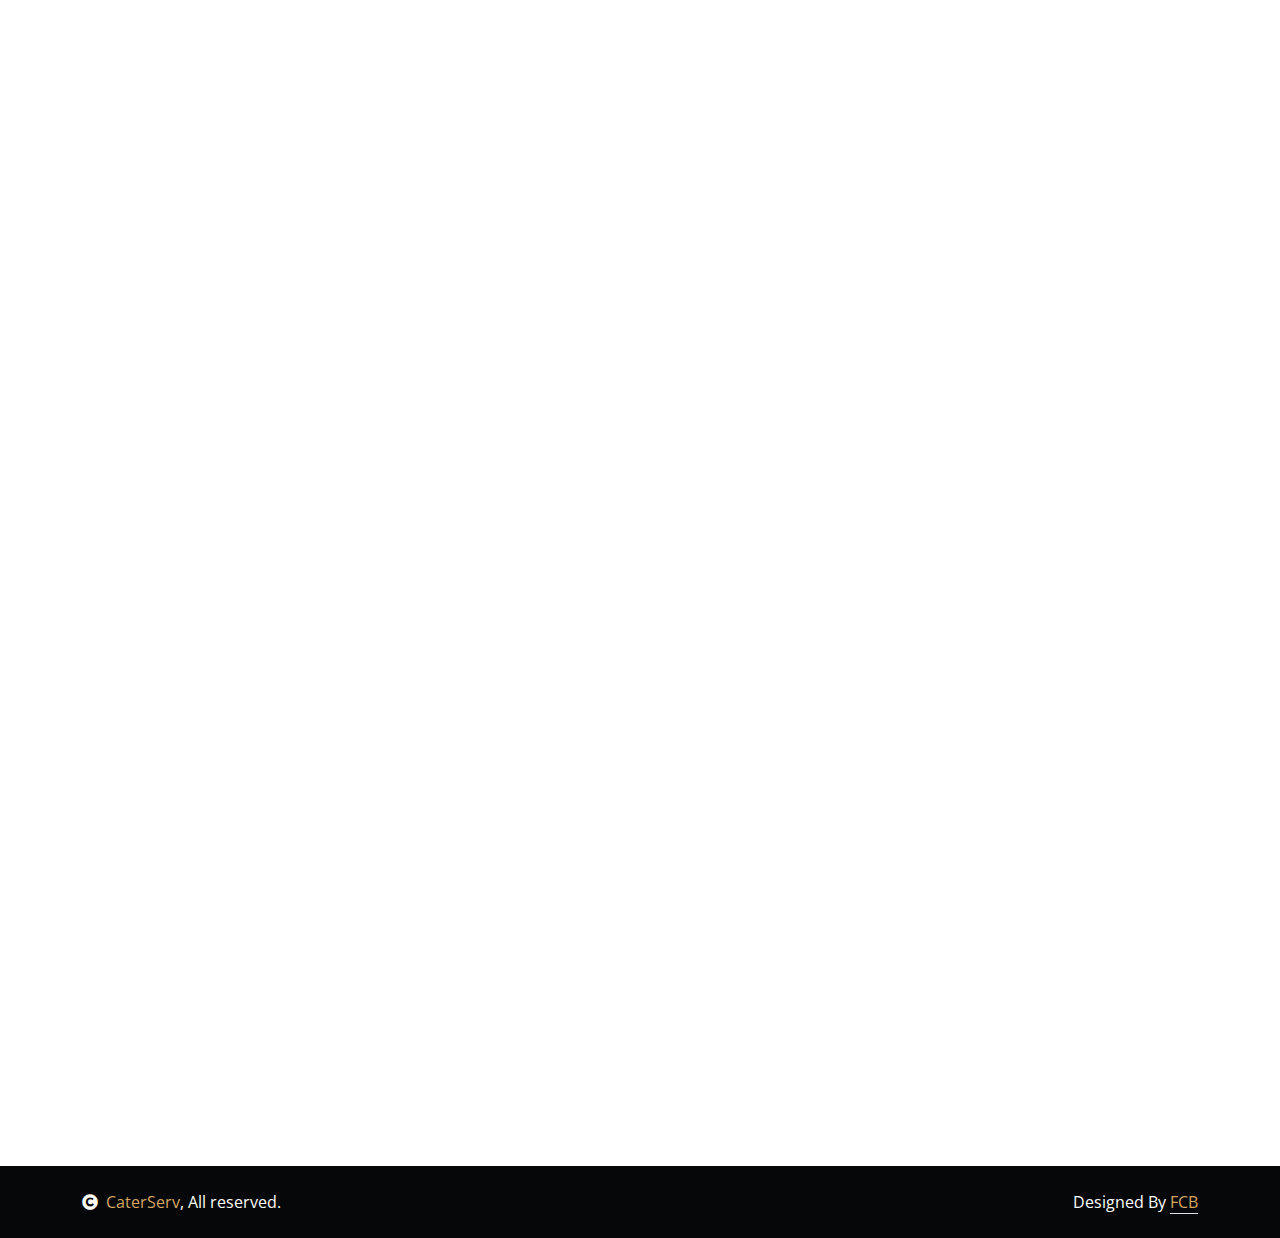
<file: event.html>
<!DOCTYPE html>
<html lang="en">

    <head>
        <meta charset="utf-8">
        <title>CaterServ</title>
        <meta content="width=device-width, initial-scale=1.0" name="viewport">
        <meta content="" name="keywords">
        <meta content="" name="description">

        <!-- Google Web Fonts -->
        <link rel="preconnect" href="https://fonts.googleapis.com">
        <link rel="preconnect" href="https://fonts.gstatic.com" crossorigin>
        <link href="https://fonts.googleapis.com/css2?family=Open+Sans:wght@400;600&family=Playball&display=swap" rel="stylesheet">

        <!-- Icon Font Stylesheet -->
        <link rel="stylesheet" href="https://use.fontawesome.com/releases/v5.15.4/css/all.css"/>
        <link href="https://cdn.jsdelivr.net/npm/bootstrap-icons@1.4.1/font/bootstrap-icons.css" rel="stylesheet">

        <!-- Libraries Stylesheet -->
        <link href="lib/animate/animate.min.css" rel="stylesheet">
        <link href="lib/lightbox/css/lightbox.min.css" rel="stylesheet">
        <link href="lib/owlcarousel/owl.carousel.min.css" rel="stylesheet">

        <!-- Customized Bootstrap Stylesheet -->
        <link href="css/bootstrap.min.css" rel="stylesheet">

        <!-- Template Stylesheet -->
        <link href="css/style.css" rel="stylesheet">
    </head>

    <body>

        <!-- Spinner Start -->
        <div id="spinner" class="show w-100 vh-100 bg-white position-fixed translate-middle top-50 start-50  d-flex align-items-center justify-content-center">
            <div class="spinner-grow text-primary" role="status"></div>
        </div>
        <!-- Spinner End -->


        <!-- Navbar start -->
        <div class="container-fluid nav-bar">
            <div class="container">
                <nav class="navbar navbar-light navbar-expand-lg py-4">
                    <a href="index.html" class="navbar-brand">
                        <h1 class="text-primary fw-bold mb-0">Cater<span class="text-dark">Serv</span> </h1>
                    </a>
                    <button class="navbar-toggler py-2 px-3" type="button" data-bs-toggle="collapse" data-bs-target="#navbarCollapse">
                        <span class="fa fa-bars text-primary"></span>
                    </button>
                    <div class="collapse navbar-collapse" id="navbarCollapse">
                        <div class="navbar-nav mx-auto">
                            <a href="index.html" class="nav-item nav-link">Home</a>
                            <a href="about.html" class="nav-item nav-link">About</a>
                            <a href="service.html" class="nav-item nav-link">Services</a>
                            <a href="event.html" class="nav-item nav-link active">Events</a>
                            <a href="menu.html" class="nav-item nav-link">Menu</a>
                            <div class="nav-item dropdown">
                                <a href="#" class="nav-link dropdown-toggle" data-bs-toggle="dropdown">Pages</a>
                                <div class="dropdown-menu bg-light">
                                    <a href="book.html" class="dropdown-item">Booking</a>
                                    <a href="blog.html" class="dropdown-item">Our Blog</a>
                                    <a href="team.html" class="dropdown-item">Our Team</a>
                                    <a href="testimonial.html" class="dropdown-item">Testimonial</a>
                                    <a href="404.html" class="dropdown-item">404 Page</a>
                                </div>
                            </div>
                            <a href="contact.html" class="nav-item nav-link">Contact</a>
                        </div>
                        <button class="btn-search btn btn-primary btn-md-square me-4 rounded-circle d-none d-lg-inline-flex" data-bs-toggle="modal" data-bs-target="#searchModal"><i class="fas fa-search"></i></button>
                        <a href="" class="btn btn-primary py-2 px-4 d-none d-xl-inline-block rounded-pill">Book Now</a>
                    </div>
                </nav>
            </div>
        </div>
        <!-- Navbar End -->


        <!-- Modal Search Start -->
        <div class="modal fade" id="searchModal" tabindex="-1" aria-labelledby="exampleModalLabel" aria-hidden="true">
            <div class="modal-dialog modal-fullscreen">
                <div class="modal-content rounded-0">
                    <div class="modal-header">
                        <h5 class="modal-title" id="exampleModalLabel">Search by keyword</h5>
                        <button type="button" class="btn-close" data-bs-dismiss="modal" aria-label="Close"></button>
                    </div>
                    <div class="modal-body d-flex align-items-center">
                        <div class="input-group w-75 mx-auto d-flex">
                            <input type="search" class="form-control bg-transparent p-3" placeholder="keywords" aria-describedby="search-icon-1">
                            <span id="search-icon-1" class="input-group-text p-3"><i class="fa fa-search"></i></span>
                        </div>
                    </div>
                </div>
            </div>
        </div>
        <!-- Modal Search End -->


        <!-- Hero Start -->
        <div class="container-fluid bg-light py-6 my-6 mt-0">
            <div class="container text-center animated bounceInDown">
                <h1 class="display-1 mb-4">Events</h1>
                <ol class="breadcrumb justify-content-center mb-0 animated bounceInDown">
                    <li class="breadcrumb-item"><a href="#">Home</a></li>
                    <li class="breadcrumb-item"><a href="#">Pages</a></li>
                    <li class="breadcrumb-item text-dark" aria-current="page">Events</li>
                </ol>
            </div>
        </div>
        <!-- Hero End -->


        <!-- Events Start -->
        <div class="container-fluid event py-6">
            <div class="container">
                <div class="text-center wow bounceInUp" data-wow-delay="0.1s">
                    <small class="d-inline-block fw-bold text-dark text-uppercase bg-light border border-primary rounded-pill px-4 py-1 mb-3">Latest Events</small>
                    <h1 class="display-5 mb-5">Our Social & Professional Events Gallery</h1>
                </div>
                <div class="tab-class text-center">
                    <ul class="nav nav-pills d-inline-flex justify-content-center mb-5 wow bounceInUp" data-wow-delay="0.1s">
                        <li class="nav-item p-2">
                            <a class="d-flex mx-2 py-2 border border-primary bg-light rounded-pill active" data-bs-toggle="pill" href="#tab-1">
                                <span class="text-dark" style="width: 150px;">All Events</span>
                            </a>
                        </li>
                        <li class="nav-item p-2">
                            <a class="d-flex py-2 mx-2 border border-primary bg-light rounded-pill" data-bs-toggle="pill" href="#tab-2">
                                <span class="text-dark" style="width: 150px;">Wedding</span>
                            </a>
                        </li>
                        <li class="nav-item p-2">
                            <a class="d-flex mx-2 py-2 border border-primary bg-light rounded-pill" data-bs-toggle="pill" href="#tab-3">
                                <span class="text-dark" style="width: 150px;">Corporate</span>
                            </a>
                        </li>
                        <li class="nav-item p-2">
                            <a class="d-flex mx-2 py-2 border border-primary bg-light rounded-pill" data-bs-toggle="pill" href="#tab-4">
                                <span class="text-dark" style="width: 150px;">Cocktail</span>
                            </a>
                        </li>
                        <li class="nav-item p-2">
                            <a class="d-flex mx-2 py-2 border border-primary bg-light rounded-pill" data-bs-toggle="pill" href="#tab-5">
                                <span class="text-dark" style="width: 150px;">Buffet</span>
                            </a>
                        </li>
                    </ul>
                    <div class="tab-content">
                        <div id="tab-1" class="tab-pane fade show p-0 active">
                            <div class="row g-4">
                                <div class="col-lg-12">
                                    <div class="row g-4">
                                        <div class="col-md-6 col-lg-3 wow bounceInUp" data-wow-delay="0.1s">
                                            <div class="event-img position-relative">
                                                <img class="img-fluid rounded w-100" src="img/event-1.jpg" alt="">
                                                <div class="event-overlay d-flex flex-column p-4">
                                                    <h4 class="me-auto">Wedding</h4>
                                                    <a href="img/event-1.jpg" data-lightbox="event-1" class="my-auto"><i class="fas fa-search-plus text-dark fa-2x"></i></a>
                                                </div>
                                            </div>
                                        </div>
                                        <div class="col-md-6 col-lg-3 wow bounceInUp" data-wow-delay="0.3s">
                                            <div class="event-img position-relative">
                                                <img class="img-fluid rounded w-100" src="img/event-2.jpg" alt="">
                                                <div class="event-overlay d-flex flex-column p-4">
                                                    <h4 class="me-auto">Corporate</h4>
                                                    <a href="img/event-2.jpg" data-lightbox="event-2" class="my-auto"><i class="fas fa-search-plus text-dark fa-2x"></i></a>
                                                </div>
                                            </div>
                                        </div>
                                        <div class="col-md-6 col-lg-3 wow bounceInUp" data-wow-delay="0.5s">
                                            <div class="event-img position-relative">
                                                <img class="img-fluid rounded w-100" src="img/event-3.jpg" alt="">
                                                <div class="event-overlay d-flex flex-column p-4">
                                                    <h4 class="me-auto">Wedding</h4>
                                                    <a href="img/event-3.jpg" data-lightbox="event-3" class="my-auto"><i class="fas fa-search-plus text-dark fa-2x"></i></a>
                                                </div>
                                            </div>
                                        </div>
                                        <div class="col-md-6 col-lg-3 wow bounceInUp" data-wow-delay="0.7s">
                                            <div class="event-img position-relative">
                                                <img class="img-fluid rounded w-100" src="img/event-4.jpg" alt="">
                                                <div class="event-overlay d-flex flex-column p-4">
                                                    <h4 class="me-auto">Buffet</h4>
                                                    <a href="img/event-4.jpg" data-lightbox="event-4" class="my-auto"><i class="fas fa-search-plus text-dark fa-2x"></i></a>
                                                </div>
                                            </div>
                                        </div>
                                        <div class="col-md-6 col-lg-3 wow bounceInUp" data-wow-delay="0.1s">
                                            <div class="event-img position-relative">
                                                <img class="img-fluid rounded w-100" src="img/event-5.jpg" alt="">
                                                <div class="event-overlay d-flex flex-column p-4">
                                                    <h4 class="me-auto">Cocktail</h4>
                                                    <a href="img/event-5.jpg" data-lightbox="event-5" class="my-auto"><i class="fas fa-search-plus text-dark fa-2x"></i></a>
                                                </div>
                                            </div>
                                        </div>
                                        <div class="col-md-6 col-lg-3 wow bounceInUp" data-wow-delay="0.3s">
                                            <div class="event-img position-relative">
                                                <img class="img-fluid rounded w-100" src="img/event-6.jpg" alt="">
                                                <div class="event-overlay d-flex flex-column p-4">
                                                    <h4 class="me-auto">Wedding</h4>
                                                    <a href="img/event-6.jpg" data-lightbox="event-6" class="my-auto"><i class="fas fa-search-plus text-dark fa-2x"></i></a>
                                                </div>
                                            </div>
                                        </div>
                                        <div class="col-md-6 col-lg-3 wow bounceInUp" data-wow-delay="0.5s">
                                            <div class="event-img position-relative">
                                                <img class="img-fluid rounded w-100" src="img/event-7.jpg" alt="">
                                                <div class="event-overlay d-flex flex-column p-4">
                                                    <h4 class="me-auto">Buffet</h4>
                                                    <a href="img/event-7.jpg" data-lightbox="event-7" class="my-auto"><i class="fas fa-search-plus text-dark fa-2x"></i></a>
                                                </div>
                                            </div>
                                        </div>
                                        <div class="col-md-6 col-lg-3 wow bounceInUp" data-wow-delay="0.7s">
                                            <div class="event-img position-relative">
                                                <img class="img-fluid rounded w-100" src="img/event-8.jpg" alt="">
                                                <div class="event-overlay d-flex flex-column p-4">
                                                    <h4 class="me-auto">Corporate</h4>
                                                    <a href="img/event-8.jpg" data-lightbox="event-17" class="my-auto"><i class="fas fa-search-plus text-dark fa-2x"></i></a>
                                                </div>
                                            </div>
                                        </div>
                                    </div>
                                </div>
                            </div>
                        </div>
                        <div id="tab-2" class="tab-pane fade show p-0">
                            <div class="row g-4">
                                <div class="col-lg-12">
                                    <div class="row g-4">
                                        <div class="col-md-6 col-lg-3">
                                            <div class="event-img position-relative">
                                                <img class="img-fluid rounded w-100" src="img/event-1.jpg" alt="">
                                                <div class="event-overlay d-flex flex-column p-4">
                                                    <h4 class="me-auto">Wedding</h4>
                                                    <a href="img/01.jpg" data-lightbox="event-8" class="my-auto"><i class="fas fa-search-plus text-dark fa-2x"></i></a>
                                                </div>
                                            </div>
                                        </div>
                                        <div class="col-md-6 col-lg-3">
                                            <div class="event-img position-relative">
                                                <img class="img-fluid rounded w-100" src="img/event-2.jpg" alt="">
                                                <div class="event-overlay d-flex flex-column p-4">
                                                    <h4 class="me-auto">Wedding</h4>
                                                    <a href="img/01.jpg" data-lightbox="event-9" class="my-auto"><i class="fas fa-search-plus text-dark fa-2x"></i></a>
                                                </div>
                                            </div>
                                        </div>
                                    </div>
                                </div>
                            </div>
                        </div>
                        <div id="tab-3" class="tab-pane fade show p-0">
                            <div class="row g-4">
                                <div class="col-lg-12">
                                    <div class="row g-4">
                                        <div class="col-md-6 col-lg-3">
                                            <div class="event-img position-relative">
                                                <img class="img-fluid rounded w-100" src="img/event-3.jpg" alt="">
                                                <div class="event-overlay d-flex flex-column p-4">
                                                    <h4 class="me-auto">Corporate</h4>
                                                    <a href="img/01.jpg" data-lightbox="event-10" class="my-auto"><i class="fas fa-search-plus text-dark fa-2x"></i></a>
                                                </div>
                                            </div>
                                        </div>
                                        <div class="col-md-6 col-lg-3">
                                            <div class="event-img position-relative">
                                                <img class="img-fluid rounded w-100" src="img/event-4.jpg" alt="">
                                                <div class="event-overlay d-flex flex-column p-4">
                                                    <h4 class="me-auto">Corporate</h4>
                                                    <a href="img/01.jpg" data-lightbox="event-11" class="my-auto"><i class="fas fa-search-plus text-dark fa-2x"></i></a>
                                                </div>
                                            </div>
                                        </div>
                                    </div>
                                </div>
                            </div>
                        </div>
                        <div id="tab-4" class="tab-pane fade show p-0">
                            <div class="row g-4">
                                <div class="col-lg-12">
                                    <div class="row g-4">
                                        <div class="col-md-6 col-lg-3">
                                            <div class="event-img position-relative">
                                                <img class="img-fluid rounded w-100" src="img/event-5.jpg" alt="">
                                                <div class="event-overlay d-flex flex-column p-4">
                                                    <h4 class="me-auto">Cocktail</h4>
                                                    <a href="img/01.jpg" data-lightbox="event-12" class="my-auto"><i class="fas fa-search-plus text-dark fa-2x"></i></a>
                                                </div>
                                            </div>
                                        </div>
                                        <div class="col-md-6 col-lg-3">
                                            <div class="event-img position-relative">
                                                <img class="img-fluid rounded w-100" src="img/event-6.jpg" alt="">
                                                <div class="event-overlay d-flex flex-column p-4">
                                                    <h4 class="me-auto">Cocktail</h4>
                                                    <a href="img/01.jpg" data-lightbox="event-13" class="my-auto"><i class="fas fa-search-plus text-dark fa-2x"></i></a>
                                                </div>
                                            </div>
                                        </div>
                                    </div>
                                </div>
                            </div>
                        </div>
                        <div id="tab-5" class="tab-pane fade show p-0">
                            <div class="row g-4">
                                <div class="col-lg-12">
                                    <div class="row g-4">
                                        <div class="col-md-6 col-lg-3">
                                            <div class="event-img position-relative">
                                                <img class="img-fluid rounded w-100" src="img/event-7.jpg" alt="">
                                                <div class="event-overlay d-flex flex-column p-4">
                                                    <h4 class="me-auto">Buffet</h4>
                                                    <a href="img/01.jpg" data-lightbox="event-14" class="my-auto"><i class="fas fa-search-plus text-dark fa-2x"></i></a>
                                                </div>
                                            </div>
                                        </div>
                                        <div class="col-md-6 col-lg-3">
                                            <div class="event-img position-relative">
                                                <img class="img-fluid rounded w-100" src="img/event-8.jpg" alt="">
                                                <div class="event-overlay d-flex flex-column p-4">
                                                    <h4 class="me-auto">Buffet</h4>
                                                    <a href="img/01.jpg" data-lightbox="event-15" class="my-auto"><i class="fas fa-search-plus text-dark fa-2x"></i></a>
                                                </div>
                                            </div>
                                        </div>
                                    </div>
                                </div>
                            </div>
                        </div>
                    </div>
                </div>
            </div>
        </div>
        <!-- Events End -->


        <!-- Book Us Start -->
        <div class="container-fluid contact py-6 wow bounceInUp" data-wow-delay="0.1s">
            <div class="container">
                <div class="row g-0">
                    <div class="col-1">
                        <img src="img/background-site.jpg" class="img-fluid h-100 w-100 rounded-start" style="object-fit: cover; opacity: 0.7;" alt="">
                    </div>
                    <div class="col-10">
                        <div class="border-bottom border-top border-primary bg-light py-5 px-4">
                            <div class="text-center">
                                <small class="d-inline-block fw-bold text-dark text-uppercase bg-light border border-primary rounded-pill px-4 py-1 mb-3">Book Us</small>
                                <h1 class="display-5 mb-5">Where you want Our Services</h1>
                            </div>
                            <div class="row g-4 form">
                                <div class="col-lg-4 col-md-6">
                                    <select class="form-select border-primary p-2" aria-label="Default select example">
                                        <option selected>Select Country</option>
                                        <option value="1">USA</option>
                                        <option value="2">UK</option>
                                        <option value="3">India</option>
                                    </select>
                                </div>
                                <div class="col-lg-4 col-md-6">
                                    <select class="form-select border-primary p-2" aria-label="Default select example">
                                        <option selected>Select City</option>
                                        <option value="1">Depend On Country</option>
                                        <option value="2">UK</option>
                                        <option value="3">India</option>
                                    </select>
                                </div>
                                <div class="col-lg-4 col-md-6">
                                    <select class="form-select border-primary p-2" aria-label="Default select example">
                                        <option selected>Select Palace</option>
                                        <option value="1">Depend On Country</option>
                                        <option value="2">UK</option>
                                        <option value="3">India</option>
                                    </select>
                                </div>
                                <div class="col-lg-4 col-md-6">
                                    <select class="form-select border-primary p-2" aria-label="Default select example">
                                        <option selected>Small Event</option>
                                        <option value="1">Event Type</option>
                                        <option value="2">Big Event</option>
                                        <option value="3">Small Event</option>
                                    </select>
                                </div>
                                <div class="col-lg-4 col-md-6">
                                    <select class="form-select border-primary p-2" aria-label="Default select example">
                                        <option selected>No. Of Palace</option>
                                        <option value="1">100-200</option>
                                        <option value="2">300-400</option>
                                        <option value="3">500-600</option>
                                        <option value="4">700-800</option>
                                        <option value="5">900-1000</option>
                                        <option value="6">1000+</option>
                                    </select>
                                </div>
                                <div class="col-lg-4 col-md-6">
                                    <select class="form-select border-primary p-2" aria-label="Default select example">
                                        <option selected>Vegetarian</option>
                                        <option value="1">Vegetarian</option>
                                        <option value="2">Non Vegetarian</option>
                                    </select>
                                </div>
                                <div class="col-lg-4 col-md-6">
                                    <input type="mobile" class="form-control border-primary p-2" placeholder="Your Contact No.">
                                </div>
                                <div class="col-lg-4 col-md-6">
                                    <input type="date" class="form-control border-primary p-2" placeholder="Select Date">
                                </div>
                                <div class="col-lg-4 col-md-6">
                                    <input type="email" class="form-control border-primary p-2" placeholder="Enter Your Email">
                                </div>
                                <div class="col-12 text-center">
                                    <button type="submit" class="btn btn-primary px-5 py-3 rounded-pill">Submit Now</button>
                                </div>
                            </div>
                        </div>
                    </div>
                    <div class="col-1">
                        <img src="img/background-site.jpg" class="img-fluid h-100 w-100 rounded-end" style="object-fit: cover; opacity: 0.7;" alt="">
                    </div>
                </div>
            </div>
        </div>
        <!-- Book Us End -->


        <!-- Footer Start -->
        <div class="container-fluid footer py-6 my-6 mb-0 bg-light wow bounceInUp" data-wow-delay="0.1s">
            <div class="container">
                <div class="row">
                    <div class="col-lg-3 col-md-6">
                        <div class="footer-item">
                            <h1 class="text-primary">Cater<span class="text-dark">Serv</span></h1>
                            <p class="lh-lg mb-4">There cursus massa at urnaaculis estieSed aliquamellus vitae ultrs condmentum leo massamollis its estiegittis miristum.</p>
                            <div class="footer-icon d-flex">
                                <a class="btn btn-primary btn-sm-square me-2 rounded-circle" href=""><i class="fab fa-facebook-f"></i></a>
                                <a class="btn btn-primary btn-sm-square me-2 rounded-circle" href=""><i class="fab fa-twitter"></i></a>
                                <a href="#" class="btn btn-primary btn-sm-square me-2 rounded-circle"><i class="fab fa-instagram"></i></a>
                                <a href="#" class="btn btn-primary btn-sm-square rounded-circle"><i class="fab fa-linkedin-in"></i></a>
                            </div>
                        </div>
                    </div>
                    <div class="col-lg-3 col-md-6">
                        <div class="footer-item">
                            <h4 class="mb-4">Special Facilities</h4>
                            <div class="d-flex flex-column align-items-start">
                                <a class="text-body mb-3" href=""><i class="fa fa-check text-primary me-2"></i>Cheese Burger</a>
                                <a class="text-body mb-3" href=""><i class="fa fa-check text-primary me-2"></i>Sandwich</a>
                                <a class="text-body mb-3" href=""><i class="fa fa-check text-primary me-2"></i>Panner Burger</a>
                                <a class="text-body mb-3" href=""><i class="fa fa-check text-primary me-2"></i>Special Sweets</a>
                            </div>
                        </div>
                    </div>
                    <div class="col-lg-3 col-md-6">
                        <div class="footer-item">
                            <h4 class="mb-4">Contact Us</h4>
                            <div class="d-flex flex-column align-items-start">
                                <p><i class="fa fa-map-marker-alt text-primary me-2"></i> 30 New Road, Onitsha</p>
                                <p><i class="fa fa-phone-alt text-primary me-2"></i> +234-704-787-2574</p>
                                <p><i class="fas fa-envelope text-primary me-2"></i> info@example.com</p>
                                <p><i class="fa fa-clock text-primary me-2"></i> 26/7 Hours Service</p>
                            </div>
                        </div>
                    </div>
                    <div class="col-lg-3 col-md-6">
                        <div class="footer-item">
                            <h4 class="mb-4">Social Gallery</h4>
                            <div class="row g-2">
                                <div class="col-4">
                                     <img src="img/menu-01.jpg" class="img-fluid rounded-circle border border-primary p-2" alt="">
                                </div>
                                <div class="col-4">
                                     <img src="img/menu-02.jpg" class="img-fluid rounded-circle border border-primary p-2" alt="">
                                </div>
                                <div class="col-4">
                                     <img src="img/menu-03.jpg" class="img-fluid rounded-circle border border-primary p-2" alt="">
                                </div>
                                <div class="col-4">
                                     <img src="img/menu-04.jpg" class="img-fluid rounded-circle border border-primary p-2" alt="">
                                </div>
                                <div class="col-4">
                                     <img src="img/menu-05.jpg" class="img-fluid rounded-circle border border-primary p-2" alt="">
                                </div>
                                <div class="col-4">
                                     <img src="img/menu-06.jpg" class="img-fluid rounded-circle border border-primary p-2" alt="">
                                </div>
                            </div>
                        </div>
                    </div>
                </div>
            </div>
        </div>
        <!-- Footer End -->


        <!-- Copyright Start -->
        <div class="container-fluid copyright bg-dark py-4">
            <div class="container">
                <div class="row">
                    <div class="col-md-6 text-center text-md-start mb-3 mb-md-0">
                        <span class="text-light"><a href="#"><i class="fas fa-copyright text-light me-2"></i>CaterServ</a>, All reserved.</span>
                    </div>
                    <div class="col-md-6 my-auto text-center text-md-end text-white">
                        Designed By <a class="border-bottom" href="https://htmlcodex.com">FCB</a>
                    </div>
                </div>
            </div>
        </div>
        <!-- Copyright End -->


        <!-- Back to Top -->
        <a href="#" class="btn btn-md-square btn-primary rounded-circle back-to-top"><i class="fa fa-arrow-up"></i></a>   

        
    <!-- JavaScript Libraries -->
    <script src="https://ajax.googleapis.com/ajax/libs/jquery/1.12.4/jquery.min.js"></script>
    <script src="https://cdn.jsdelivr.net/npm/bootstrap@5.0.0/dist/js/bootstrap.bundle.min.js"></script>
    <script src="lib/wow/wow.min.js"></script>
    <script src="lib/easing/easing.min.js"></script>
    <script src="lib/waypoints/waypoints.min.js"></script>
    <script src="lib/counterup/counterup.min.js"></script>
    <script src="lib/lightbox/js/lightbox.min.js"></script>
    <script src="lib/owlcarousel/owl.carousel.min.js"></script>

    <!-- Template Javascript -->
    <script src="js/main.js"></script>
    </body>

</html>
</file>
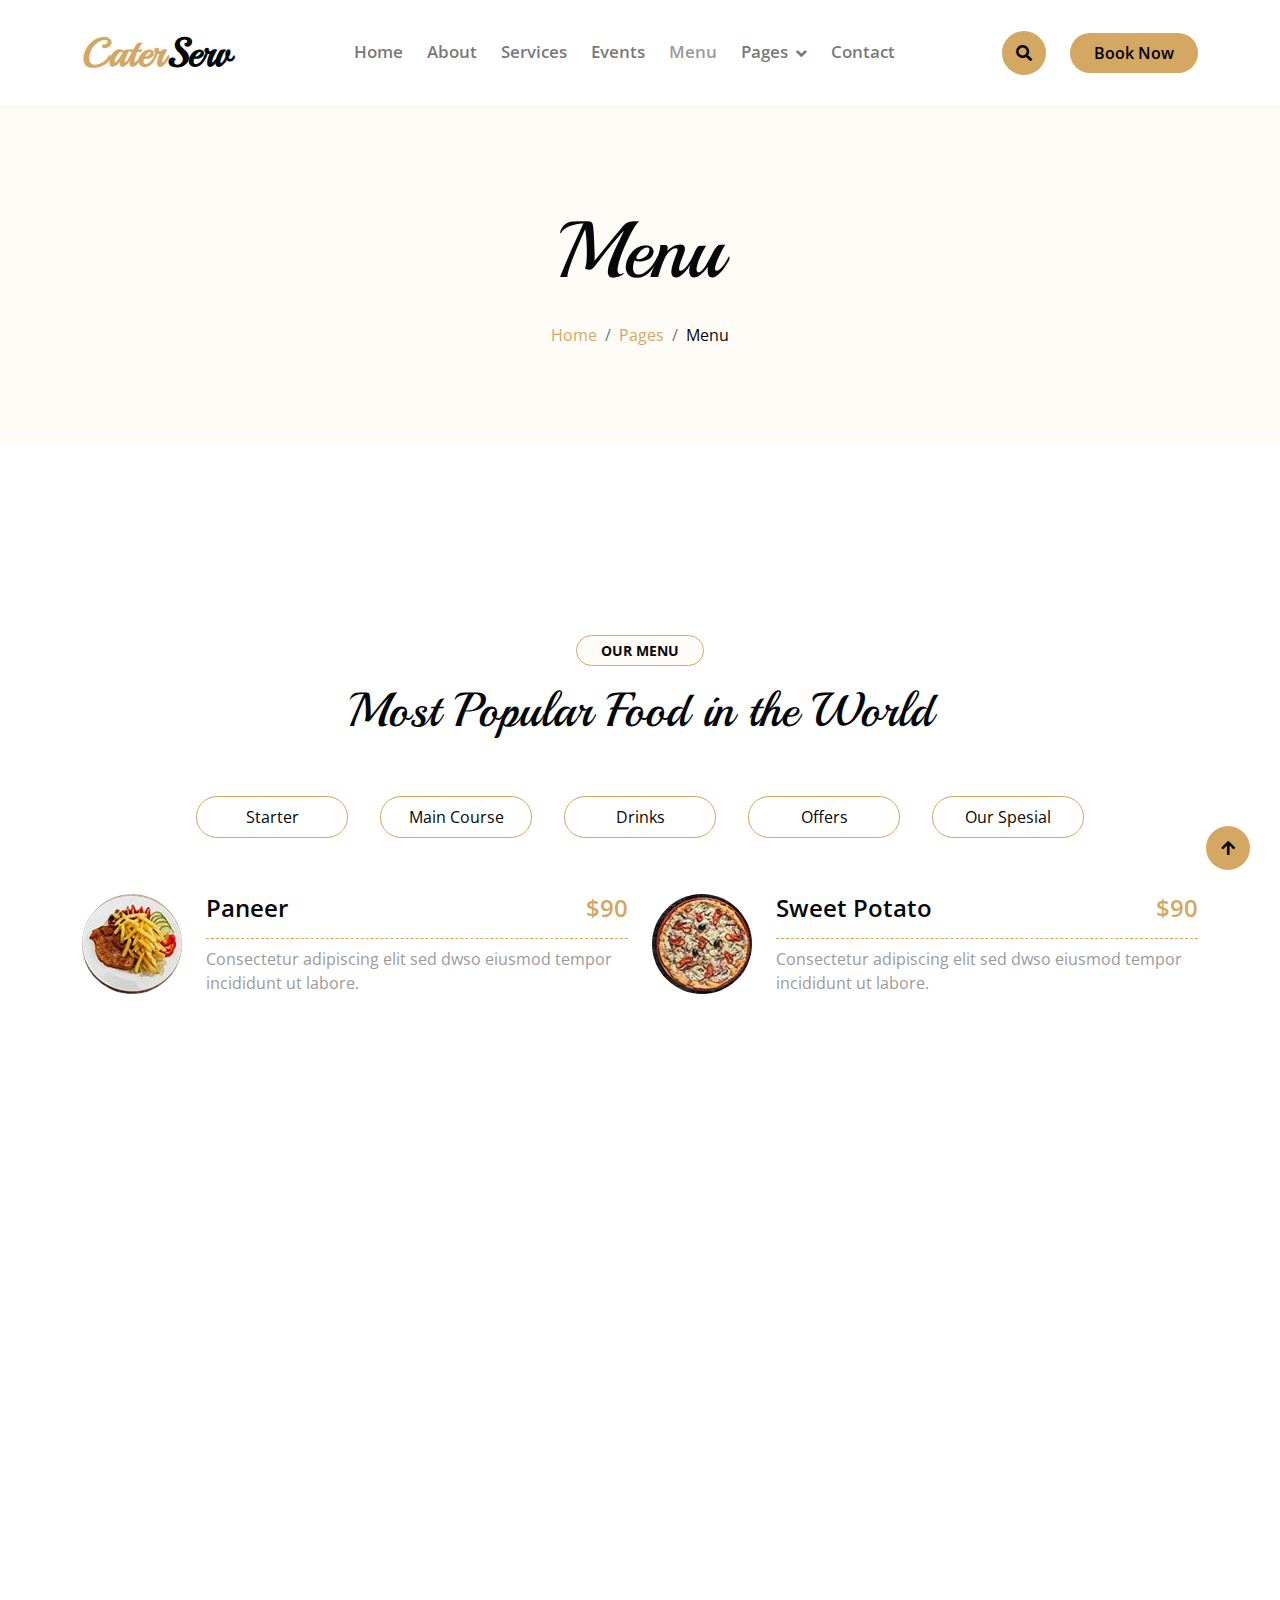
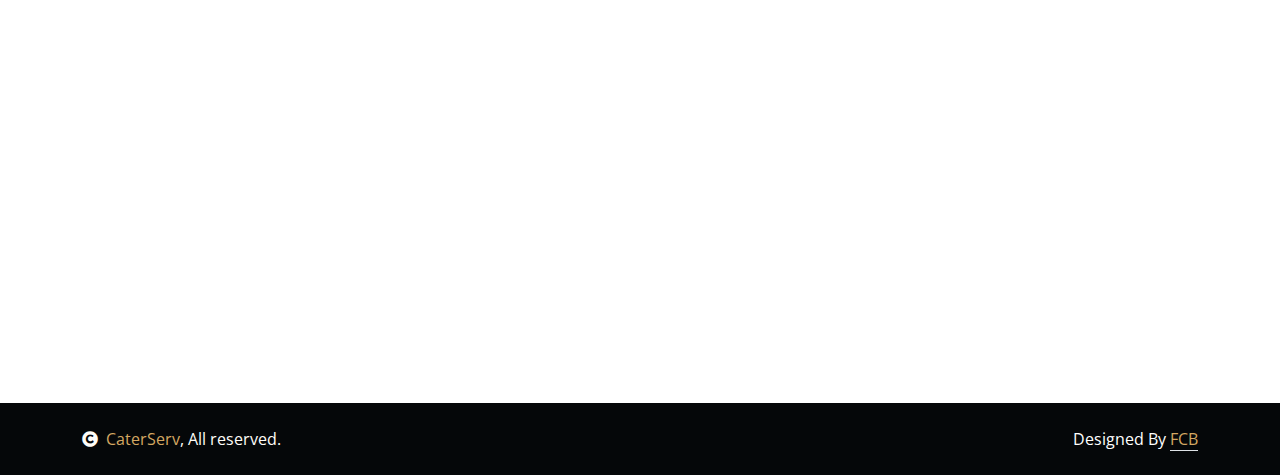
<file: menu.html>
<!DOCTYPE html>
<html lang="en">

    <head>
        <meta charset="utf-8">
        <title>CaterServ</title>
        <meta content="width=device-width, initial-scale=1.0" name="viewport">
        <meta content="" name="keywords">
        <meta content="" name="description">

        <!-- Google Web Fonts -->
        <link rel="preconnect" href="https://fonts.googleapis.com">
        <link rel="preconnect" href="https://fonts.gstatic.com" crossorigin>
        <link href="https://fonts.googleapis.com/css2?family=Open+Sans:wght@400;600&family=Playball&display=swap" rel="stylesheet">

        <!-- Icon Font Stylesheet -->
        <link rel="stylesheet" href="https://use.fontawesome.com/releases/v5.15.4/css/all.css"/>
        <link href="https://cdn.jsdelivr.net/npm/bootstrap-icons@1.4.1/font/bootstrap-icons.css" rel="stylesheet">

        <!-- Libraries Stylesheet -->
        <link href="lib/animate/animate.min.css" rel="stylesheet">
        <link href="lib/lightbox/css/lightbox.min.css" rel="stylesheet">
        <link href="lib/owlcarousel/owl.carousel.min.css" rel="stylesheet">

        <!-- Customized Bootstrap Stylesheet -->
        <link href="css/bootstrap.min.css" rel="stylesheet">

        <!-- Template Stylesheet -->
        <link href="css/style.css" rel="stylesheet">
    </head>

    <body>

        <!-- Spinner Start -->
        <div id="spinner" class="show w-100 vh-100 bg-white position-fixed translate-middle top-50 start-50  d-flex align-items-center justify-content-center">
            <div class="spinner-grow text-primary" role="status"></div>
        </div>
        <!-- Spinner End -->


        <!-- Navbar start -->
        <div class="container-fluid nav-bar">
            <div class="container">
                <nav class="navbar navbar-light navbar-expand-lg py-4">
                    <a href="index.html" class="navbar-brand">
                        <h1 class="text-primary fw-bold mb-0">Cater<span class="text-dark">Serv</span> </h1>
                    </a>
                    <button class="navbar-toggler py-2 px-3" type="button" data-bs-toggle="collapse" data-bs-target="#navbarCollapse">
                        <span class="fa fa-bars text-primary"></span>
                    </button>
                    <div class="collapse navbar-collapse" id="navbarCollapse">
                        <div class="navbar-nav mx-auto">
                            <a href="index.html" class="nav-item nav-link">Home</a>
                            <a href="about.html" class="nav-item nav-link">About</a>
                            <a href="service.html" class="nav-item nav-link">Services</a>
                            <a href="event.html" class="nav-item nav-link">Events</a>
                            <a href="menu.html" class="nav-item nav-link active">Menu</a>
                            <div class="nav-item dropdown">
                                <a href="#" class="nav-link dropdown-toggle" data-bs-toggle="dropdown">Pages</a>
                                <div class="dropdown-menu bg-light">
                                    <a href="book.html" class="dropdown-item">Booking</a>
                                    <a href="blog.html" class="dropdown-item">Our Blog</a>
                                    <a href="team.html" class="dropdown-item">Our Team</a>
                                    <a href="testimonial.html" class="dropdown-item">Testimonial</a>
                                    <a href="404.html" class="dropdown-item">404 Page</a>
                                </div>
                            </div>
                            <a href="contact.html" class="nav-item nav-link">Contact</a>
                        </div>
                        <button class="btn-search btn btn-primary btn-md-square me-4 rounded-circle d-none d-lg-inline-flex" data-bs-toggle="modal" data-bs-target="#searchModal"><i class="fas fa-search"></i></button>
                        <a href="" class="btn btn-primary py-2 px-4 d-none d-xl-inline-block rounded-pill">Book Now</a>
                    </div>
                </nav>
            </div>
        </div>
        <!-- Navbar End -->


        <!-- Modal Search Start -->
        <div class="modal fade" id="searchModal" tabindex="-1" aria-labelledby="exampleModalLabel" aria-hidden="true">
            <div class="modal-dialog modal-fullscreen">
                <div class="modal-content rounded-0">
                    <div class="modal-header">
                        <h5 class="modal-title" id="exampleModalLabel">Search by keyword</h5>
                        <button type="button" class="btn-close" data-bs-dismiss="modal" aria-label="Close"></button>
                    </div>
                    <div class="modal-body d-flex align-items-center">
                        <div class="input-group w-75 mx-auto d-flex">
                            <input type="search" class="form-control bg-transparent p-3" placeholder="keywords" aria-describedby="search-icon-1">
                            <span id="search-icon-1" class="input-group-text p-3"><i class="fa fa-search"></i></span>
                        </div>
                    </div>
                </div>
            </div>
        </div>
        <!-- Modal Search End -->


        <!-- Hero Start -->
        <div class="container-fluid bg-light py-6 my-6 mt-0">
            <div class="container text-center animated bounceInDown">
                <h1 class="display-1 mb-4">Menu</h1>
                <ol class="breadcrumb justify-content-center mb-0 animated bounceInDown">
                    <li class="breadcrumb-item"><a href="#">Home</a></li>
                    <li class="breadcrumb-item"><a href="#">Pages</a></li>
                    <li class="breadcrumb-item text-dark" aria-current="page">Menu</li>
                </ol>
            </div>
        </div>
        <!-- Hero End -->


        <!-- Menu Start -->
        <div class="container-fluid menu py-6">
            <div class="container">
                <div class="text-center wow bounceInUp" data-wow-delay="0.1s">
                    <small class="d-inline-block fw-bold text-dark text-uppercase bg-light border border-primary rounded-pill px-4 py-1 mb-3">Our Menu</small>
                    <h1 class="display-5 mb-5">Most Popular Food in the World</h1>
                </div>
                <div class="tab-class text-center">
                    <ul class="nav nav-pills d-inline-flex justify-content-center mb-5 wow bounceInUp" data-wow-delay="0.1s">
                        <li class="nav-item p-2">
                            <a class="d-flex py-2 mx-2 border border-primary bg-white rounded-pill active" data-bs-toggle="pill" href="#tab-6">
                                <span class="text-dark" style="width: 150px;">Starter</span>
                            </a>
                        </li>
                        <li class="nav-item p-2">
                            <a class="d-flex py-2 mx-2 border border-primary bg-white rounded-pill" data-bs-toggle="pill" href="#tab-7">
                                <span class="text-dark" style="width: 150px;">Main Course</span>
                            </a>
                        </li>
                        <li class="nav-item p-2">
                            <a class="d-flex py-2 mx-2 border border-primary bg-white rounded-pill" data-bs-toggle="pill" href="#tab-8">
                                <span class="text-dark" style="width: 150px;">Drinks</span>
                            </a>
                        </li>
                        <li class="nav-item p-2">
                            <a class="d-flex py-2 mx-2 border border-primary bg-white rounded-pill" data-bs-toggle="pill" href="#tab-9">
                                <span class="text-dark" style="width: 150px;">Offers</span>
                            </a>
                        </li>
                        <li class="nav-item p-2">
                            <a class="d-flex py-2 mx-2 border border-primary bg-white rounded-pill" data-bs-toggle="pill" href="#tab-10">
                                <span class="text-dark" style="width: 150px;">Our Spesial</span>
                            </a>
                        </li>
                    </ul>
                    <div class="tab-content">
                        <div id="tab-6" class="tab-pane fade show p-0 active">
                            <div class="row g-4">
                                <div class="col-lg-6 wow bounceInUp" data-wow-delay="0.1s">
                                    <div class="menu-item d-flex align-items-center">
                                        <img class="flex-shrink-0 img-fluid rounded-circle" src="img/menu-01.jpg" alt="">
                                        <div class="w-100 d-flex flex-column text-start ps-4">
                                            <div class="d-flex justify-content-between border-bottom border-primary pb-2 mb-2">
                                                <h4>Paneer</h4>
                                                <h4 class="text-primary">$90</h4>
                                            </div>
                                            <p class="mb-0">Consectetur adipiscing elit sed dwso eiusmod tempor incididunt ut labore.</p>
                                        </div>
                                    </div>
                                </div>
                                <div class="col-lg-6 wow bounceInUp" data-wow-delay="0.2s">
                                    <div class="menu-item d-flex align-items-center">
                                        <img class="flex-shrink-0 img-fluid rounded-circle" src="img/menu-02.jpg" alt="">
                                        <div class="w-100 d-flex flex-column text-start ps-4">
                                            <div class="d-flex justify-content-between border-bottom border-primary pb-2 mb-2">
                                                <h4>Sweet Potato</h4>
                                                <h4 class="text-primary">$90</h4>
                                            </div>
                                            <p class="mb-0">Consectetur adipiscing elit sed dwso eiusmod tempor incididunt ut labore.</p>
                                        </div>
                                    </div>
                                </div>
                                <div class="col-lg-6 wow bounceInUp" data-wow-delay="0.3s">
                                    <div class="menu-item d-flex align-items-center">
                                        <img class="flex-shrink-0 img-fluid rounded-circle" src="img/menu-03.jpg" alt="">
                                        <div class="w-100 d-flex flex-column text-start ps-4">
                                            <div class="d-flex justify-content-between border-bottom border-primary pb-2 mb-2">
                                                <h4>Sabudana Tikki</h4>
                                                <h4 class="text-primary">$90</h4>
                                            </div>
                                            <p class="mb-0">Consectetur adipiscing elit sed dwso eiusmod tempor incididunt ut labore.</p>
                                        </div>
                                    </div>
                                </div>
                                <div class="col-lg-6 wow bounceInUp" data-wow-delay="0.4s">
                                    <div class="menu-item d-flex align-items-center">
                                        <img class="flex-shrink-0 img-fluid rounded-circle" src="img/menu-04.jpg" alt="">
                                        <div class="w-100 d-flex flex-column text-start ps-4">
                                            <div class="d-flex justify-content-between border-bottom border-primary pb-2 mb-2">
                                                <h4>Pizza</h4>
                                                <h4 class="text-primary">$90</h4>
                                            </div>
                                            <p class="mb-0">Consectetur adipiscing elit sed dwso eiusmod tempor incididunt ut labore.</p>
                                        </div>
                                    </div>
                                </div>
                                <div class="col-lg-6 wow bounceInUp" data-wow-delay="0.5s">
                                    <div class="menu-item d-flex align-items-center">
                                        <img class="flex-shrink-0 img-fluid rounded-circle" src="img/menu-05.jpg" alt="">
                                        <div class="w-100 d-flex flex-column text-start ps-4">
                                            <div class="d-flex justify-content-between border-bottom border-primary pb-2 mb-2">
                                                <h4>Bacon</h4>
                                                <h4 class="text-primary">$90</h4>
                                            </div>
                                            <p class="mb-0">Consectetur adipiscing elit sed dwso eiusmod tempor incididunt ut labore.</p>
                                        </div>
                                    </div>
                                </div>
                                <div class="col-lg-6 wow bounceInUp" data-wow-delay="0.6s">
                                    <div class="menu-item d-flex align-items-center">
                                        <img class="flex-shrink-0 img-fluid rounded-circle" src="img/menu-06.jpg" alt="">
                                        <div class="w-100 d-flex flex-column text-start ps-4">
                                            <div class="d-flex justify-content-between border-bottom border-primary pb-2 mb-2">
                                                <h4>Chicken</h4>
                                                <h4 class="text-primary">$90</h4>
                                            </div>
                                            <p class="mb-0">Consectetur adipiscing elit sed dwso eiusmod tempor incididunt ut labore.</p>
                                        </div>
                                    </div>
                                </div>
                                <div class="col-lg-6 wow bounceInUp" data-wow-delay="0.7s">
                                    <div class="menu-item d-flex align-items-center">
                                        <img class="flex-shrink-0 img-fluid rounded-circle" src="img/menu-07.jpg" alt="">
                                        <div class="w-100 d-flex flex-column text-start ps-4">
                                            <div class="d-flex justify-content-between border-bottom border-primary pb-2 mb-2">
                                                <h4>Blooming</h4>
                                                <h4 class="text-primary">$90</h4>
                                            </div>
                                            <p class="mb-0">Consectetur adipiscing elit sed dwso eiusmod tempor incididunt ut labore.</p>
                                        </div>
                                    </div>
                                </div>
                                <div class="col-lg-6 wow bounceInUp" data-wow-delay="0.8s">
                                    <div class="menu-item d-flex align-items-center">
                                        <img class="flex-shrink-0 img-fluid rounded-circle" src="img/menu-08.jpg" alt="">
                                        <div class="w-100 d-flex flex-column text-start ps-4">
                                            <div class="d-flex justify-content-between border-bottom border-primary pb-2 mb-2">
                                                <h4>Sweet</h4>
                                                <h4 class="text-primary">$90</h4>
                                            </div>
                                            <p class="mb-0">Consectetur adipiscing elit sed dwso eiusmod tempor incididunt ut labore.</p>
                                        </div>
                                    </div>
                                </div>
                            </div>
                        </div>
                        <div id="tab-7" class="tab-pane fade show p-0">
                            <div class="row g-4">
                                <div class="col-lg-6">
                                    <div class="menu-item d-flex align-items-center">
                                        <img class="flex-shrink-0 img-fluid rounded-circle" src="img/menu-01.jpg" alt="">
                                        <div class="w-100 d-flex flex-column text-start ps-4">
                                            <div class="d-flex justify-content-between border-bottom border-primary pb-2 mb-2">
                                                <h4>Argentinian</h4>
                                                <h4 class="text-primary">$90</h4>
                                            </div>
                                            <p class="mb-0">Consectetur adipiscing elit sed dwso eiusmod tempor incididunt ut labore.</p>
                                        </div>
                                    </div>
                                </div>
                                <div class="col-lg-6">
                                    <div class="menu-item d-flex align-items-center">
                                        <img class="flex-shrink-0 img-fluid rounded-circle" src="img/menu-03.jpg" alt="">
                                        <div class="w-100 d-flex flex-column text-start ps-4">
                                            <div class="d-flex justify-content-between border-bottom border-primary pb-2 mb-2">
                                                <h4>Crispy</h4>
                                                <h4 class="text-primary">$90</h4>
                                            </div>
                                            <p class="mb-0">Consectetur adipiscing elit sed dwso eiusmod tempor incididunt ut labore.</p>
                                        </div>
                                    </div>
                                </div>
                                <div class="col-lg-6">
                                    <div class="menu-item d-flex align-items-center">
                                        <img class="flex-shrink-0 img-fluid rounded-circle" src="img/menu-05.jpg" alt="">
                                        <div class="w-100 d-flex flex-column text-start ps-4">
                                            <div class="d-flex justify-content-between border-bottom border-primary pb-2 mb-2">
                                                <h4>Sabudana Tikki</h4>
                                                <h4 class="text-primary">$90</h4>
                                            </div>
                                            <p class="mb-0">Consectetur adipiscing elit sed dwso eiusmod tempor incididunt ut labore.</p>
                                        </div>
                                    </div>
                                </div>
                                <div class="col-lg-6">
                                    <div class="menu-item d-flex align-items-center">
                                        <img class="flex-shrink-0 img-fluid rounded-circle" src="img/menu-07.jpg" alt="">
                                        <div class="w-100 d-flex flex-column text-start ps-4">
                                            <div class="d-flex justify-content-between border-bottom border-primary pb-2 mb-2">
                                                <h4>Blooming</h4>
                                                <h4 class="text-primary">$90</h4>
                                            </div>
                                            <p class="mb-0">Consectetur adipiscing elit sed dwso eiusmod tempor incididunt ut labore.</p>
                                        </div>
                                    </div>
                                </div>
                                <div class="col-lg-6">
                                    <div class="menu-item d-flex align-items-center">
                                        <img class="flex-shrink-0 img-fluid rounded-circle" src="img/menu-08.jpg" alt="">
                                        <div class="w-100 d-flex flex-column text-start ps-4">
                                            <div class="d-flex justify-content-between border-bottom border-primary pb-2 mb-2">
                                                <h4>Argentinian</h4>
                                                <h4 class="text-primary">$90</h4>
                                            </div>
                                            <p class="mb-0">Consectetur adipiscing elit sed dwso eiusmod tempor incididunt ut labore.</p>
                                        </div>
                                    </div>
                                </div>
                                <div class="col-lg-6">
                                    <div class="menu-item d-flex align-items-center">
                                        <img class="flex-shrink-0 img-fluid rounded-circle" src="img/menu-03.jpg" alt="">
                                        <div class="w-100 d-flex flex-column text-start ps-4">
                                            <div class="d-flex justify-content-between border-bottom border-primary pb-2 mb-2">
                                                <h4>Lemon</h4>
                                                <h4 class="text-primary">$90</h4>
                                            </div>
                                            <p class="mb-0">Consectetur adipiscing elit sed dwso eiusmod tempor incididunt ut labore.</p>
                                        </div>
                                    </div>
                                </div>
                                <div class="col-lg-6">
                                    <div class="menu-item d-flex align-items-center">
                                        <img class="flex-shrink-0 img-fluid rounded-circle" src="img/menu-02.jpg" alt="">
                                        <div class="w-100 d-flex flex-column text-start ps-4">
                                            <div class="d-flex justify-content-between border-bottom border-primary pb-2 mb-2">
                                                <h4>Water Drink</h4>
                                                <h4 class="text-primary">$90</h4>
                                            </div>
                                            <p class="mb-0">Consectetur adipiscing elit sed dwso eiusmod tempor incididunt ut labore.</p>
                                        </div>
                                    </div>
                                </div>
                                <div class="col-lg-6">
                                    <div class="menu-item d-flex align-items-center">
                                        <img class="flex-shrink-0 img-fluid rounded-circle" src="img/menu-01.jpg" alt="">
                                        <div class="w-100 d-flex flex-column text-start ps-4">
                                            <div class="d-flex justify-content-between border-bottom border-primary pb-2 mb-2">
                                                <h4>Salty lemon</h4>
                                                <h4 class="text-primary">$90</h4>
                                            </div>
                                            <p class="mb-0">Consectetur adipiscing elit sed dwso eiusmod tempor incididunt ut labore.</p>
                                        </div>
                                    </div>
                                </div>
                            </div>
                        </div>
                        <div id="tab-8" class="tab-pane fade show p-0">
                            <div class="row g-4">
                                <div class="col-lg-6">
                                    <div class="menu-item d-flex align-items-center">
                                        <img class="flex-shrink-0 img-fluid rounded-circle" src="img/menu-01.jpg" alt="">
                                        <div class="w-100 d-flex flex-column text-start ps-4">
                                            <div class="d-flex justify-content-between border-bottom border-primary pb-2 mb-2">
                                                <h4>Crispy water</h4>
                                                <h4 class="text-primary">$90</h4>
                                            </div>
                                            <p class="mb-0">Consectetur adipiscing elit sed dwso eiusmod tempor incididunt ut labore.</p>
                                        </div>
                                    </div>
                                </div>
                                <div class="col-lg-6">
                                    <div class="menu-item d-flex align-items-center">
                                        <img class="flex-shrink-0 img-fluid rounded-circle" src="img/menu-02.jpg" alt="">
                                        <div class="w-100 d-flex flex-column text-start ps-4">
                                            <div class="d-flex justify-content-between border-bottom border-primary pb-2 mb-2">
                                                <h4>Juice</h4>
                                                <h4 class="text-primary">$90</h4>
                                            </div>
                                            <p class="mb-0">Consectetur adipiscing elit sed dwso eiusmod tempor incididunt ut labore.</p>
                                        </div>
                                    </div>
                                </div>
                                <div class="col-lg-6">
                                    <div class="menu-item d-flex align-items-center">
                                        <img class="flex-shrink-0 img-fluid rounded-circle" src="img/menu-03.jpg" alt="">
                                        <div class="w-100 d-flex flex-column text-start ps-4">
                                            <div class="d-flex justify-content-between border-bottom border-primary pb-2 mb-2">
                                                <h4>Orange</h4>
                                                <h4 class="text-primary">$90</h4>
                                            </div>
                                            <p class="mb-0">Consectetur adipiscing elit sed dwso eiusmod tempor incididunt ut labore.</p>
                                        </div>
                                    </div>
                                </div>
                                <div class="col-lg-6">
                                    <div class="menu-item d-flex align-items-center">
                                        <img class="flex-shrink-0 img-fluid rounded-circle" src="img/menu-04.jpg" alt="">
                                        <div class="w-100 d-flex flex-column text-start ps-4">
                                            <div class="d-flex justify-content-between border-bottom border-primary pb-2 mb-2">
                                                <h4>Apple Juice</h4>
                                                <h4 class="text-primary">$90</h4>
                                            </div>
                                            <p class="mb-0">Consectetur adipiscing elit sed dwso eiusmod tempor incididunt ut labore.</p>
                                        </div>
                                    </div>
                                </div>
                                <div class="col-lg-6">
                                    <div class="menu-item d-flex align-items-center">
                                        <img class="flex-shrink-0 img-fluid rounded-circle" src="img/menu-05.jpg" alt="">
                                        <div class="w-100 d-flex flex-column text-start ps-4">
                                            <div class="d-flex justify-content-between border-bottom border-primary pb-2 mb-2">
                                                <h4>Banana</h4>
                                                <h4 class="text-primary">$90</h4>
                                            </div>
                                            <p class="mb-0">Consectetur adipiscing elit sed dwso eiusmod tempor incididunt ut labore.</p>
                                        </div>
                                    </div>
                                </div>
                                <div class="col-lg-6">
                                    <div class="menu-item d-flex align-items-center">
                                        <img class="flex-shrink-0 img-fluid rounded-circle" src="img/menu-06.jpg" alt="">
                                        <div class="w-100 d-flex flex-column text-start ps-4">
                                            <div class="d-flex justify-content-between border-bottom border-primary pb-2 mb-2">
                                                <h4>Sweet Water</h4>
                                                <h4 class="text-primary">$90</h4>
                                            </div>
                                            <p class="mb-0">Consectetur adipiscing elit sed dwso eiusmod tempor incididunt ut labore.</p>
                                        </div>
                                    </div>
                                </div>
                                <div class="col-lg-6">
                                    <div class="menu-item d-flex align-items-center">
                                        <img class="flex-shrink-0 img-fluid rounded-circle" src="img/menu-07.jpg" alt="">
                                        <div class="w-100 d-flex flex-column text-start ps-4">
                                            <div class="d-flex justify-content-between border-bottom border-primary pb-2 mb-2">
                                                <h4>Hot Coffee</h4>
                                                <h4 class="text-primary">$90</h4>
                                            </div>
                                            <p class="mb-0">Consectetur adipiscing elit sed dwso eiusmod tempor incididunt ut labore.</p>
                                        </div>
                                    </div>
                                </div>
                                <div class="col-lg-6">
                                    <div class="menu-item d-flex align-items-center">
                                        <img class="flex-shrink-0 img-fluid rounded-circle" src="img/menu-08.jpg" alt="">
                                        <div class="w-100 d-flex flex-column text-start ps-4">
                                            <div class="d-flex justify-content-between border-bottom border-primary pb-2 mb-2">
                                                <h4>Sweet Potato</h4>
                                                <h4 class="text-primary">$90</h4>
                                            </div>
                                            <p class="mb-0">Consectetur adipiscing elit sed dwso eiusmod tempor incididunt ut labore.</p>
                                        </div>
                                    </div>
                                </div>
                            </div>
                        </div>
                        <div id="tab-9" class="tab-pane fade show p-0">
                            <div class="row g-4">
                                <div class="col-lg-6">
                                    <div class="menu-item d-flex align-items-center">
                                        <img class="flex-shrink-0 img-fluid rounded-circle" src="img/menu-06.jpg" alt="">
                                        <div class="w-100 d-flex flex-column text-start ps-4">
                                            <div class="d-flex justify-content-between border-bottom border-primary pb-2 mb-2">
                                                <h4>Sabudana Tikki</h4>
                                                <h4 class="text-primary">$90</h4>
                                            </div>
                                            <p class="mb-0">Consectetur adipiscing elit sed dwso eiusmod tempor incididunt ut labore.</p>
                                        </div>
                                    </div>
                                </div>
                                <div class="col-lg-6">
                                    <div class="menu-item d-flex align-items-center">
                                        <img class="flex-shrink-0 img-fluid rounded-circle" src="img/menu-07.jpg" alt="">
                                        <div class="w-100 d-flex flex-column text-start ps-4">
                                            <div class="d-flex justify-content-between border-bottom border-primary pb-2 mb-2">
                                                <h4>Crispy</h4>
                                                <h4 class="text-primary">$90</h4>
                                            </div>
                                            <p class="mb-0">Consectetur adipiscing elit sed dwso eiusmod tempor incididunt ut labore.</p>
                                        </div>
                                    </div>
                                </div>
                                <div class="col-lg-6">
                                    <div class="menu-item d-flex align-items-center">
                                        <img class="flex-shrink-0 img-fluid rounded-circle" src="img/menu-09.jpg" alt="">
                                        <div class="w-100 d-flex flex-column text-start ps-4">
                                            <div class="d-flex justify-content-between border-bottom border-primary pb-2 mb-2">
                                                <h4>Pizza</h4>
                                                <h4 class="text-primary">$90</h4>
                                            </div>
                                            <p class="mb-0">Consectetur adipiscing elit sed dwso eiusmod tempor incididunt ut labore.</p>
                                        </div>
                                    </div>
                                </div>
                                <div class="col-lg-6">
                                    <div class="menu-item d-flex align-items-center">
                                        <img class="flex-shrink-0 img-fluid rounded-circle" src="img/menu-02.jpg" alt="">
                                        <div class="w-100 d-flex flex-column text-start ps-4">
                                            <div class="d-flex justify-content-between border-bottom border-primary pb-2 mb-2">
                                                <h4>Bacon</h4>
                                                <h4 class="text-primary">$90</h4>
                                            </div>
                                            <p class="mb-0">Consectetur adipiscing elit sed dwso eiusmod tempor incididunt ut labore.</p>
                                        </div>
                                    </div>
                                </div>
                                <div class="col-lg-6">
                                    <div class="menu-item d-flex align-items-center">
                                        <img class="flex-shrink-0 img-fluid rounded-circle" src="img/menu-03.jpg" alt="">
                                        <div class="w-100 d-flex flex-column text-start ps-4">
                                            <div class="d-flex justify-content-between border-bottom border-primary pb-2 mb-2">
                                                <h4>Chicken</h4>
                                                <h4 class="text-primary">$90</h4>
                                            </div>
                                            <p class="mb-0">Consectetur adipiscing elit sed dwso eiusmod tempor incididunt ut labore.</p>
                                        </div>
                                    </div>
                                </div>
                                <div class="col-lg-6">
                                    <div class="menu-item d-flex align-items-center">
                                        <img class="flex-shrink-0 img-fluid rounded-circle" src="img/menu-05.jpg" alt="">
                                        <div class="w-100 d-flex flex-column text-start ps-4">
                                            <div class="d-flex justify-content-between border-bottom border-primary pb-2 mb-2">
                                                <h4>Blooming</h4>
                                                <h4 class="text-primary">$90</h4>
                                            </div>
                                            <p class="mb-0">Consectetur adipiscing elit sed dwso eiusmod tempor incididunt ut labore.</p>
                                        </div>
                                    </div>
                                </div>
                                <div class="col-lg-6">
                                    <div class="menu-item d-flex align-items-center">
                                        <img class="flex-shrink-0 img-fluid rounded-circle" src="img/menu-07.jpg" alt="">
                                        <div class="w-100 d-flex flex-column text-start ps-4">
                                            <div class="d-flex justify-content-between border-bottom border-primary pb-2 mb-2">
                                                <h4>Sweet</h4>
                                                <h4 class="text-primary">$90</h4>
                                            </div>
                                            <p class="mb-0">Consectetur adipiscing elit sed dwso eiusmod tempor incididunt ut labore.</p>
                                        </div>
                                    </div>
                                </div>
                                <div class="col-lg-6">
                                    <div class="menu-item d-flex align-items-center">
                                        <img class="flex-shrink-0 img-fluid rounded-circle" src="img/menu-09.jpg" alt="">
                                        <div class="w-100 d-flex flex-column text-start ps-4">
                                            <div class="d-flex justify-content-between border-bottom border-primary pb-2 mb-2">
                                                <h4>Argentinian</h4>
                                                <h4 class="text-primary">$90</h4>
                                            </div>
                                            <p class="mb-0">Consectetur adipiscing elit sed dwso eiusmod tempor incididunt ut labore.</p>
                                        </div>
                                    </div>
                                </div>
                            </div>
                        </div>
                        <div id="tab-10" class="tab-pane fade show p-0">
                            <div class="row g-4">
                                <div class="col-lg-6">
                                    <div class="menu-item d-flex align-items-center">
                                        <img class="flex-shrink-0 img-fluid rounded-circle" src="img/menu-06.jpg" alt="">
                                        <div class="w-100 d-flex flex-column text-start ps-4">
                                            <div class="d-flex justify-content-between border-bottom border-primary pb-2 mb-2">
                                                <h4>Sabudana Tikki</h4>
                                                <h4 class="text-primary">$90</h4>
                                            </div>
                                            <p class="mb-0">Consectetur adipiscing elit sed dwso eiusmod tempor incididunt ut labore.</p>
                                        </div>
                                    </div>
                                </div>
                                <div class="col-lg-6">
                                    <div class="menu-item d-flex align-items-center">
                                        <img class="flex-shrink-0 img-fluid rounded-circle" src="img/menu-07.jpg" alt="">
                                        <div class="w-100 d-flex flex-column text-start ps-4">
                                            <div class="d-flex justify-content-between border-bottom border-primary pb-2 mb-2">
                                                <h4>Crispy</h4>
                                                <h4 class="text-primary">$90</h4>
                                            </div>
                                            <p class="mb-0">Consectetur adipiscing elit sed dwso eiusmod tempor incididunt ut labore.</p>
                                        </div>
                                    </div>
                                </div>
                                <div class="col-lg-6">
                                    <div class="menu-item d-flex align-items-center">
                                        <img class="flex-shrink-0 img-fluid rounded-circle" src="img/menu-09.jpg" alt="">
                                        <div class="w-100 d-flex flex-column text-start ps-4">
                                            <div class="d-flex justify-content-between border-bottom border-primary pb-2 mb-2">
                                                <h4>Pizza</h4>
                                                <h4 class="text-primary">$90</h4>
                                            </div>
                                            <p class="mb-0">Consectetur adipiscing elit sed dwso eiusmod tempor incididunt ut labore.</p>
                                        </div>
                                    </div>
                                </div>
                                <div class="col-lg-6">
                                    <div class="menu-item d-flex align-items-center">
                                        <img class="flex-shrink-0 img-fluid rounded-circle" src="img/menu-02.jpg" alt="">
                                        <div class="w-100 d-flex flex-column text-start ps-4">
                                            <div class="d-flex justify-content-between border-bottom border-primary pb-2 mb-2">
                                                <h4>Bacon</h4>
                                                <h4 class="text-primary">$90</h4>
                                            </div>
                                            <p class="mb-0">Consectetur adipiscing elit sed dwso eiusmod tempor incididunt ut labore.</p>
                                        </div>
                                    </div>
                                </div>
                                <div class="col-lg-6">
                                    <div class="menu-item d-flex align-items-center">
                                        <img class="flex-shrink-0 img-fluid rounded-circle" src="img/menu-03.jpg" alt="">
                                        <div class="w-100 d-flex flex-column text-start ps-4">
                                            <div class="d-flex justify-content-between border-bottom border-primary pb-2 mb-2">
                                                <h4>Chicken</h4>
                                                <h4 class="text-primary">$90</h4>
                                            </div>
                                            <p class="mb-0">Consectetur adipiscing elit sed dwso eiusmod tempor incididunt ut labore.</p>
                                        </div>
                                    </div>
                                </div>
                                <div class="col-lg-6">
                                    <div class="menu-item d-flex align-items-center">
                                        <img class="flex-shrink-0 img-fluid rounded-circle" src="img/menu-05.jpg" alt="">
                                        <div class="w-100 d-flex flex-column text-start ps-4">
                                            <div class="d-flex justify-content-between border-bottom border-primary pb-2 mb-2">
                                                <h4>Blooming</h4>
                                                <h4 class="text-primary">$90</h4>
                                            </div>
                                            <p class="mb-0">Consectetur adipiscing elit sed dwso eiusmod tempor incididunt ut labore.</p>
                                        </div>
                                    </div>
                                </div>
                                <div class="col-lg-6">
                                    <div class="menu-item d-flex align-items-center">
                                        <img class="flex-shrink-0 img-fluid rounded-circle" src="img/menu-07.jpg" alt="">
                                        <div class="w-100 d-flex flex-column text-start ps-4">
                                            <div class="d-flex justify-content-between border-bottom border-primary pb-2 mb-2">
                                                <h4>Sweet</h4>
                                                <h4 class="text-primary">$90</h4>
                                            </div>
                                            <p class="mb-0">Consectetur adipiscing elit sed dwso eiusmod tempor incididunt ut labore.</p>
                                        </div>
                                    </div>
                                </div>
                                <div class="col-lg-6">
                                    <div class="menu-item d-flex align-items-center">
                                        <img class="flex-shrink-0 img-fluid rounded-circle" src="img/menu-09.jpg" alt="">
                                        <div class="w-100 d-flex flex-column text-start ps-4">
                                            <div class="d-flex justify-content-between border-bottom border-primary pb-2 mb-2">
                                                <h4>Argentinian</h4>
                                                <h4 class="text-primary">$90</h4>
                                            </div>
                                            <p class="mb-0">Consectetur adipiscing elit sed dwso eiusmod tempor incididunt ut labore.</p>
                                        </div>
                                    </div>
                                </div>
                            </div>
                        </div>
                    </div>
                </div>
            </div>
        </div>
        <!-- Menu End -->


        <!-- Footer Start -->
        <div class="container-fluid footer py-6 my-6 mb-0 bg-light wow bounceInUp" data-wow-delay="0.1s">
            <div class="container">
                <div class="row">
                    <div class="col-lg-3 col-md-6">
                        <div class="footer-item">
                            <h1 class="text-primary">Cater<span class="text-dark">Serv</span></h1>
                            <p class="lh-lg mb-4">There cursus massa at urnaaculis estieSed aliquamellus vitae ultrs condmentum leo massamollis its estiegittis miristum.</p>
                            <div class="footer-icon d-flex">
                                <a class="btn btn-primary btn-sm-square me-2 rounded-circle" href=""><i class="fab fa-facebook-f"></i></a>
                                <a class="btn btn-primary btn-sm-square me-2 rounded-circle" href=""><i class="fab fa-twitter"></i></a>
                                <a href="#" class="btn btn-primary btn-sm-square me-2 rounded-circle"><i class="fab fa-instagram"></i></a>
                                <a href="#" class="btn btn-primary btn-sm-square rounded-circle"><i class="fab fa-linkedin-in"></i></a>
                            </div>
                        </div>
                    </div>
                    <div class="col-lg-3 col-md-6">
                        <div class="footer-item">
                            <h4 class="mb-4">Special Facilities</h4>
                            <div class="d-flex flex-column align-items-start">
                                <a class="text-body mb-3" href=""><i class="fa fa-check text-primary me-2"></i>Cheese Burger</a>
                                <a class="text-body mb-3" href=""><i class="fa fa-check text-primary me-2"></i>Sandwich</a>
                                <a class="text-body mb-3" href=""><i class="fa fa-check text-primary me-2"></i>Panner Burger</a>
                                <a class="text-body mb-3" href=""><i class="fa fa-check text-primary me-2"></i>Special Sweets</a>
                            </div>
                        </div>
                    </div>
                    <div class="col-lg-3 col-md-6">
                        <div class="footer-item">
                            <h4 class="mb-4">Contact Us</h4>
                            <div class="d-flex flex-column align-items-start">
                                <p><i class="fa fa-map-marker-alt text-primary me-2"></i> 30 New Road, Onitsha</p>
                                <p><i class="fa fa-phone-alt text-primary me-2"></i> +234-704-787-2574</p>
                                <p><i class="fas fa-envelope text-primary me-2"></i> info@example.com</p>
                                <p><i class="fa fa-clock text-primary me-2"></i> 26/7 Hours Service</p>
                            </div>
                        </div>
                    </div>
                    <div class="col-lg-3 col-md-6">
                        <div class="footer-item">
                            <h4 class="mb-4">Social Gallery</h4>
                            <div class="row g-2">
                                <div class="col-4">
                                     <img src="img/menu-01.jpg" class="img-fluid rounded-circle border border-primary p-2" alt="">
                                </div>
                                <div class="col-4">
                                     <img src="img/menu-02.jpg" class="img-fluid rounded-circle border border-primary p-2" alt="">
                                </div>
                                <div class="col-4">
                                     <img src="img/menu-03.jpg" class="img-fluid rounded-circle border border-primary p-2" alt="">
                                </div>
                                <div class="col-4">
                                     <img src="img/menu-04.jpg" class="img-fluid rounded-circle border border-primary p-2" alt="">
                                </div>
                                <div class="col-4">
                                     <img src="img/menu-05.jpg" class="img-fluid rounded-circle border border-primary p-2" alt="">
                                </div>
                                <div class="col-4">
                                     <img src="img/menu-06.jpg" class="img-fluid rounded-circle border border-primary p-2" alt="">
                                </div>
                            </div>
                        </div>
                    </div>
                </div>
            </div>
        </div>
        <!-- Footer End -->


        <!-- Copyright Start -->
        <div class="container-fluid copyright bg-dark py-4">
            <div class="container">
                <div class="row">
                    <div class="col-md-6 text-center text-md-start mb-3 mb-md-0">
                        <span class="text-light"><a href="#"><i class="fas fa-copyright text-light me-2"></i>CaterServ</a>, All reserved.</span>
                    </div>
                    <div class="col-md-6 my-auto text-center text-md-end text-white">
                        Designed By <a class="border-bottom" href="https://htmlcodex.com">FCB</a>
                    </div>
                </div>
            </div>
        </div>
        <!-- Copyright End -->


        <!-- Back to Top -->
        <a href="#" class="btn btn-md-square btn-primary rounded-circle back-to-top"><i class="fa fa-arrow-up"></i></a>   

        
    <!-- JavaScript Libraries -->
    <script src="https://ajax.googleapis.com/ajax/libs/jquery/1.12.4/jquery.min.js"></script>
    <script src="https://cdn.jsdelivr.net/npm/bootstrap@5.0.0/dist/js/bootstrap.bundle.min.js"></script>
    <script src="lib/wow/wow.min.js"></script>
    <script src="lib/easing/easing.min.js"></script>
    <script src="lib/waypoints/waypoints.min.js"></script>
    <script src="lib/counterup/counterup.min.js"></script>
    <script src="lib/lightbox/js/lightbox.min.js"></script>
    <script src="lib/owlcarousel/owl.carousel.min.js"></script>

    <!-- Template Javascript -->
    <script src="js/main.js"></script>
    </body>

</html>
</file>
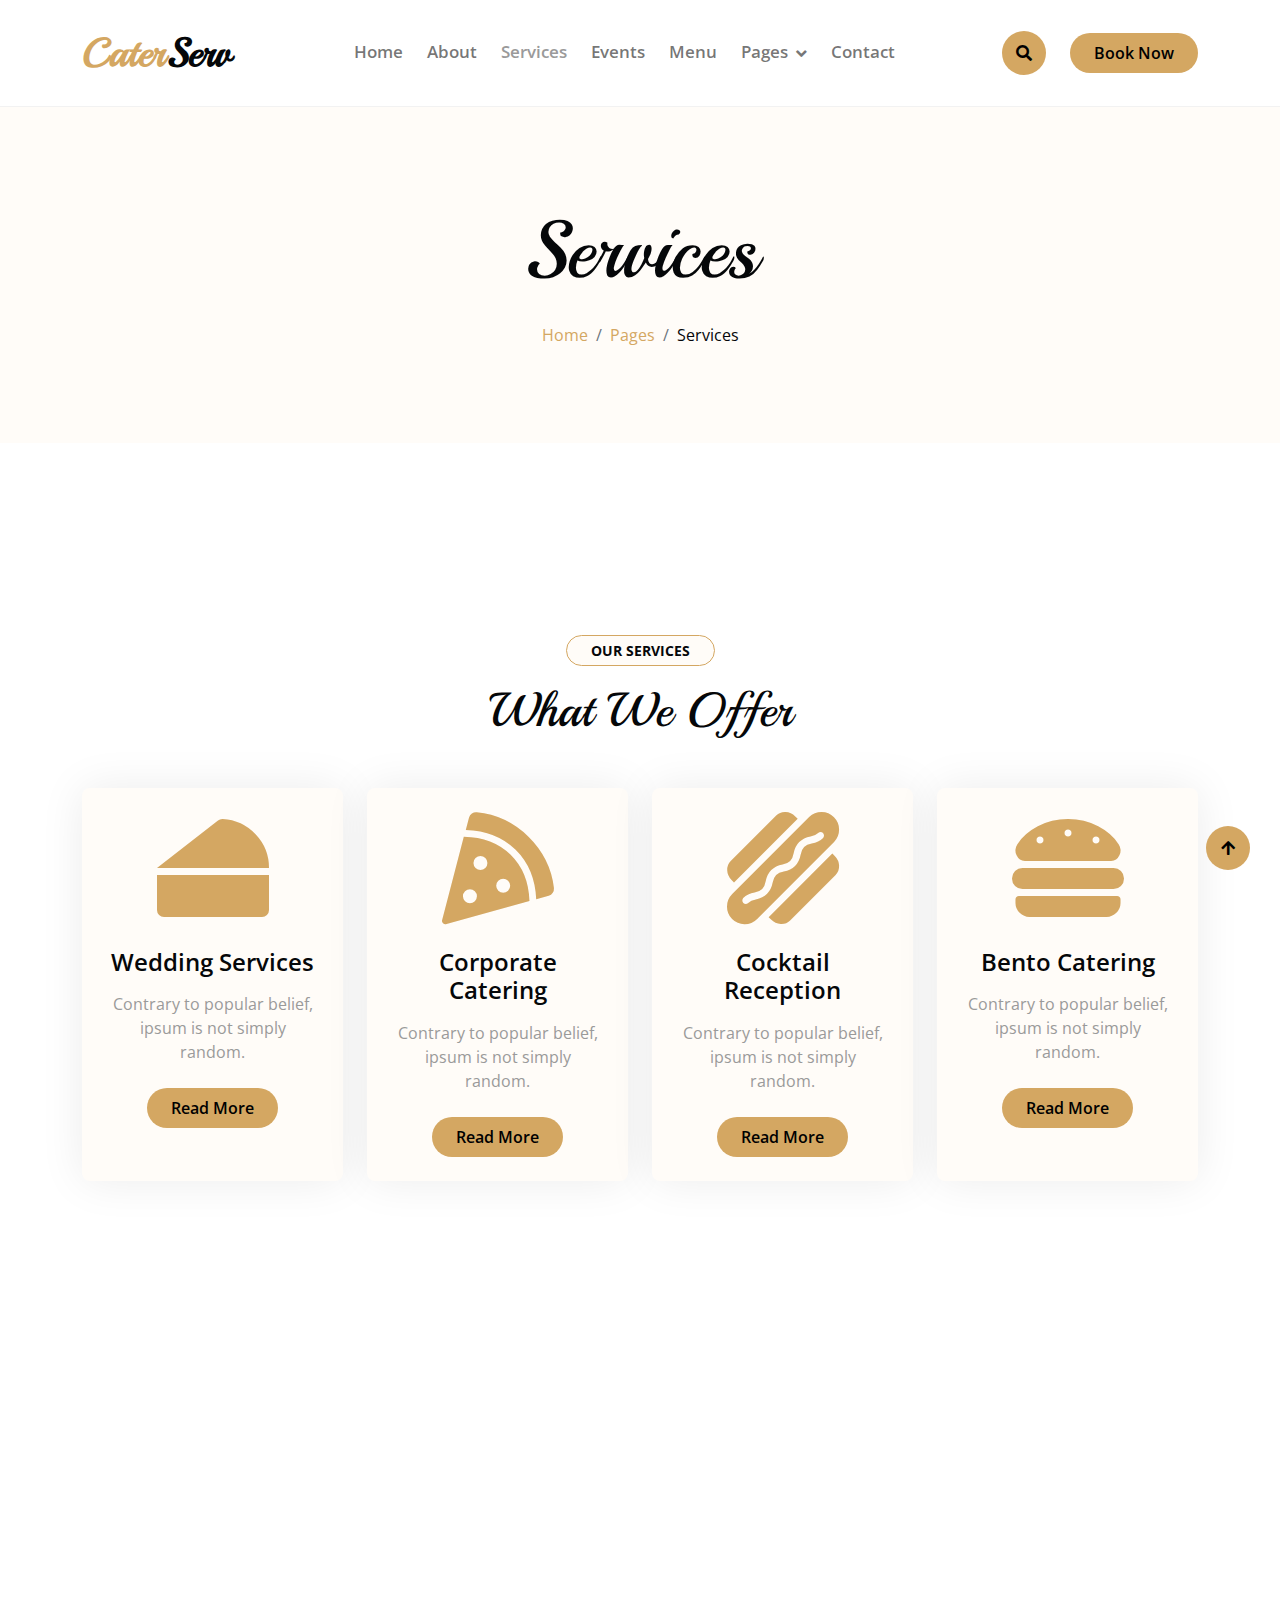
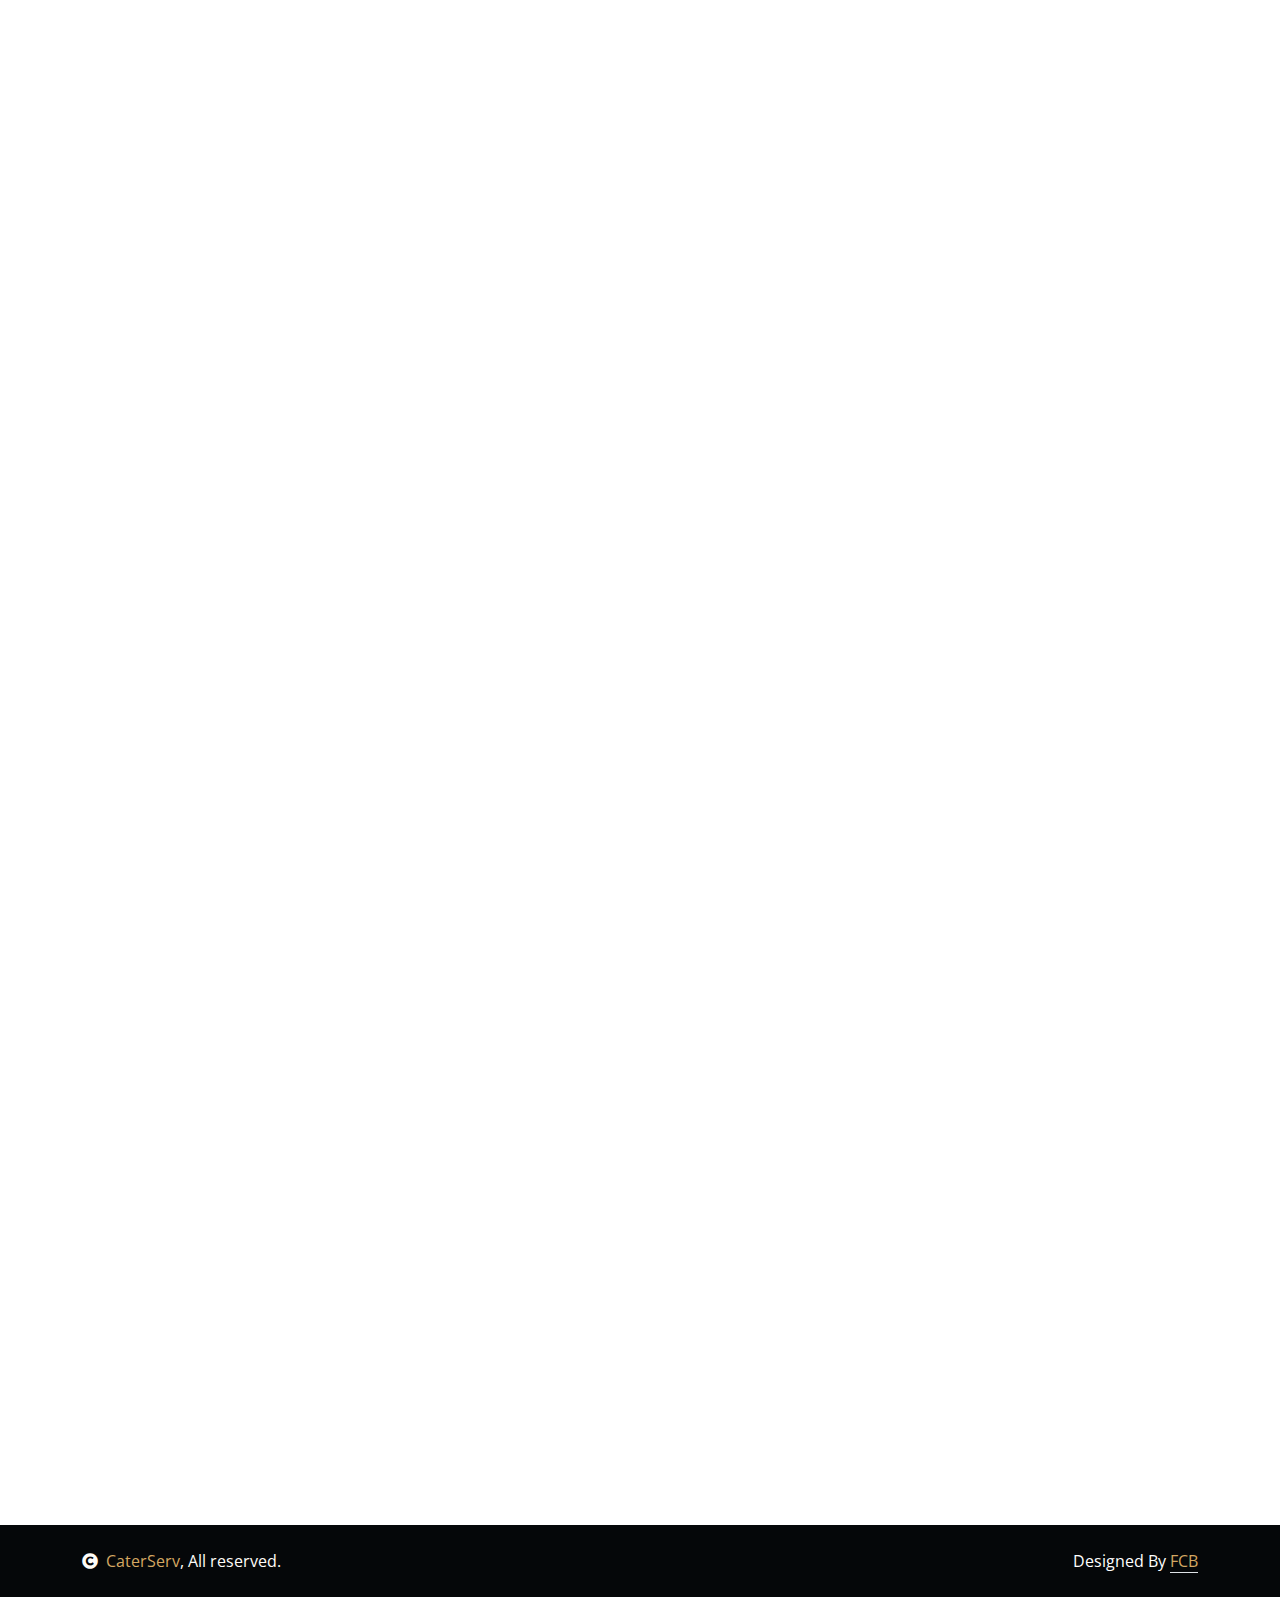
<file: service.html>
<!DOCTYPE html>
<html lang="en">

    <head>
        <meta charset="utf-8">
        <title>CaterServ</title>
        <meta content="width=device-width, initial-scale=1.0" name="viewport">
        <meta content="" name="keywords">
        <meta content="" name="description">

        <!-- Google Web Fonts -->
        <link rel="preconnect" href="https://fonts.googleapis.com">
        <link rel="preconnect" href="https://fonts.gstatic.com" crossorigin>
        <link href="https://fonts.googleapis.com/css2?family=Open+Sans:wght@400;600&family=Playball&display=swap" rel="stylesheet">

        <!-- Icon Font Stylesheet -->
        <link rel="stylesheet" href="https://use.fontawesome.com/releases/v5.15.4/css/all.css"/>
        <link href="https://cdn.jsdelivr.net/npm/bootstrap-icons@1.4.1/font/bootstrap-icons.css" rel="stylesheet">

        <!-- Libraries Stylesheet -->
        <link href="lib/animate/animate.min.css" rel="stylesheet">
        <link href="lib/lightbox/css/lightbox.min.css" rel="stylesheet">
        <link href="lib/owlcarousel/owl.carousel.min.css" rel="stylesheet">

        <!-- Customized Bootstrap Stylesheet -->
        <link href="css/bootstrap.min.css" rel="stylesheet">

        <!-- Template Stylesheet -->
        <link href="css/style.css" rel="stylesheet">
    </head>

    <body>

        <!-- Spinner Start -->
        <div id="spinner" class="show w-100 vh-100 bg-white position-fixed translate-middle top-50 start-50  d-flex align-items-center justify-content-center">
            <div class="spinner-grow text-primary" role="status"></div>
        </div>
        <!-- Spinner End -->


        <!-- Navbar start -->
        <div class="container-fluid nav-bar">
            <div class="container">
                <nav class="navbar navbar-light navbar-expand-lg py-4">
                    <a href="index.html" class="navbar-brand">
                        <h1 class="text-primary fw-bold mb-0">Cater<span class="text-dark">Serv</span> </h1>
                    </a>
                    <button class="navbar-toggler py-2 px-3" type="button" data-bs-toggle="collapse" data-bs-target="#navbarCollapse">
                        <span class="fa fa-bars text-primary"></span>
                    </button>
                    <div class="collapse navbar-collapse" id="navbarCollapse">
                        <div class="navbar-nav mx-auto">
                            <a href="index.html" class="nav-item nav-link">Home</a>
                            <a href="about.html" class="nav-item nav-link">About</a>
                            <a href="service.html" class="nav-item nav-link active">Services</a>
                            <a href="event.html" class="nav-item nav-link">Events</a>
                            <a href="menu.html" class="nav-item nav-link">Menu</a>
                            <div class="nav-item dropdown">
                                <a href="#" class="nav-link dropdown-toggle" data-bs-toggle="dropdown">Pages</a>
                                <div class="dropdown-menu bg-light">
                                    <a href="book.html" class="dropdown-item">Booking</a>
                                    <a href="blog.html" class="dropdown-item">Our Blog</a>
                                    <a href="team.html" class="dropdown-item">Our Team</a>
                                    <a href="testimonial.html" class="dropdown-item">Testimonial</a>
                                    <a href="404.html" class="dropdown-item">404 Page</a>
                                </div>
                            </div>
                            <a href="contact.html" class="nav-item nav-link">Contact</a>
                        </div>
                        <button class="btn-search btn btn-primary btn-md-square me-4 rounded-circle d-none d-lg-inline-flex" data-bs-toggle="modal" data-bs-target="#searchModal"><i class="fas fa-search"></i></button>
                        <a href="" class="btn btn-primary py-2 px-4 d-none d-xl-inline-block rounded-pill">Book Now</a>
                    </div>
                </nav>
            </div>
        </div>
        <!-- Navbar End -->


        <!-- Modal Search Start -->
        <div class="modal fade" id="searchModal" tabindex="-1" aria-labelledby="exampleModalLabel" aria-hidden="true">
            <div class="modal-dialog modal-fullscreen">
                <div class="modal-content rounded-0">
                    <div class="modal-header">
                        <h5 class="modal-title" id="exampleModalLabel">Search by keyword</h5>
                        <button type="button" class="btn-close" data-bs-dismiss="modal" aria-label="Close"></button>
                    </div>
                    <div class="modal-body d-flex align-items-center">
                        <div class="input-group w-75 mx-auto d-flex">
                            <input type="search" class="form-control bg-transparent p-3" placeholder="keywords" aria-describedby="search-icon-1">
                            <span id="search-icon-1" class="input-group-text p-3"><i class="fa fa-search"></i></span>
                        </div>
                    </div>
                </div>
            </div>
        </div>
        <!-- Modal Search End -->


        <!-- Hero Start -->
        <div class="container-fluid bg-light py-6 my-6 mt-0">
            <div class="container text-center animated bounceInDown">
                <h1 class="display-1 mb-4">Services</h1>
                <ol class="breadcrumb justify-content-center mb-0 animated bounceInDown">
                    <li class="breadcrumb-item"><a href="#">Home</a></li>
                    <li class="breadcrumb-item"><a href="#">Pages</a></li>
                    <li class="breadcrumb-item text-dark" aria-current="page">Services</li>
                </ol>
            </div>
        </div>
        <!-- Hero End -->


        <!-- Service Start -->
        <div class="container-fluid service py-6">
            <div class="container">
                <div class="text-center wow bounceInUp" data-wow-delay="0.1s">
                    <small class="d-inline-block fw-bold text-dark text-uppercase bg-light border border-primary rounded-pill px-4 py-1 mb-3">Our Services</small>
                    <h1 class="display-5 mb-5">What We Offer</h1>
                </div>
                <div class="row g-4">
                    <div class="col-lg-3 col-md-6 col-sm-12 wow bounceInUp" data-wow-delay="0.1s">
                        <div class="bg-light rounded service-item">
                            <div class="service-content d-flex align-items-center justify-content-center p-4">
                                <div class="service-content-icon text-center">
                                    <i class="fas fa-cheese fa-7x text-primary mb-4"></i>
                                    <h4 class="mb-3">Wedding Services</h4>
                                    <p class="mb-4">Contrary to popular belief, ipsum is not simply random.</p>
                                    <a href="#" class="btn btn-primary px-4 py-2 rounded-pill">Read More</a>
                                </div>
                            </div>
                        </div>
                    </div>
                    <div class="col-lg-3 col-md-6 col-sm-12 wow bounceInUp" data-wow-delay="0.3s">
                        <div class="bg-light rounded service-item">
                            <div class="service-content d-flex align-items-center justify-content-center p-4">
                                <div class="service-content-icon text-center">
                                    <i class="fas fa-pizza-slice fa-7x text-primary mb-4"></i>
                                    <h4 class="mb-3">Corporate Catering</h4>
                                    <p class="mb-4">Contrary to popular belief, ipsum is not simply random.</p>
                                    <a href="#" class="btn btn-primary px-4 py-2 rounded-pill">Read More</a>
                                </div>
                            </div>
                        </div>
                    </div>
                    <div class="col-lg-3 col-md-6 col-sm-12 wow bounceInUp" data-wow-delay="0.5s">
                        <div class="bg-light rounded service-item">
                            <div class="service-content d-flex align-items-center justify-content-center p-4">
                                <div class="service-content-icon text-center">
                                    <i class="fas fa-hotdog fa-7x text-primary mb-4"></i>
                                    <h4 class="mb-3">Cocktail Reception</h4>
                                    <p class="mb-4">Contrary to popular belief, ipsum is not simply random.</p>
                                    <a href="#" class="btn btn-primary px-4 py-2 rounded-pill">Read More</a>
                                </div>
                            </div>
                        </div>
                    </div>
                    <div class="col-lg-3 col-md-6 col-sm-12 wow bounceInUp" data-wow-delay="0.7s">
                        <div class="bg-light rounded service-item">
                            <div class="service-content d-flex align-items-center justify-content-center p-4">
                                <div class="service-content-icon text-center">
                                    <i class="fas fa-hamburger fa-7x text-primary mb-4"></i>
                                    <h4 class="mb-3">Bento Catering</h4>
                                    <p class="mb-4">Contrary to popular belief, ipsum is not simply random.</p>
                                    <a href="#" class="btn btn-primary px-4 py-2 rounded-pill">Read More</a>
                                </div>
                            </div>
                        </div>
                    </div>
                    <div class="col-lg-3 col-md-6 col-sm-12 wow bounceInUp" data-wow-delay="0.1s">
                        <div class="bg-light rounded service-item">
                            <div class="service-content d-flex align-items-center justify-content-center p-4">
                                <div class="service-content-icon text-center">
                                    <i class="fas fa-wine-glass-alt fa-7x text-primary mb-4"></i>
                                    <h4 class="mb-3">Pub Party</h4>
                                    <p class="mb-4">Contrary to popular belief, ipsum is not simply random.</p>
                                    <a href="#" class="btn btn-primary px-4 py-2 rounded-pill">Read More</a>
                                </div>
                            </div>
                        </div>
                    </div>
                    <div class="col-lg-3 col-md-6 col-sm-12 wow bounceInUp" data-wow-delay="0.3s">
                        <div class="bg-light rounded service-item">
                            <div class="service-content d-flex align-items-center justify-content-center p-4">
                                <div class="service-content-icon text-center">
                                    <i class="fas fa-walking fa-7x text-primary mb-4"></i>
                                    <h4 class="mb-3">Home Delivery</h4>
                                    <p class="mb-4">Contrary to popular belief, ipsum is not simply random.</p>
                                    <a href="#" class="btn btn-primary px-4 py-2 rounded-pill">Read More</a>
                                </div>
                            </div>
                        </div>
                    </div>
                    <div class="col-lg-3 col-md-6 col-sm-12 wow bounceInUp" data-wow-delay="0.5s">
                        <div class="bg-light rounded service-item">
                            <div class="service-content d-flex align-items-center justify-content-center p-4">
                                <div class="service-content-icon text-center">
                                    <i class="fas fa-wheelchair fa-7x text-primary mb-4"></i>
                                    <h4 class="mb-3">Sit-down Catering</h4>
                                    <p class="mb-4">Contrary to popular belief, ipsum is not simply random.</p>
                                    <a href="#" class="btn btn-primary px-4 py-2 rounded-pill">Read More</a>
                                </div>
                            </div>
                        </div>
                    </div>
                    <div class="col-lg-3 col-md-6 col-sm-12 wow bounceInUp" data-wow-delay="0.7s">
                        <div class="bg-light rounded service-item">
                            <div class="service-content d-flex align-items-center justify-content-center p-4">
                                <div class="service-content-icon text-center">
                                    <i class="fas fa-utensils fa-7x text-primary mb-4"></i>
                                    <h4 class="mb-3">Buffet Catering</h4>
                                    <p class="mb-4">Contrary to popular belief, ipsum is not simply random.</p>
                                    <a href="#" class="btn btn-primary px-4 py-2 rounded-pill">Read More</a>
                                </div>
                            </div>
                        </div>
                    </div>
                </div>
            </div>
        </div>
        <!-- Service End -->


        <!-- Testimonial Start -->
        <div class="container-fluid py-6">
            <div class="container">
                <div class="text-center wow bounceInUp" data-wow-delay="0.1s">
                    <small class="d-inline-block fw-bold text-dark text-uppercase bg-light border border-primary rounded-pill px-4 py-1 mb-3">Testimonial</small>
                    <h1 class="display-5 mb-5">What Our Customers says!</h1>
                </div>
                <div class="owl-carousel owl-theme testimonial-carousel testimonial-carousel-1 mb-4 wow bounceInUp" data-wow-delay="0.1s">
                    <div class="testimonial-item rounded bg-light">
                        <div class="d-flex mb-3">
                            <img src="img/testimonial-1.jpg" class="img-fluid rounded-circle flex-shrink-0" alt="">
                            <div class="position-absolute" style="top: 15px; right: 20px;">
                                <i class="fa fa-quote-right fa-2x"></i>
                            </div>
                            <div class="ps-3 my-auto">
                                <h4 class="mb-0">Person Name</h4>
                                <p class="m-0">Profession</p>
                            </div>
                        </div>
                        <div class="testimonial-content">
                            <div class="d-flex">
                                <i class="fas fa-star text-primary"></i>
                                <i class="fas fa-star text-primary"></i>
                                <i class="fas fa-star text-primary"></i>
                                <i class="fas fa-star text-primary"></i>
                                <i class="fas fa-star text-primary"></i>
                            </div>
                            <p class="fs-5 m-0 pt-3">Lorem ipsum dolor sit amet elit, sed do eiusmod tempor ut labore et dolore magna aliqua.</p>
                        </div>
                    </div>
                    <div class="testimonial-item rounded bg-light">
                        <div class="d-flex mb-3">
                            <img src="img/testimonial-2.jpg" class="img-fluid rounded-circle flex-shrink-0" alt="">
                            <div class="position-absolute" style="top: 15px; right: 20px;">
                                <i class="fa fa-quote-right fa-2x"></i>
                            </div>
                            <div class="ps-3 my-auto">
                                <h4 class="mb-0">Person Name</h4>
                                <p class="m-0">Profession</p>
                            </div>
                        </div>
                        <div class="testimonial-content">
                            <div class="d-flex">
                                <i class="fas fa-star text-primary"></i>
                                <i class="fas fa-star text-primary"></i>
                                <i class="fas fa-star text-primary"></i>
                                <i class="fas fa-star text-primary"></i>
                                <i class="fas fa-star text-primary"></i>
                            </div>
                            <p class="fs-5 m-0 pt-3">Lorem ipsum dolor sit amet elit, sed do eiusmod tempor ut labore et dolore magna aliqua.</p>
                        </div>
                    </div>
                    <div class="testimonial-item rounded bg-light">
                        <div class="d-flex mb-3">
                            <img src="img/testimonial-3.jpg" class="img-fluid rounded-circle flex-shrink-0" alt="">
                            <div class="position-absolute" style="top: 15px; right: 20px;">
                                <i class="fa fa-quote-right fa-2x"></i>
                            </div>
                            <div class="ps-3 my-auto">
                                <h4 class="mb-0">Person Name</h4>
                                <p class="m-0">Profession</p>
                            </div>
                        </div>
                        <div class="testimonial-content">
                            <div class="d-flex">
                                <i class="fas fa-star text-primary"></i>
                                <i class="fas fa-star text-primary"></i>
                                <i class="fas fa-star text-primary"></i>
                                <i class="fas fa-star text-primary"></i>
                                <i class="fas fa-star text-primary"></i>
                            </div>
                            <p class="fs-5 m-0 pt-3">Lorem ipsum dolor sit amet elit, sed do eiusmod tempor ut labore et dolore magna aliqua.</p>
                        </div>
                    </div>
                    <div class="testimonial-item rounded bg-light">
                        <div class="d-flex mb-3">
                            <img src="img/testimonial-4.jpg" class="img-fluid rounded-circle flex-shrink-0" alt="">
                            <div class="position-absolute" style="top: 15px; right: 20px;">
                                <i class="fa fa-quote-right fa-2x"></i>
                            </div>
                            <div class="ps-3 my-auto">
                                <h4 class="mb-0">Person Name</h4>
                                <p class="m-0">Profession</p>
                            </div>
                        </div>
                        <div class="testimonial-content">
                            <div class="d-flex">
                                <i class="fas fa-star text-primary"></i>
                                <i class="fas fa-star text-primary"></i>
                                <i class="fas fa-star text-primary"></i>
                                <i class="fas fa-star text-primary"></i>
                                <i class="fas fa-star text-primary"></i>
                            </div>
                            <p class="fs-5 m-0 pt-3">Lorem ipsum dolor sit amet elit, sed do eiusmod tempor ut labore et dolore magna aliqua.</p>
                        </div>
                    </div>
                </div>
                <div class="owl-carousel testimonial-carousel testimonial-carousel-2 wow bounceInUp" data-wow-delay="0.3s">
                    <div class="testimonial-item rounded bg-light">
                        <div class="d-flex mb-3">
                            <img src="img/testimonial-1.jpg" class="img-fluid rounded-circle flex-shrink-0" alt="">
                            <div class="position-absolute" style="top: 15px; right: 20px;">
                                <i class="fa fa-quote-right fa-2x"></i>
                            </div>
                            <div class="ps-3 my-auto">
                                <h4 class="mb-0">Person Name</h4>
                                <p class="m-0">Profession</p>
                            </div>
                        </div>
                        <div class="testimonial-content">
                            <div class="d-flex">
                                <i class="fas fa-star text-primary"></i>
                                <i class="fas fa-star text-primary"></i>
                                <i class="fas fa-star text-primary"></i>
                                <i class="fas fa-star text-primary"></i>
                                <i class="fas fa-star text-primary"></i>
                            </div>
                            <p class="fs-5 m-0 pt-3">Lorem ipsum dolor sit amet elit, sed do eiusmod tempor ut labore et dolore magna aliqua.</p>
                        </div>
                    </div>
                    <div class="testimonial-item rounded bg-light">
                        <div class="d-flex mb-3">
                            <img src="img/testimonial-2.jpg" class="img-fluid rounded-circle flex-shrink-0" alt="">
                            <div class="position-absolute" style="top: 15px; right: 20px;">
                                <i class="fa fa-quote-right fa-2x"></i>
                            </div>
                            <div class="ps-3 my-auto">
                                <h4 class="mb-0">Person Name</h4>
                                <p class="m-0">Profession</p>
                            </div>
                        </div>
                        <div class="testimonial-content">
                            <div class="d-flex">
                                <i class="fas fa-star text-primary"></i>
                                <i class="fas fa-star text-primary"></i>
                                <i class="fas fa-star text-primary"></i>
                                <i class="fas fa-star text-primary"></i>
                                <i class="fas fa-star text-primary"></i>
                            </div>
                            <p class="fs-5 m-0 pt-3">Lorem ipsum dolor sit amet elit, sed do eiusmod tempor ut labore et dolore magna aliqua.</p>
                        </div>
                    </div>
                    <div class="testimonial-item rounded bg-light">
                        <div class="d-flex mb-3">
                            <img src="img/testimonial-3.jpg" class="img-fluid rounded-circle flex-shrink-0" alt="">
                            <div class="position-absolute" style="top: 15px; right: 20px;">
                                <i class="fa fa-quote-right fa-2x"></i>
                            </div>
                            <div class="ps-3 my-auto">
                                <h4 class="mb-0">Person Name</h4>
                                <p class="m-0">Profession</p>
                            </div>
                        </div>
                        <div class="testimonial-content">
                            <div class="d-flex">
                                <i class="fas fa-star text-primary"></i>
                                <i class="fas fa-star text-primary"></i>
                                <i class="fas fa-star text-primary"></i>
                                <i class="fas fa-star text-primary"></i>
                                <i class="fas fa-star text-primary"></i>
                            </div>
                            <p class="fs-5 m-0 pt-3">Lorem ipsum dolor sit amet elit, sed do eiusmod tempor ut labore et dolore magna aliqua.</p>
                        </div>
                    </div>
                    <div class="testimonial-item rounded bg-light">
                        <div class="d-flex mb-3">
                            <img src="img/testimonial-4.jpg" class="img-fluid rounded-circle flex-shrink-0" alt="">
                            <div class="position-absolute" style="top: 15px; right: 20px;">
                                <i class="fa fa-quote-right fa-2x"></i>
                            </div>
                            <div class="ps-3 my-auto">
                                <h4 class="mb-0">Person Name</h4>
                                <p class="m-0">Profession</p>
                            </div>
                        </div>
                        <div class="testimonial-content">
                            <div class="d-flex">
                                <i class="fas fa-star text-primary"></i>
                                <i class="fas fa-star text-primary"></i>
                                <i class="fas fa-star text-primary"></i>
                                <i class="fas fa-star text-primary"></i>
                                <i class="fas fa-star text-primary"></i>
                            </div>
                            <p class="fs-5 m-0 pt-3">Lorem ipsum dolor sit amet elit, sed do eiusmod tempor ut labore et dolore magna aliqua.</p>
                        </div>
                    </div>
                </div>
            </div>
        </div>
        <!-- Testimonial End -->


        <!-- Footer Start -->
        <div class="container-fluid footer py-6 my-6 mb-0 bg-light wow bounceInUp" data-wow-delay="0.1s">
            <div class="container">
                <div class="row">
                    <div class="col-lg-3 col-md-6">
                        <div class="footer-item">
                            <h1 class="text-primary">Cater<span class="text-dark">Serv</span></h1>
                            <p class="lh-lg mb-4">There cursus massa at urnaaculis estieSed aliquamellus vitae ultrs condmentum leo massamollis its estiegittis miristum.</p>
                            <div class="footer-icon d-flex">
                                <a class="btn btn-primary btn-sm-square me-2 rounded-circle" href=""><i class="fab fa-facebook-f"></i></a>
                                <a class="btn btn-primary btn-sm-square me-2 rounded-circle" href=""><i class="fab fa-twitter"></i></a>
                                <a href="#" class="btn btn-primary btn-sm-square me-2 rounded-circle"><i class="fab fa-instagram"></i></a>
                                <a href="#" class="btn btn-primary btn-sm-square rounded-circle"><i class="fab fa-linkedin-in"></i></a>
                            </div>
                        </div>
                    </div>
                    <div class="col-lg-3 col-md-6">
                        <div class="footer-item">
                            <h4 class="mb-4">Special Facilities</h4>
                            <div class="d-flex flex-column align-items-start">
                                <a class="text-body mb-3" href=""><i class="fa fa-check text-primary me-2"></i>Cheese Burger</a>
                                <a class="text-body mb-3" href=""><i class="fa fa-check text-primary me-2"></i>Sandwich</a>
                                <a class="text-body mb-3" href=""><i class="fa fa-check text-primary me-2"></i>Panner Burger</a>
                                <a class="text-body mb-3" href=""><i class="fa fa-check text-primary me-2"></i>Special Sweets</a>
                            </div>
                        </div>
                    </div>
                    <div class="col-lg-3 col-md-6">
                        <div class="footer-item">
                            <h4 class="mb-4">Contact Us</h4>
                            <div class="d-flex flex-column align-items-start">
                                <p><i class="fa fa-map-marker-alt text-primary me-2"></i> 30 New Road, Onitsha</p>
                                <p><i class="fa fa-phone-alt text-primary me-2"></i> +234-704-787-2574</p>
                                <p><i class="fas fa-envelope text-primary me-2"></i> info@example.com</p>
                                <p><i class="fa fa-clock text-primary me-2"></i> 26/7 Hours Service</p>
                            </div>
                        </div>
                    </div>
                    <div class="col-lg-3 col-md-6">
                        <div class="footer-item">
                            <h4 class="mb-4">Social Gallery</h4>
                            <div class="row g-2">
                                <div class="col-4">
                                     <img src="img/menu-01.jpg" class="img-fluid rounded-circle border border-primary p-2" alt="">
                                </div>
                                <div class="col-4">
                                     <img src="img/menu-02.jpg" class="img-fluid rounded-circle border border-primary p-2" alt="">
                                </div>
                                <div class="col-4">
                                     <img src="img/menu-03.jpg" class="img-fluid rounded-circle border border-primary p-2" alt="">
                                </div>
                                <div class="col-4">
                                     <img src="img/menu-04.jpg" class="img-fluid rounded-circle border border-primary p-2" alt="">
                                </div>
                                <div class="col-4">
                                     <img src="img/menu-05.jpg" class="img-fluid rounded-circle border border-primary p-2" alt="">
                                </div>
                                <div class="col-4">
                                     <img src="img/menu-06.jpg" class="img-fluid rounded-circle border border-primary p-2" alt="">
                                </div>
                            </div>
                        </div>
                    </div>
                </div>
            </div>
        </div>
        <!-- Footer End -->


        <!-- Copyright Start -->
        <div class="container-fluid copyright bg-dark py-4">
            <div class="container">
                <div class="row">
                    <div class="col-md-6 text-center text-md-start mb-3 mb-md-0">
                        <span class="text-light"><a href="#"><i class="fas fa-copyright text-light me-2"></i>CaterServ</a>, All reserved.</span>
                    </div>
                    <div class="col-md-6 my-auto text-center text-md-end text-white">
                        Designed By <a class="border-bottom" href="https://htmlcodex.com">FCB</a>
                    </div>
                </div>
            </div>
        </div>
        <!-- Copyright End -->


        <!-- Back to Top -->
        <a href="#" class="btn btn-md-square btn-primary rounded-circle back-to-top"><i class="fa fa-arrow-up"></i></a>   

        
    <!-- JavaScript Libraries -->
    <script src="https://ajax.googleapis.com/ajax/libs/jquery/1.12.4/jquery.min.js"></script>
    <script src="https://cdn.jsdelivr.net/npm/bootstrap@5.0.0/dist/js/bootstrap.bundle.min.js"></script>
    <script src="lib/wow/wow.min.js"></script>
    <script src="lib/easing/easing.min.js"></script>
    <script src="lib/waypoints/waypoints.min.js"></script>
    <script src="lib/counterup/counterup.min.js"></script>
    <script src="lib/lightbox/js/lightbox.min.js"></script>
    <script src="lib/owlcarousel/owl.carousel.min.js"></script>

    <!-- Template Javascript -->
    <script src="js/main.js"></script>
    </body>

</html>
</file>
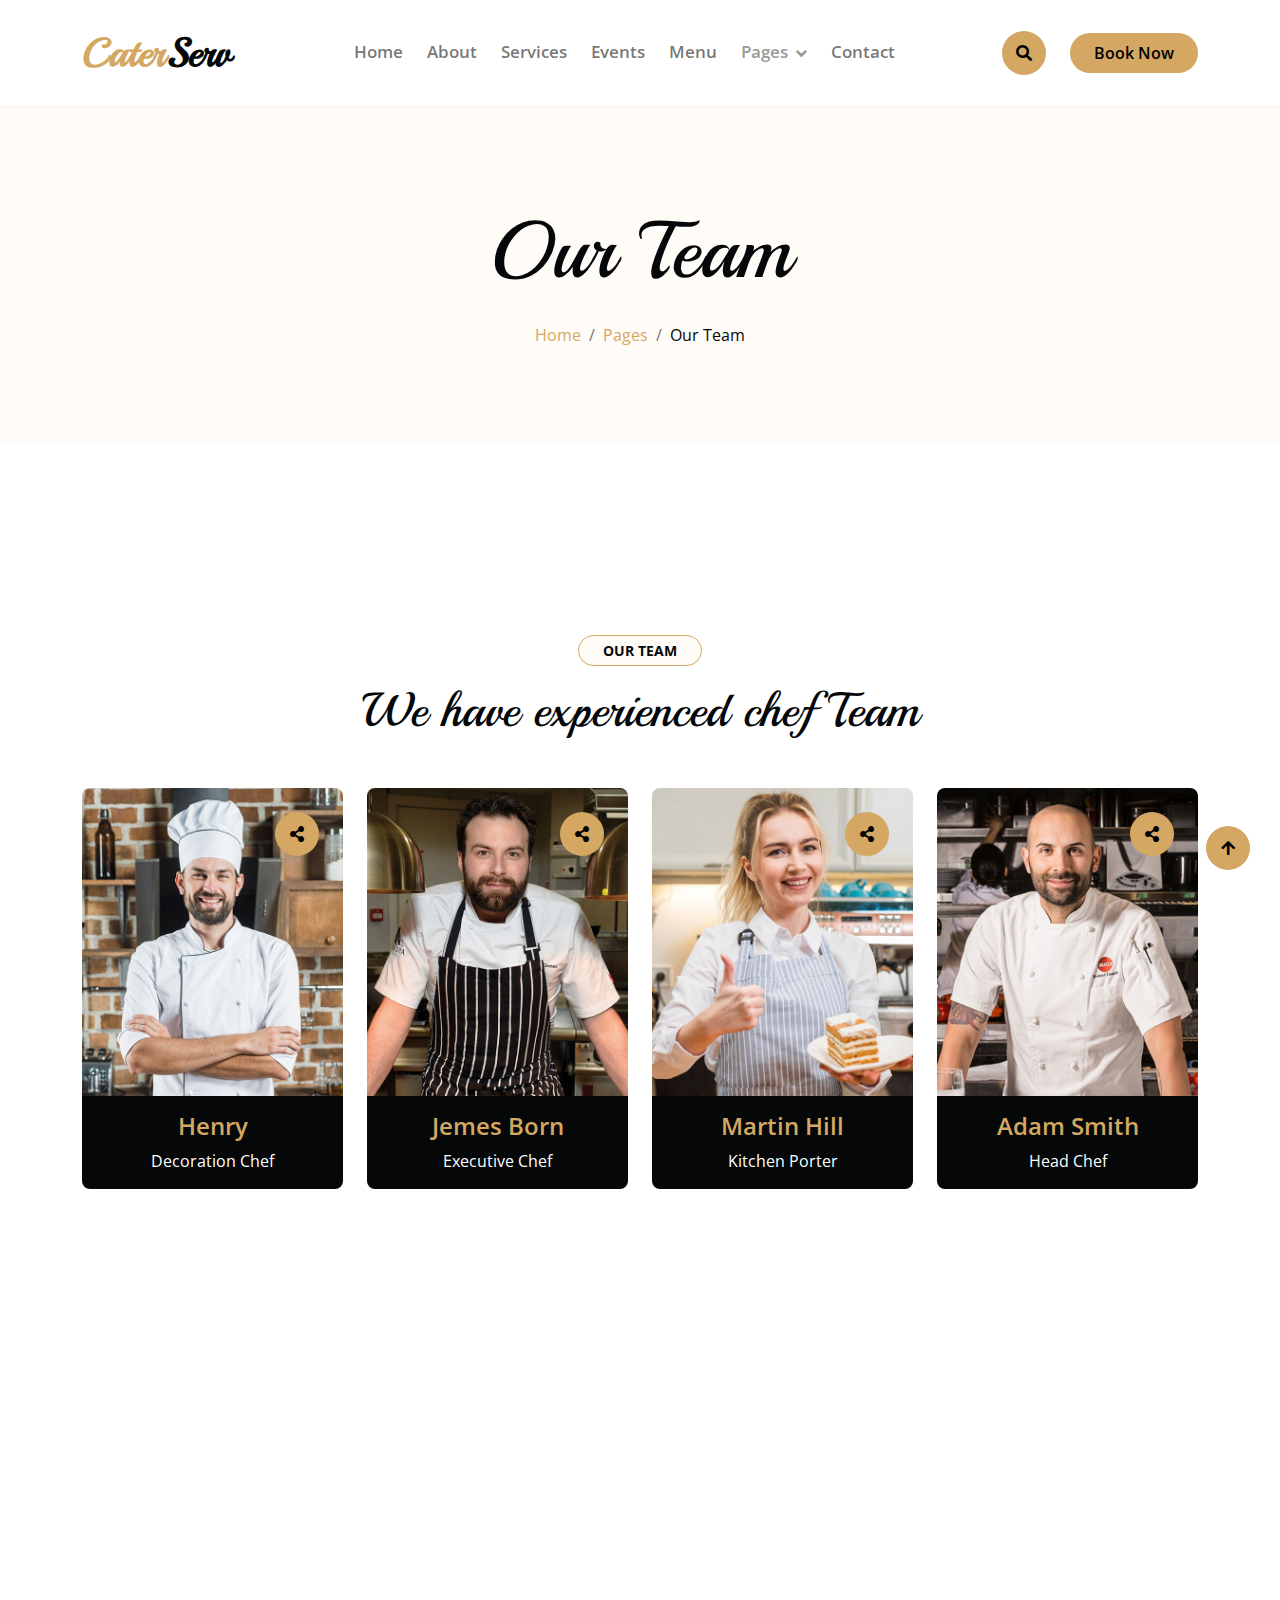
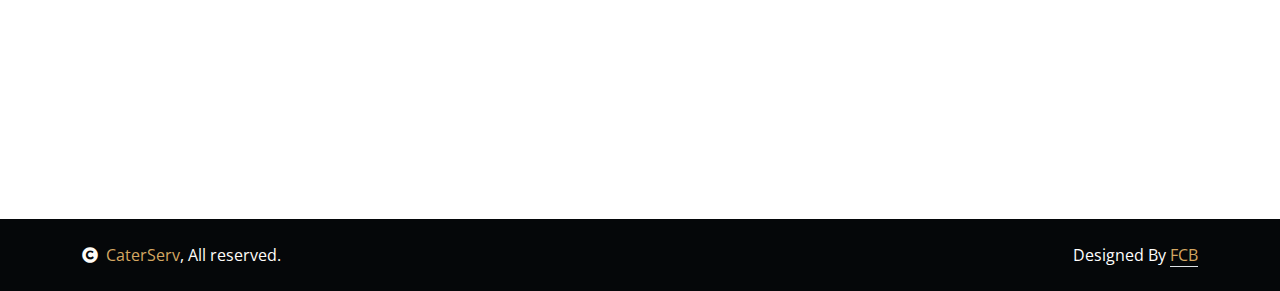
<file: team.html>
<!DOCTYPE html>
<html lang="en">

    <head>
        <meta charset="utf-8">
        <title>CaterServ</title>
        <meta content="width=device-width, initial-scale=1.0" name="viewport">
        <meta content="" name="keywords">
        <meta content="" name="description">

        <!-- Google Web Fonts -->
        <link rel="preconnect" href="https://fonts.googleapis.com">
        <link rel="preconnect" href="https://fonts.gstatic.com" crossorigin>
        <link href="https://fonts.googleapis.com/css2?family=Open+Sans:wght@400;600&family=Playball&display=swap" rel="stylesheet">

        <!-- Icon Font Stylesheet -->
        <link rel="stylesheet" href="https://use.fontawesome.com/releases/v5.15.4/css/all.css"/>
        <link href="https://cdn.jsdelivr.net/npm/bootstrap-icons@1.4.1/font/bootstrap-icons.css" rel="stylesheet">

        <!-- Libraries Stylesheet -->
        <link href="lib/animate/animate.min.css" rel="stylesheet">
        <link href="lib/lightbox/css/lightbox.min.css" rel="stylesheet">
        <link href="lib/owlcarousel/owl.carousel.min.css" rel="stylesheet">

        <!-- Customized Bootstrap Stylesheet -->
        <link href="css/bootstrap.min.css" rel="stylesheet">

        <!-- Template Stylesheet -->
        <link href="css/style.css" rel="stylesheet">
    </head>

    <body>

        <!-- Spinner Start -->
        <div id="spinner" class="show w-100 vh-100 bg-white position-fixed translate-middle top-50 start-50  d-flex align-items-center justify-content-center">
            <div class="spinner-grow text-primary" role="status"></div>
        </div>
        <!-- Spinner End -->


        <!-- Navbar start -->
        <div class="container-fluid nav-bar">
            <div class="container">
                <nav class="navbar navbar-light navbar-expand-lg py-4">
                    <a href="index.html" class="navbar-brand">
                        <h1 class="text-primary fw-bold mb-0">Cater<span class="text-dark">Serv</span> </h1>
                    </a>
                    <button class="navbar-toggler py-2 px-3" type="button" data-bs-toggle="collapse" data-bs-target="#navbarCollapse">
                        <span class="fa fa-bars text-primary"></span>
                    </button>
                    <div class="collapse navbar-collapse" id="navbarCollapse">
                        <div class="navbar-nav mx-auto">
                            <a href="index.html" class="nav-item nav-link">Home</a>
                            <a href="about.html" class="nav-item nav-link">About</a>
                            <a href="service.html" class="nav-item nav-link">Services</a>
                            <a href="event.html" class="nav-item nav-link">Events</a>
                            <a href="menu.html" class="nav-item nav-link">Menu</a>
                            <div class="nav-item dropdown">
                                <a href="#" class="nav-link dropdown-toggle active" data-bs-toggle="dropdown">Pages</a>
                                <div class="dropdown-menu bg-light">
                                    <a href="book.html" class="dropdown-item">Booking</a>
                                    <a href="blog.html" class="dropdown-item">Our Blog</a>
                                    <a href="team.html" class="dropdown-item active">Our Team</a>
                                    <a href="testimonial.html" class="dropdown-item">Testimonial</a>
                                    <a href="404.html" class="dropdown-item">404 Page</a>
                                </div>
                            </div>
                            <a href="contact.html" class="nav-item nav-link">Contact</a>
                        </div>
                        <button class="btn-search btn btn-primary btn-md-square me-4 rounded-circle d-none d-lg-inline-flex" data-bs-toggle="modal" data-bs-target="#searchModal"><i class="fas fa-search"></i></button>
                        <a href="" class="btn btn-primary py-2 px-4 d-none d-xl-inline-block rounded-pill">Book Now</a>
                    </div>
                </nav>
            </div>
        </div>
        <!-- Navbar End -->


        <!-- Modal Search Start -->
        <div class="modal fade" id="searchModal" tabindex="-1" aria-labelledby="exampleModalLabel" aria-hidden="true">
            <div class="modal-dialog modal-fullscreen">
                <div class="modal-content rounded-0">
                    <div class="modal-header">
                        <h5 class="modal-title" id="exampleModalLabel">Search by keyword</h5>
                        <button type="button" class="btn-close" data-bs-dismiss="modal" aria-label="Close"></button>
                    </div>
                    <div class="modal-body d-flex align-items-center">
                        <div class="input-group w-75 mx-auto d-flex">
                            <input type="search" class="form-control bg-transparent p-3" placeholder="keywords" aria-describedby="search-icon-1">
                            <span id="search-icon-1" class="input-group-text p-3"><i class="fa fa-search"></i></span>
                        </div>
                    </div>
                </div>
            </div>
        </div>
        <!-- Modal Search End -->


        <!-- Hero Start -->
        <div class="container-fluid bg-light py-6 my-6 mt-0">
            <div class="container text-center animated bounceInDown">
                <h1 class="display-1 mb-4">Our Team</h1>
                <ol class="breadcrumb justify-content-center mb-0 animated bounceInDown">
                    <li class="breadcrumb-item"><a href="#">Home</a></li>
                    <li class="breadcrumb-item"><a href="#">Pages</a></li>
                    <li class="breadcrumb-item text-dark" aria-current="page">Our Team</li>
                </ol>
            </div>
        </div>
        <!-- Hero End -->


        <!-- Team Start -->
        <div class="container-fluid team py-6">
            <div class="container">
                <div class="text-center wow bounceInUp" data-wow-delay="0.1s">
                    <small class="d-inline-block fw-bold text-dark text-uppercase bg-light border border-primary rounded-pill px-4 py-1 mb-3">Our Team</small>
                    <h1 class="display-5 mb-5">We have experienced chef Team</h1>
                </div>
                <div class="row g-4">
                    <div class="col-lg-3 col-md-6 wow bounceInUp" data-wow-delay="0.1s">
                        <div class="team-item rounded">
                            <img class="img-fluid rounded-top " src="img/team-1.jpg" alt="">
                            <div class="team-content text-center py-3 bg-dark rounded-bottom">
                                <h4 class="text-primary">Henry</h4>
                                <p class="text-white mb-0">Decoration Chef</p>
                            </div>
                            <div class="team-icon d-flex flex-column justify-content-center m-4">
                                <a class="share btn btn-primary btn-md-square rounded-circle mb-2" href=""><i class="fas fa-share-alt"></i></a>
                                <a class="share-link btn btn-primary btn-md-square rounded-circle mb-2" href=""><i class="fab fa-facebook-f"></i></a>
                                <a class="share-link btn btn-primary btn-md-square rounded-circle mb-2" href=""><i class="fab fa-twitter"></i></a>
                                <a class="share-link btn btn-primary btn-md-square rounded-circle mb-2" href=""><i class="fab fa-instagram"></i></a>
                            </div>
                        </div>
                    </div>
                    <div class="col-lg-3 col-md-6 wow bounceInUp" data-wow-delay="0.3s">
                        <div class="team-item rounded">
                            <img class="img-fluid rounded-top " src="img/team-2.jpg" alt="">
                            <div class="team-content text-center py-3 bg-dark rounded-bottom">
                                <h4 class="text-primary">Jemes Born</h4>
                                <p class="text-white mb-0">Executive Chef</p>
                            </div>
                            <div class="team-icon d-flex flex-column justify-content-center m-4">
                                <a class="share btn btn-primary btn-md-square rounded-circle mb-2" href=""><i class="fas fa-share-alt"></i></a>
                                <a class="share-link btn btn-primary btn-md-square rounded-circle mb-2" href=""><i class="fab fa-facebook-f"></i></a>
                                <a class="share-link btn btn-primary btn-md-square rounded-circle mb-2" href=""><i class="fab fa-twitter"></i></a>
                                <a class="share-link btn btn-primary btn-md-square rounded-circle mb-2" href=""><i class="fab fa-instagram"></i></a>
                            </div>
                        </div>
                    </div>
                    <div class="col-lg-3 col-md-6 wow bounceInUp" data-wow-delay="0.5s">
                        <div class="team-item rounded">
                            <img class="img-fluid rounded-top " src="img/team-3.jpg" alt="">
                            <div class="team-content text-center py-3 bg-dark rounded-bottom">
                                <h4 class="text-primary">Martin Hill</h4>
                                <p class="text-white mb-0">Kitchen Porter</p>
                            </div>
                            <div class="team-icon d-flex flex-column justify-content-center m-4">
                                <a class="share btn btn-primary btn-md-square rounded-circle mb-2" href=""><i class="fas fa-share-alt"></i></a>
                                <a class="share-link btn btn-primary btn-md-square rounded-circle mb-2" href=""><i class="fab fa-facebook-f"></i></a>
                                <a class="share-link btn btn-primary btn-md-square rounded-circle mb-2" href=""><i class="fab fa-twitter"></i></a>
                                <a class="share-link btn btn-primary btn-md-square rounded-circle mb-2" href=""><i class="fab fa-instagram"></i></a>
                            </div>
                        </div>
                    </div>
                    <div class="col-lg-3 col-md-6 wow bounceInUp" data-wow-delay="0.7s">
                        <div class="team-item rounded">
                            <img class="img-fluid rounded-top " src="img/team-4.jpg" alt="">
                            <div class="team-content text-center py-3 bg-dark rounded-bottom">
                                <h4 class="text-primary">Adam Smith</h4>
                                <p class="text-white mb-0">Head Chef</p>
                            </div>
                            <div class="team-icon d-flex flex-column justify-content-center m-4">
                                <a class="share btn btn-primary btn-md-square rounded-circle mb-2" href=""><i class="fas fa-share-alt"></i></a>
                                <a class="share-link btn btn-primary btn-md-square rounded-circle mb-2" href=""><i class="fab fa-facebook-f"></i></a>
                                <a class="share-link btn btn-primary btn-md-square rounded-circle mb-2" href=""><i class="fab fa-twitter"></i></a>
                                <a class="share-link btn btn-primary btn-md-square rounded-circle mb-2" href=""><i class="fab fa-instagram"></i></a>
                            </div>
                        </div>
                    </div>
                </div>
            </div>
        </div>
        <!-- Team End -->


        <!-- Footer Start -->
        <div class="container-fluid footer py-6 my-6 mb-0 bg-light wow bounceInUp" data-wow-delay="0.1s">
            <div class="container">
                <div class="row">
                    <div class="col-lg-3 col-md-6">
                        <div class="footer-item">
                            <h1 class="text-primary">Cater<span class="text-dark">Serv</span></h1>
                            <p class="lh-lg mb-4">There cursus massa at urnaaculis estieSed aliquamellus vitae ultrs condmentum leo massamollis its estiegittis miristum.</p>
                            <div class="footer-icon d-flex">
                                <a class="btn btn-primary btn-sm-square me-2 rounded-circle" href=""><i class="fab fa-facebook-f"></i></a>
                                <a class="btn btn-primary btn-sm-square me-2 rounded-circle" href=""><i class="fab fa-twitter"></i></a>
                                <a href="#" class="btn btn-primary btn-sm-square me-2 rounded-circle"><i class="fab fa-instagram"></i></a>
                                <a href="#" class="btn btn-primary btn-sm-square rounded-circle"><i class="fab fa-linkedin-in"></i></a>
                            </div>
                        </div>
                    </div>
                    <div class="col-lg-3 col-md-6">
                        <div class="footer-item">
                            <h4 class="mb-4">Special Facilities</h4>
                            <div class="d-flex flex-column align-items-start">
                                <a class="text-body mb-3" href=""><i class="fa fa-check text-primary me-2"></i>Cheese Burger</a>
                                <a class="text-body mb-3" href=""><i class="fa fa-check text-primary me-2"></i>Sandwich</a>
                                <a class="text-body mb-3" href=""><i class="fa fa-check text-primary me-2"></i>Panner Burger</a>
                                <a class="text-body mb-3" href=""><i class="fa fa-check text-primary me-2"></i>Special Sweets</a>
                            </div>
                        </div>
                    </div>
                    <div class="col-lg-3 col-md-6">
                        <div class="footer-item">
                            <h4 class="mb-4">Contact Us</h4>
                            <div class="d-flex flex-column align-items-start">
                                <p><i class="fa fa-map-marker-alt text-primary me-2"></i> 30 New Road, Onitsha</p>
                                <p><i class="fa fa-phone-alt text-primary me-2"></i> +234-704-787-2574</p>
                                <p><i class="fas fa-envelope text-primary me-2"></i> info@example.com</p>
                                <p><i class="fa fa-clock text-primary me-2"></i> 26/7 Hours Service</p>
                            </div>
                        </div>
                    </div>
                    <div class="col-lg-3 col-md-6">
                        <div class="footer-item">
                            <h4 class="mb-4">Social Gallery</h4>
                            <div class="row g-2">
                                <div class="col-4">
                                     <img src="img/menu-01.jpg" class="img-fluid rounded-circle border border-primary p-2" alt="">
                                </div>
                                <div class="col-4">
                                     <img src="img/menu-02.jpg" class="img-fluid rounded-circle border border-primary p-2" alt="">
                                </div>
                                <div class="col-4">
                                     <img src="img/menu-03.jpg" class="img-fluid rounded-circle border border-primary p-2" alt="">
                                </div>
                                <div class="col-4">
                                     <img src="img/menu-04.jpg" class="img-fluid rounded-circle border border-primary p-2" alt="">
                                </div>
                                <div class="col-4">
                                     <img src="img/menu-05.jpg" class="img-fluid rounded-circle border border-primary p-2" alt="">
                                </div>
                                <div class="col-4">
                                     <img src="img/menu-06.jpg" class="img-fluid rounded-circle border border-primary p-2" alt="">
                                </div>
                            </div>
                        </div>
                    </div>
                </div>
            </div>
        </div>
        <!-- Footer End -->


        <!-- Copyright Start -->
        <div class="container-fluid copyright bg-dark py-4">
            <div class="container">
                <div class="row">
                    <div class="col-md-6 text-center text-md-start mb-3 mb-md-0">
                        <span class="text-light"><a href="#"><i class="fas fa-copyright text-light me-2"></i>CaterServ</a>, All reserved.</span>
                    </div>
                    <div class="col-md-6 my-auto text-center text-md-end text-white">
                        Designed By <a class="border-bottom" href="https://htmlcodex.com">FCB</a>
                    </div>
                </div>
            </div>
        </div>
        <!-- Copyright End -->


        <!-- Back to Top -->
        <a href="#" class="btn btn-md-square btn-primary rounded-circle back-to-top"><i class="fa fa-arrow-up"></i></a>   

        
    <!-- JavaScript Libraries -->
    <script src="https://ajax.googleapis.com/ajax/libs/jquery/1.12.4/jquery.min.js"></script>
    <script src="https://cdn.jsdelivr.net/npm/bootstrap@5.0.0/dist/js/bootstrap.bundle.min.js"></script>
    <script src="lib/wow/wow.min.js"></script>
    <script src="lib/easing/easing.min.js"></script>
    <script src="lib/waypoints/waypoints.min.js"></script>
    <script src="lib/counterup/counterup.min.js"></script>
    <script src="lib/lightbox/js/lightbox.min.js"></script>
    <script src="lib/owlcarousel/owl.carousel.min.js"></script>

    <!-- Template Javascript -->
    <script src="js/main.js"></script>
    </body>

</html>
</file>
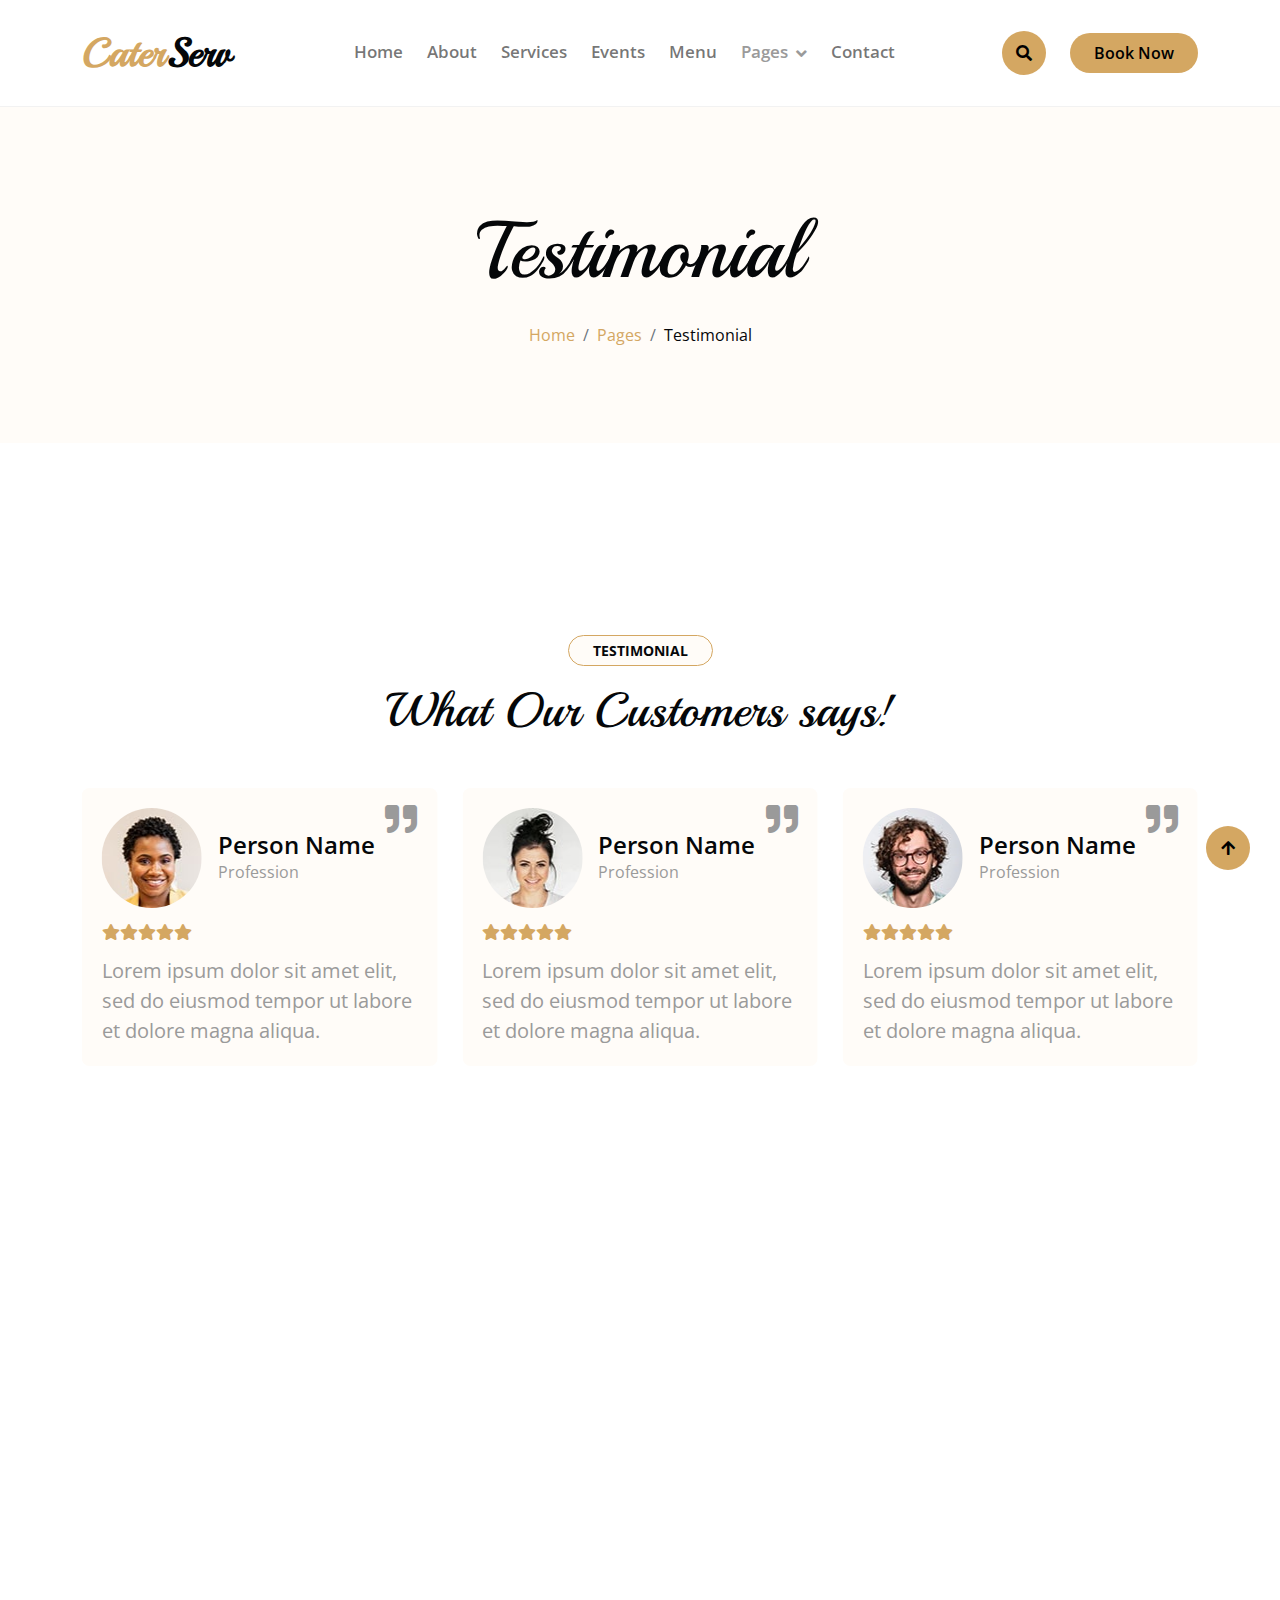
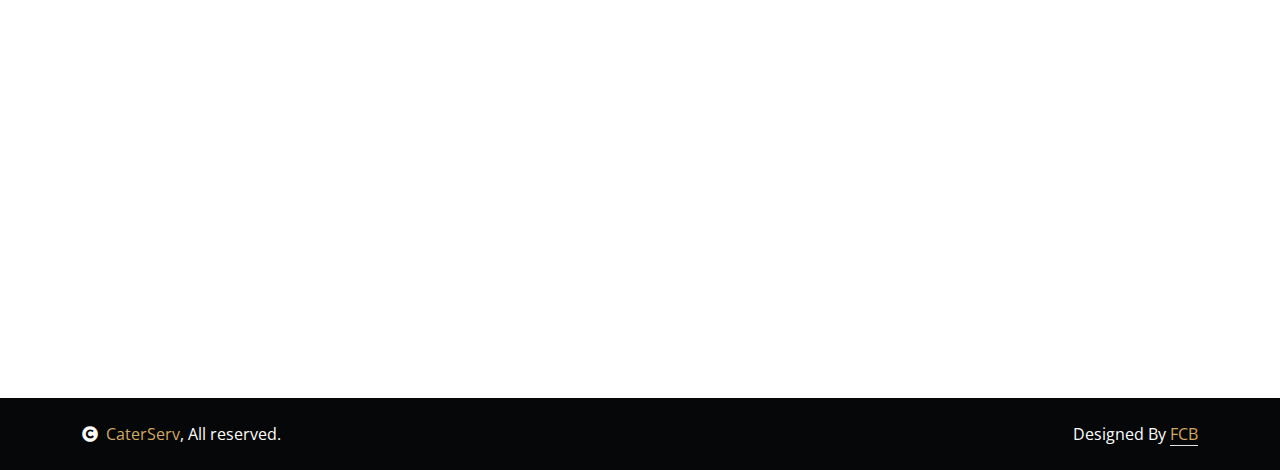
<file: testimonial.html>
<!DOCTYPE html>
<html lang="en">

    <head>
        <meta charset="utf-8">
        <title>CaterServ</title>
        <meta content="width=device-width, initial-scale=1.0" name="viewport">
        <meta content="" name="keywords">
        <meta content="" name="description">

        <!-- Google Web Fonts -->
        <link rel="preconnect" href="https://fonts.googleapis.com">
        <link rel="preconnect" href="https://fonts.gstatic.com" crossorigin>
        <link href="https://fonts.googleapis.com/css2?family=Open+Sans:wght@400;600&family=Playball&display=swap" rel="stylesheet">

        <!-- Icon Font Stylesheet -->
        <link rel="stylesheet" href="https://use.fontawesome.com/releases/v5.15.4/css/all.css"/>
        <link href="https://cdn.jsdelivr.net/npm/bootstrap-icons@1.4.1/font/bootstrap-icons.css" rel="stylesheet">

        <!-- Libraries Stylesheet -->
        <link href="lib/animate/animate.min.css" rel="stylesheet">
        <link href="lib/lightbox/css/lightbox.min.css" rel="stylesheet">
        <link href="lib/owlcarousel/owl.carousel.min.css" rel="stylesheet">

        <!-- Customized Bootstrap Stylesheet -->
        <link href="css/bootstrap.min.css" rel="stylesheet">

        <!-- Template Stylesheet -->
        <link href="css/style.css" rel="stylesheet">
    </head>

    <body>

        <!-- Spinner Start -->
        <div id="spinner" class="show w-100 vh-100 bg-white position-fixed translate-middle top-50 start-50  d-flex align-items-center justify-content-center">
            <div class="spinner-grow text-primary" role="status"></div>
        </div>
        <!-- Spinner End -->


        <!-- Navbar start -->
        <div class="container-fluid nav-bar">
            <div class="container">
                <nav class="navbar navbar-light navbar-expand-lg py-4">
                    <a href="index.html" class="navbar-brand">
                        <h1 class="text-primary fw-bold mb-0">Cater<span class="text-dark">Serv</span> </h1>
                    </a>
                    <button class="navbar-toggler py-2 px-3" type="button" data-bs-toggle="collapse" data-bs-target="#navbarCollapse">
                        <span class="fa fa-bars text-primary"></span>
                    </button>
                    <div class="collapse navbar-collapse" id="navbarCollapse">
                        <div class="navbar-nav mx-auto">
                            <a href="index.html" class="nav-item nav-link">Home</a>
                            <a href="about.html" class="nav-item nav-link">About</a>
                            <a href="service.html" class="nav-item nav-link">Services</a>
                            <a href="event.html" class="nav-item nav-link">Events</a>
                            <a href="menu.html" class="nav-item nav-link">Menu</a>
                            <div class="nav-item dropdown">
                                <a href="#" class="nav-link dropdown-toggle active" data-bs-toggle="dropdown">Pages</a>
                                <div class="dropdown-menu bg-light">
                                    <a href="book.html" class="dropdown-item">Booking</a>
                                    <a href="blog.html" class="dropdown-item">Our Blog</a>
                                    <a href="team.html" class="dropdown-item">Our Team</a>
                                    <a href="testimonial.html" class="dropdown-item active">Testimonial</a>
                                    <a href="404.html" class="dropdown-item">404 Page</a>
                                </div>
                            </div>
                            <a href="contact.html" class="nav-item nav-link">Contact</a>
                        </div>
                        <button class="btn-search btn btn-primary btn-md-square me-4 rounded-circle d-none d-lg-inline-flex" data-bs-toggle="modal" data-bs-target="#searchModal"><i class="fas fa-search"></i></button>
                        <a href="" class="btn btn-primary py-2 px-4 d-none d-xl-inline-block rounded-pill">Book Now</a>
                    </div>
                </nav>
            </div>
        </div>
        <!-- Navbar End -->


        <!-- Modal Search Start -->
        <div class="modal fade" id="searchModal" tabindex="-1" aria-labelledby="exampleModalLabel" aria-hidden="true">
            <div class="modal-dialog modal-fullscreen">
                <div class="modal-content rounded-0">
                    <div class="modal-header">
                        <h5 class="modal-title" id="exampleModalLabel">Search by keyword</h5>
                        <button type="button" class="btn-close" data-bs-dismiss="modal" aria-label="Close"></button>
                    </div>
                    <div class="modal-body d-flex align-items-center">
                        <div class="input-group w-75 mx-auto d-flex">
                            <input type="search" class="form-control bg-transparent p-3" placeholder="keywords" aria-describedby="search-icon-1">
                            <span id="search-icon-1" class="input-group-text p-3"><i class="fa fa-search"></i></span>
                        </div>
                    </div>
                </div>
            </div>
        </div>
        <!-- Modal Search End -->


        <!-- Hero Start -->
        <div class="container-fluid bg-light py-6 my-6 mt-0">
            <div class="container text-center animated bounceInDown">
                <h1 class="display-1 mb-4">Testimonial</h1>
                <ol class="breadcrumb justify-content-center mb-0 animated bounceInDown">
                    <li class="breadcrumb-item"><a href="#">Home</a></li>
                    <li class="breadcrumb-item"><a href="#">Pages</a></li>
                    <li class="breadcrumb-item text-dark" aria-current="page">Testimonial</li>
                </ol>
            </div>
        </div>
        <!-- Hero End -->


        <!-- Testimonial Start -->
        <div class="container-fluid py-6">
            <div class="container">
                <div class="text-center wow bounceInUp" data-wow-delay="0.1s">
                    <small class="d-inline-block fw-bold text-dark text-uppercase bg-light border border-primary rounded-pill px-4 py-1 mb-3">Testimonial</small>
                    <h1 class="display-5 mb-5">What Our Customers says!</h1>
                </div>
                <div class="owl-carousel owl-theme testimonial-carousel testimonial-carousel-1 mb-4 wow bounceInUp" data-wow-delay="0.1s">
                    <div class="testimonial-item rounded bg-light">
                        <div class="d-flex mb-3">
                            <img src="img/testimonial-1.jpg" class="img-fluid rounded-circle flex-shrink-0" alt="">
                            <div class="position-absolute" style="top: 15px; right: 20px;">
                                <i class="fa fa-quote-right fa-2x"></i>
                            </div>
                            <div class="ps-3 my-auto">
                                <h4 class="mb-0">Person Name</h4>
                                <p class="m-0">Profession</p>
                            </div>
                        </div>
                        <div class="testimonial-content">
                            <div class="d-flex">
                                <i class="fas fa-star text-primary"></i>
                                <i class="fas fa-star text-primary"></i>
                                <i class="fas fa-star text-primary"></i>
                                <i class="fas fa-star text-primary"></i>
                                <i class="fas fa-star text-primary"></i>
                            </div>
                            <p class="fs-5 m-0 pt-3">Lorem ipsum dolor sit amet elit, sed do eiusmod tempor ut labore et dolore magna aliqua.</p>
                        </div>
                    </div>
                    <div class="testimonial-item rounded bg-light">
                        <div class="d-flex mb-3">
                            <img src="img/testimonial-2.jpg" class="img-fluid rounded-circle flex-shrink-0" alt="">
                            <div class="position-absolute" style="top: 15px; right: 20px;">
                                <i class="fa fa-quote-right fa-2x"></i>
                            </div>
                            <div class="ps-3 my-auto">
                                <h4 class="mb-0">Person Name</h4>
                                <p class="m-0">Profession</p>
                            </div>
                        </div>
                        <div class="testimonial-content">
                            <div class="d-flex">
                                <i class="fas fa-star text-primary"></i>
                                <i class="fas fa-star text-primary"></i>
                                <i class="fas fa-star text-primary"></i>
                                <i class="fas fa-star text-primary"></i>
                                <i class="fas fa-star text-primary"></i>
                            </div>
                            <p class="fs-5 m-0 pt-3">Lorem ipsum dolor sit amet elit, sed do eiusmod tempor ut labore et dolore magna aliqua.</p>
                        </div>
                    </div>
                    <div class="testimonial-item rounded bg-light">
                        <div class="d-flex mb-3">
                            <img src="img/testimonial-3.jpg" class="img-fluid rounded-circle flex-shrink-0" alt="">
                            <div class="position-absolute" style="top: 15px; right: 20px;">
                                <i class="fa fa-quote-right fa-2x"></i>
                            </div>
                            <div class="ps-3 my-auto">
                                <h4 class="mb-0">Person Name</h4>
                                <p class="m-0">Profession</p>
                            </div>
                        </div>
                        <div class="testimonial-content">
                            <div class="d-flex">
                                <i class="fas fa-star text-primary"></i>
                                <i class="fas fa-star text-primary"></i>
                                <i class="fas fa-star text-primary"></i>
                                <i class="fas fa-star text-primary"></i>
                                <i class="fas fa-star text-primary"></i>
                            </div>
                            <p class="fs-5 m-0 pt-3">Lorem ipsum dolor sit amet elit, sed do eiusmod tempor ut labore et dolore magna aliqua.</p>
                        </div>
                    </div>
                    <div class="testimonial-item rounded bg-light">
                        <div class="d-flex mb-3">
                            <img src="img/testimonial-4.jpg" class="img-fluid rounded-circle flex-shrink-0" alt="">
                            <div class="position-absolute" style="top: 15px; right: 20px;">
                                <i class="fa fa-quote-right fa-2x"></i>
                            </div>
                            <div class="ps-3 my-auto">
                                <h4 class="mb-0">Person Name</h4>
                                <p class="m-0">Profession</p>
                            </div>
                        </div>
                        <div class="testimonial-content">
                            <div class="d-flex">
                                <i class="fas fa-star text-primary"></i>
                                <i class="fas fa-star text-primary"></i>
                                <i class="fas fa-star text-primary"></i>
                                <i class="fas fa-star text-primary"></i>
                                <i class="fas fa-star text-primary"></i>
                            </div>
                            <p class="fs-5 m-0 pt-3">Lorem ipsum dolor sit amet elit, sed do eiusmod tempor ut labore et dolore magna aliqua.</p>
                        </div>
                    </div>
                </div>
                <div class="owl-carousel testimonial-carousel testimonial-carousel-2 wow bounceInUp" data-wow-delay="0.3s">
                    <div class="testimonial-item rounded bg-light">
                        <div class="d-flex mb-3">
                            <img src="img/testimonial-1.jpg" class="img-fluid rounded-circle flex-shrink-0" alt="">
                            <div class="position-absolute" style="top: 15px; right: 20px;">
                                <i class="fa fa-quote-right fa-2x"></i>
                            </div>
                            <div class="ps-3 my-auto">
                                <h4 class="mb-0">Person Name</h4>
                                <p class="m-0">Profession</p>
                            </div>
                        </div>
                        <div class="testimonial-content">
                            <div class="d-flex">
                                <i class="fas fa-star text-primary"></i>
                                <i class="fas fa-star text-primary"></i>
                                <i class="fas fa-star text-primary"></i>
                                <i class="fas fa-star text-primary"></i>
                                <i class="fas fa-star text-primary"></i>
                            </div>
                            <p class="fs-5 m-0 pt-3">Lorem ipsum dolor sit amet elit, sed do eiusmod tempor ut labore et dolore magna aliqua.</p>
                        </div>
                    </div>
                    <div class="testimonial-item rounded bg-light">
                        <div class="d-flex mb-3">
                            <img src="img/testimonial-2.jpg" class="img-fluid rounded-circle flex-shrink-0" alt="">
                            <div class="position-absolute" style="top: 15px; right: 20px;">
                                <i class="fa fa-quote-right fa-2x"></i>
                            </div>
                            <div class="ps-3 my-auto">
                                <h4 class="mb-0">Person Name</h4>
                                <p class="m-0">Profession</p>
                            </div>
                        </div>
                        <div class="testimonial-content">
                            <div class="d-flex">
                                <i class="fas fa-star text-primary"></i>
                                <i class="fas fa-star text-primary"></i>
                                <i class="fas fa-star text-primary"></i>
                                <i class="fas fa-star text-primary"></i>
                                <i class="fas fa-star text-primary"></i>
                            </div>
                            <p class="fs-5 m-0 pt-3">Lorem ipsum dolor sit amet elit, sed do eiusmod tempor ut labore et dolore magna aliqua.</p>
                        </div>
                    </div>
                    <div class="testimonial-item rounded bg-light">
                        <div class="d-flex mb-3">
                            <img src="img/testimonial-3.jpg" class="img-fluid rounded-circle flex-shrink-0" alt="">
                            <div class="position-absolute" style="top: 15px; right: 20px;">
                                <i class="fa fa-quote-right fa-2x"></i>
                            </div>
                            <div class="ps-3 my-auto">
                                <h4 class="mb-0">Person Name</h4>
                                <p class="m-0">Profession</p>
                            </div>
                        </div>
                        <div class="testimonial-content">
                            <div class="d-flex">
                                <i class="fas fa-star text-primary"></i>
                                <i class="fas fa-star text-primary"></i>
                                <i class="fas fa-star text-primary"></i>
                                <i class="fas fa-star text-primary"></i>
                                <i class="fas fa-star text-primary"></i>
                            </div>
                            <p class="fs-5 m-0 pt-3">Lorem ipsum dolor sit amet elit, sed do eiusmod tempor ut labore et dolore magna aliqua.</p>
                        </div>
                    </div>
                    <div class="testimonial-item rounded bg-light">
                        <div class="d-flex mb-3">
                            <img src="img/testimonial-4.jpg" class="img-fluid rounded-circle flex-shrink-0" alt="">
                            <div class="position-absolute" style="top: 15px; right: 20px;">
                                <i class="fa fa-quote-right fa-2x"></i>
                            </div>
                            <div class="ps-3 my-auto">
                                <h4 class="mb-0">Person Name</h4>
                                <p class="m-0">Profession</p>
                            </div>
                        </div>
                        <div class="testimonial-content">
                            <div class="d-flex">
                                <i class="fas fa-star text-primary"></i>
                                <i class="fas fa-star text-primary"></i>
                                <i class="fas fa-star text-primary"></i>
                                <i class="fas fa-star text-primary"></i>
                                <i class="fas fa-star text-primary"></i>
                            </div>
                            <p class="fs-5 m-0 pt-3">Lorem ipsum dolor sit amet elit, sed do eiusmod tempor ut labore et dolore magna aliqua.</p>
                        </div>
                    </div>
                </div>
            </div>
        </div>
        <!-- Testimonial End -->


        <!-- Footer Start -->
        <div class="container-fluid footer py-6 my-6 mb-0 bg-light wow bounceInUp" data-wow-delay="0.1s">
            <div class="container">
                <div class="row">
                    <div class="col-lg-3 col-md-6">
                        <div class="footer-item">
                            <h1 class="text-primary">Cater<span class="text-dark">Serv</span></h1>
                            <p class="lh-lg mb-4">There cursus massa at urnaaculis estieSed aliquamellus vitae ultrs condmentum leo massamollis its estiegittis miristum.</p>
                            <div class="footer-icon d-flex">
                                <a class="btn btn-primary btn-sm-square me-2 rounded-circle" href=""><i class="fab fa-facebook-f"></i></a>
                                <a class="btn btn-primary btn-sm-square me-2 rounded-circle" href=""><i class="fab fa-twitter"></i></a>
                                <a href="#" class="btn btn-primary btn-sm-square me-2 rounded-circle"><i class="fab fa-instagram"></i></a>
                                <a href="#" class="btn btn-primary btn-sm-square rounded-circle"><i class="fab fa-linkedin-in"></i></a>
                            </div>
                        </div>
                    </div>
                    <div class="col-lg-3 col-md-6">
                        <div class="footer-item">
                            <h4 class="mb-4">Special Facilities</h4>
                            <div class="d-flex flex-column align-items-start">
                                <a class="text-body mb-3" href=""><i class="fa fa-check text-primary me-2"></i>Cheese Burger</a>
                                <a class="text-body mb-3" href=""><i class="fa fa-check text-primary me-2"></i>Sandwich</a>
                                <a class="text-body mb-3" href=""><i class="fa fa-check text-primary me-2"></i>Panner Burger</a>
                                <a class="text-body mb-3" href=""><i class="fa fa-check text-primary me-2"></i>Special Sweets</a>
                            </div>
                        </div>
                    </div>
                    <div class="col-lg-3 col-md-6">
                        <div class="footer-item">
                            <h4 class="mb-4">Contact Us</h4>
                            <div class="d-flex flex-column align-items-start">
                                <p><i class="fa fa-map-marker-alt text-primary me-2"></i> 30 New Road, Onitsha</p>
                                <p><i class="fa fa-phone-alt text-primary me-2"></i> +234-704-787-2574</p>
                                <p><i class="fas fa-envelope text-primary me-2"></i> info@example.com</p>
                                <p><i class="fa fa-clock text-primary me-2"></i> 26/7 Hours Service</p>
                            </div>
                        </div>
                    </div>
                    <div class="col-lg-3 col-md-6">
                        <div class="footer-item">
                            <h4 class="mb-4">Social Gallery</h4>
                            <div class="row g-2">
                                <div class="col-4">
                                     <img src="img/menu-01.jpg" class="img-fluid rounded-circle border border-primary p-2" alt="">
                                </div>
                                <div class="col-4">
                                     <img src="img/menu-02.jpg" class="img-fluid rounded-circle border border-primary p-2" alt="">
                                </div>
                                <div class="col-4">
                                     <img src="img/menu-03.jpg" class="img-fluid rounded-circle border border-primary p-2" alt="">
                                </div>
                                <div class="col-4">
                                     <img src="img/menu-04.jpg" class="img-fluid rounded-circle border border-primary p-2" alt="">
                                </div>
                                <div class="col-4">
                                     <img src="img/menu-05.jpg" class="img-fluid rounded-circle border border-primary p-2" alt="">
                                </div>
                                <div class="col-4">
                                     <img src="img/menu-06.jpg" class="img-fluid rounded-circle border border-primary p-2" alt="">
                                </div>
                            </div>
                        </div>
                    </div>
                </div>
            </div>
        </div>
        <!-- Footer End -->


        <!-- Copyright Start -->
        <div class="container-fluid copyright bg-dark py-4">
            <div class="container">
                <div class="row">
                    <div class="col-md-6 text-center text-md-start mb-3 mb-md-0">
                        <span class="text-light"><a href="#"><i class="fas fa-copyright text-light me-2"></i>CaterServ</a>, All reserved.</span>
                    </div>
                    <div class="col-md-6 my-auto text-center text-md-end text-white">
                        Designed By <a class="border-bottom" href="https://htmlcodex.com">FCB</a>
                    </div>
                </div>
            </div>
        </div>
        <!-- Copyright End -->


        <!-- Back to Top -->
        <a href="#" class="btn btn-md-square btn-primary rounded-circle back-to-top"><i class="fa fa-arrow-up"></i></a>   

        
    <!-- JavaScript Libraries -->
    <script src="https://ajax.googleapis.com/ajax/libs/jquery/1.12.4/jquery.min.js"></script>
    <script src="https://cdn.jsdelivr.net/npm/bootstrap@5.0.0/dist/js/bootstrap.bundle.min.js"></script>
    <script src="lib/wow/wow.min.js"></script>
    <script src="lib/easing/easing.min.js"></script>
    <script src="lib/waypoints/waypoints.min.js"></script>
    <script src="lib/counterup/counterup.min.js"></script>
    <script src="lib/lightbox/js/lightbox.min.js"></script>
    <script src="lib/owlcarousel/owl.carousel.min.js"></script>

    <!-- Template Javascript -->
    <script src="js/main.js"></script>
    </body>

</html>
</file>
<file: css/style.css>
/*** Spinner Start ***/
#spinner {
    opacity: 0;
    visibility: hidden;
    transition: opacity .8s ease-out, visibility 0s linear .5s;
    z-index: 99999;
 }

 #spinner.show {
     transition: opacity .8s ease-out, visibility 0s linear .0s;
     visibility: visible;
     opacity: 1;
 }
/*** Spinner End ***/


.back-to-top {
    position: fixed;
    right: 30px;
    bottom: 30px;
    z-index: 99;
}

h1, h2, h3, .h1, .h2, .h3 {
    font-weight: 400 !important;
    font-family: 'Playball', cursive !important;
}

h4, h5, h6, .h4, .h5, .h6 {
    font-weight: 600 !important;
    font-family: 'Open Sans', sans-serif !important;
}

.my-6 {
    margin-top: 6rem;
    margin-bottom: 6rem;
}

.py-6 {
    padding-top: 6rem;
    padding-bottom: 6rem;
}

.wow,
.animated {
    animation-duration: 2s !important;
}


/*** Button Start ***/
.btn.btn-primary {
    border: 0;
}

.btn.btn-primary:hover {
    background: var(--bs-dark) !important;
    color: var(--bs-primary) !important;
}

.btn {
    font-weight: 600;
    transition: .5s;
}

.btn-square {
    width: 32px;
    height: 32px;
}

.btn-sm-square {
    width: 38px;
    height: 38px;
}

.btn-md-square {
    width: 44px;
    height: 44px;
}

.btn-lg-square {
    width: 56px;
    height: 56px;
}

.btn-square,
.btn-sm-square,
.btn-md-square,
.btn-lg-square {
    padding: 0;
    display: flex;
    align-items: center;
    justify-content: center;
    font-weight: normal;
}
/*** Button End ***/


/*** Navbar Start ***/
.nav-bar {
    background: var(--bs-light);
    border-bottom: 1px solid rgba(0, 0, 0, .05);
}

.navbar .navbar-nav .nav-link {
    padding: 10px 12px;
    font-weight: 600;
    font-size: 17px;
    transition: .5s;
}

.navbar .navbar-nav .nav-link:hover,
.navbar .navbar-nav .nav-link.active {
    color: var(--bs-primary);
}

.navbar .dropdown-toggle::after {
    border: none;
    content: "\f107";
    font-family: "Font Awesome 5 Free";
    font-weight: 700;
    vertical-align: middle;
    margin-left: 8px;
}

@media (min-width: 1200px) {
    .navbar .nav-item .dropdown-menu {
        display: block;
        visibility: hidden;
        top: 100%;
        transform: rotateX(-75deg);
        transform-origin: 0% 0%;
        transition: .5s;
        opacity: 0;
    }
    
    .navbar .nav-item:hover .dropdown-menu {
        transform: rotateX(0deg);
        visibility: visible;
        opacity: 1;
    }
}

.dropdown .dropdown-menu a:hover {
    background: var(--bs-primary);
    color: var(--bs-white);
}

#searchModal .modal-content {
    background-color: rgba(255, 255, 255, .95);
}
/*** Navbar End ***/


/*** Events Start ***/
.event .tab-class .nav-item a.active {
    background: var(--bs-primary) !important;
}

.event .event-img .event-overlay {
    position: absolute;
    width: 100%;
    height: 100%;
    top: 0;
    left: 0;
    background: rgba(212, 167, 98, 0.7);
    border-radius: 8px;
    transition: 0.5s;
    opacity: 0;
    z-index: 1;
}

.event .event-img:hover .event-overlay {
    opacity: 1;
}
/*** Events End ***/


/*** service start ***/
.service .service-item {
    position: relative;
    height: 100%;
    border-radius: 8px;
    box-shadow: 0 0 45px rgba(0, 0, 0, .08);
}

.service-content::after {
    position: absolute;
    content: "";
    width: 100%;
    height: 0;
    top: 0;
    left: 0;
    bottom: auto;
    background: var(--bs-primary);
    border-radius: 8px;
    transition: 1s;
}

.service-item:hover .service-content::after {
    height: 100%;
    opacity: 1;
}

.service-item .service-content-icon {
    position: relative;
    z-index: 2;
}

.service-item .service-content-icon i,
.service-item .service-content-icon p {
    transition: 1s;
}

.service-item:hover .service-content-icon i {
    color: var(--bs-dark) !important;
}

.service-item:hover .service-content-icon p {
    color: var(--bs-white);
}

.service-item:hover .service-content-icon a.btn-primary {
    background: var(--bs-white);
    color: var(--bs-dark);
}

.service-item .service-content-icon a.btn-primary {
    transition: 1s !important;
}
/*** Services End ***/


/*** Menu Start ***/
.menu .nav-item a.active {
    background: var(--bs-primary) !important;
}

.menu .menu-item .border-bottom {
    border-bottom-style: dashed !important;
}
/*** Menu End ***/


/*** Youtube Video start ***/
.video {
    position: relative;
    height: 100%;
    min-height: 400px;
    background: linear-gradient(rgba(254, 218, 154, 0.1), rgba(254, 218, 154, 0.1)), url(../img/fact.jpg);
    background-position: center center;
    background-repeat: no-repeat;
    background-size: cover;
    border-radius: 8px;
}

.video .btn-play {
    position: absolute;
    z-index: 3;
    top: 50%;
    left: 50%;
    transform: translateX(-50%) translateY(-50%);
    box-sizing: content-box;
    display: block;
    width: 32px;
    height: 44px;
    border-radius: 50%;
    border: none;
    outline: none;
    padding: 18px 20px 18px 28px;
}

.video .btn-play:before {
    content: "";
    position: absolute;
    z-index: 0;
    left: 50%;
    top: 50%;
    transform: translateX(-50%) translateY(-50%);
    display: block;
    width: 100px;
    height: 100px;
    background: var(--bs-primary);
    border-radius: 50%;
    animation: pulse-border 1500ms ease-out infinite;
}

.video .btn-play:after {
    content: "";
    position: absolute;
    z-index: 1;
    left: 50%;
    top: 50%;
    transform: translateX(-50%) translateY(-50%);
    display: block;
    width: 100px;
    height: 100px;
    background: var(--bs-white);
    border-radius: 50%;
    transition: all 200ms;
}

.video .btn-play img {
    position: relative;
    z-index: 3;
    max-width: 100%;
    width: auto;
    height: auto;
}

.video .btn-play span {
    display: block;
    position: relative;
    z-index: 3;
    width: 0;
    height: 0;
    border-left: 32px solid var(--bs-dark);
    border-top: 22px solid transparent;
    border-bottom: 22px solid transparent;
}

@keyframes pulse-border {
    0% {
        transform: translateX(-50%) translateY(-50%) translateZ(0) scale(1);
        opacity: 1;
    }

    100% {
        transform: translateX(-50%) translateY(-50%) translateZ(0) scale(1.5);
        opacity: 0;
    }
}

#videoModal {
    z-index: 99999;
}

#videoModal .modal-dialog {
    position: relative;
    max-width: 800px;
    margin: 60px auto 0 auto;
}

#videoModal .modal-body {
    position: relative;
    padding: 0px;
}

#videoModal .close {
    position: absolute;
    width: 30px;
    height: 30px;
    right: 0px;
    top: -30px;
    z-index: 999;
    font-size: 30px;
    font-weight: normal;
    color: #FFFFFF;
    background: #000000;
    opacity: 1;
}
/*** Youtube Video End ***/


/*** Blog Start ***/
.blog-item {
    position: relative;
}

.blog-item img {
    transition: 0.5s;
}

.blog-item:hover img {
    transform: scale(1.3)
}

.blog-item .blog-content {
    position: relative;
    transform: translateY(-50%);
    box-shadow: 0 0 45px rgba(0, 0, 0, .08);
}

.blog-item .blog-content a.btn h5 {
    transition: 0.5s;
}

.blog-item:hover .blog-content a.btn h5 {
    color: var(--bs-primary) !important;
}
/*** Blog End ***/


/*** Team Start ***/
.team-item {
    width: 100%;
    height: 100%;
    position: relative;
}

.team-item .team-icon {
    position: absolute;
    top: 0;
    right: 0;
}

.team-item .team-icon .share-link {
    opacity: 0;
    transition: 0.9s;
}

.team-item:hover .share-link {
    opacity: 1;
}

.team-item .team-content {
    transition: 0.9s;
}

.team-item:hover .team-content {
    background: var(--bs-primary) !important;
    color: var(--bs-dark) !important;
}

.team-item .team-content h4,
.team-item .team-content p {
    transition: 0.5s;
}

.team-item:hover .team-content h4 {
    color: var(--bs-dark) !important;
}

.team-item:hover .team-content p {
    color: var(--bs-white);
}
/*** Team End ***/


/*** testimonial Start ***/
.testimonial-item {
    border: 1px solid var(--bs-primary);
    padding: 20px 20px;
}

.testimonial-carousel .owl-item img {
    width: 100px;
    height: 100px;
}

.testimonial-carousel.owl-rtl .testimonial-item {
    direction: ltr !important;
}
/*** testimonial End ***/


/*** Contact start ***/
.contact-form {
    box-shadow: 0 0 45px rgba(0, 0, 0, .08);
}

/*** Contact End ***/


/*** Footer Start ***/
.footer .footer-item a.text-body:hover {
    color: var(--bs-primary) !important;
}
/*** Footer End ***/
</file>
